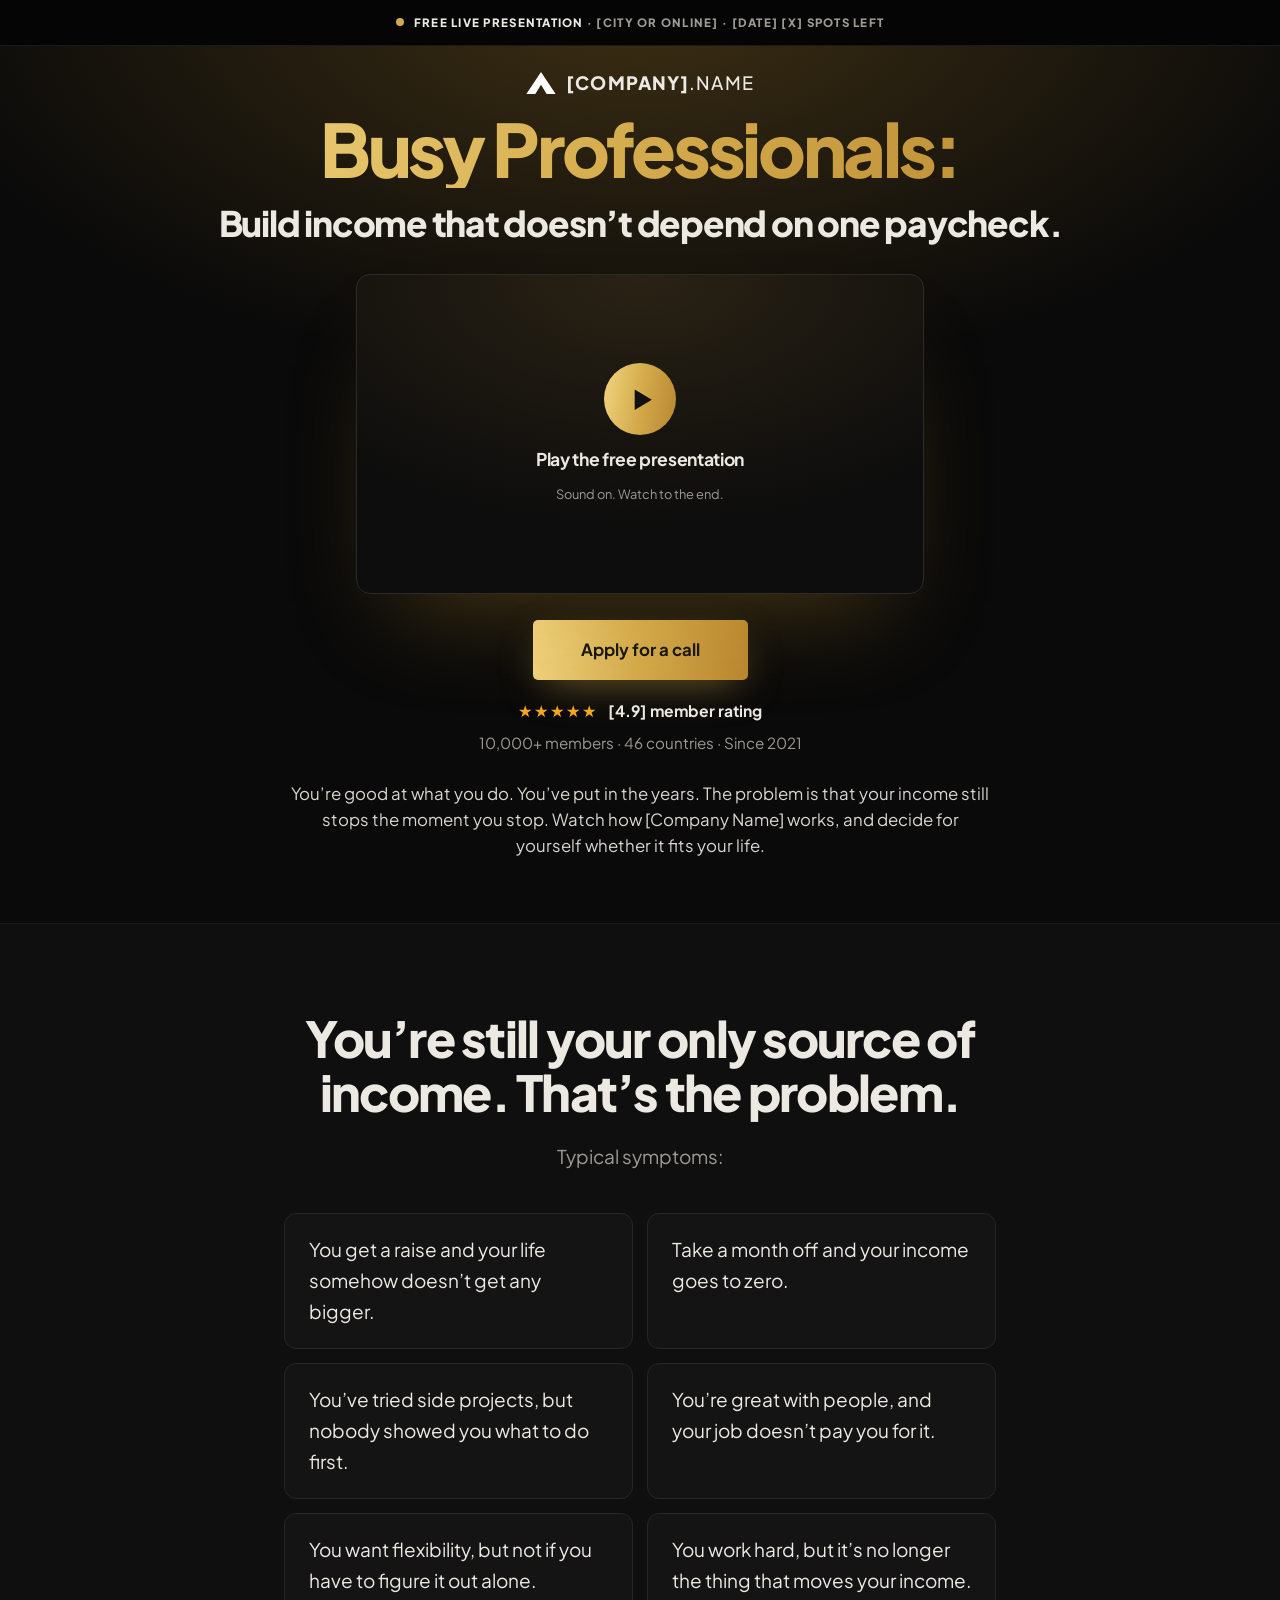
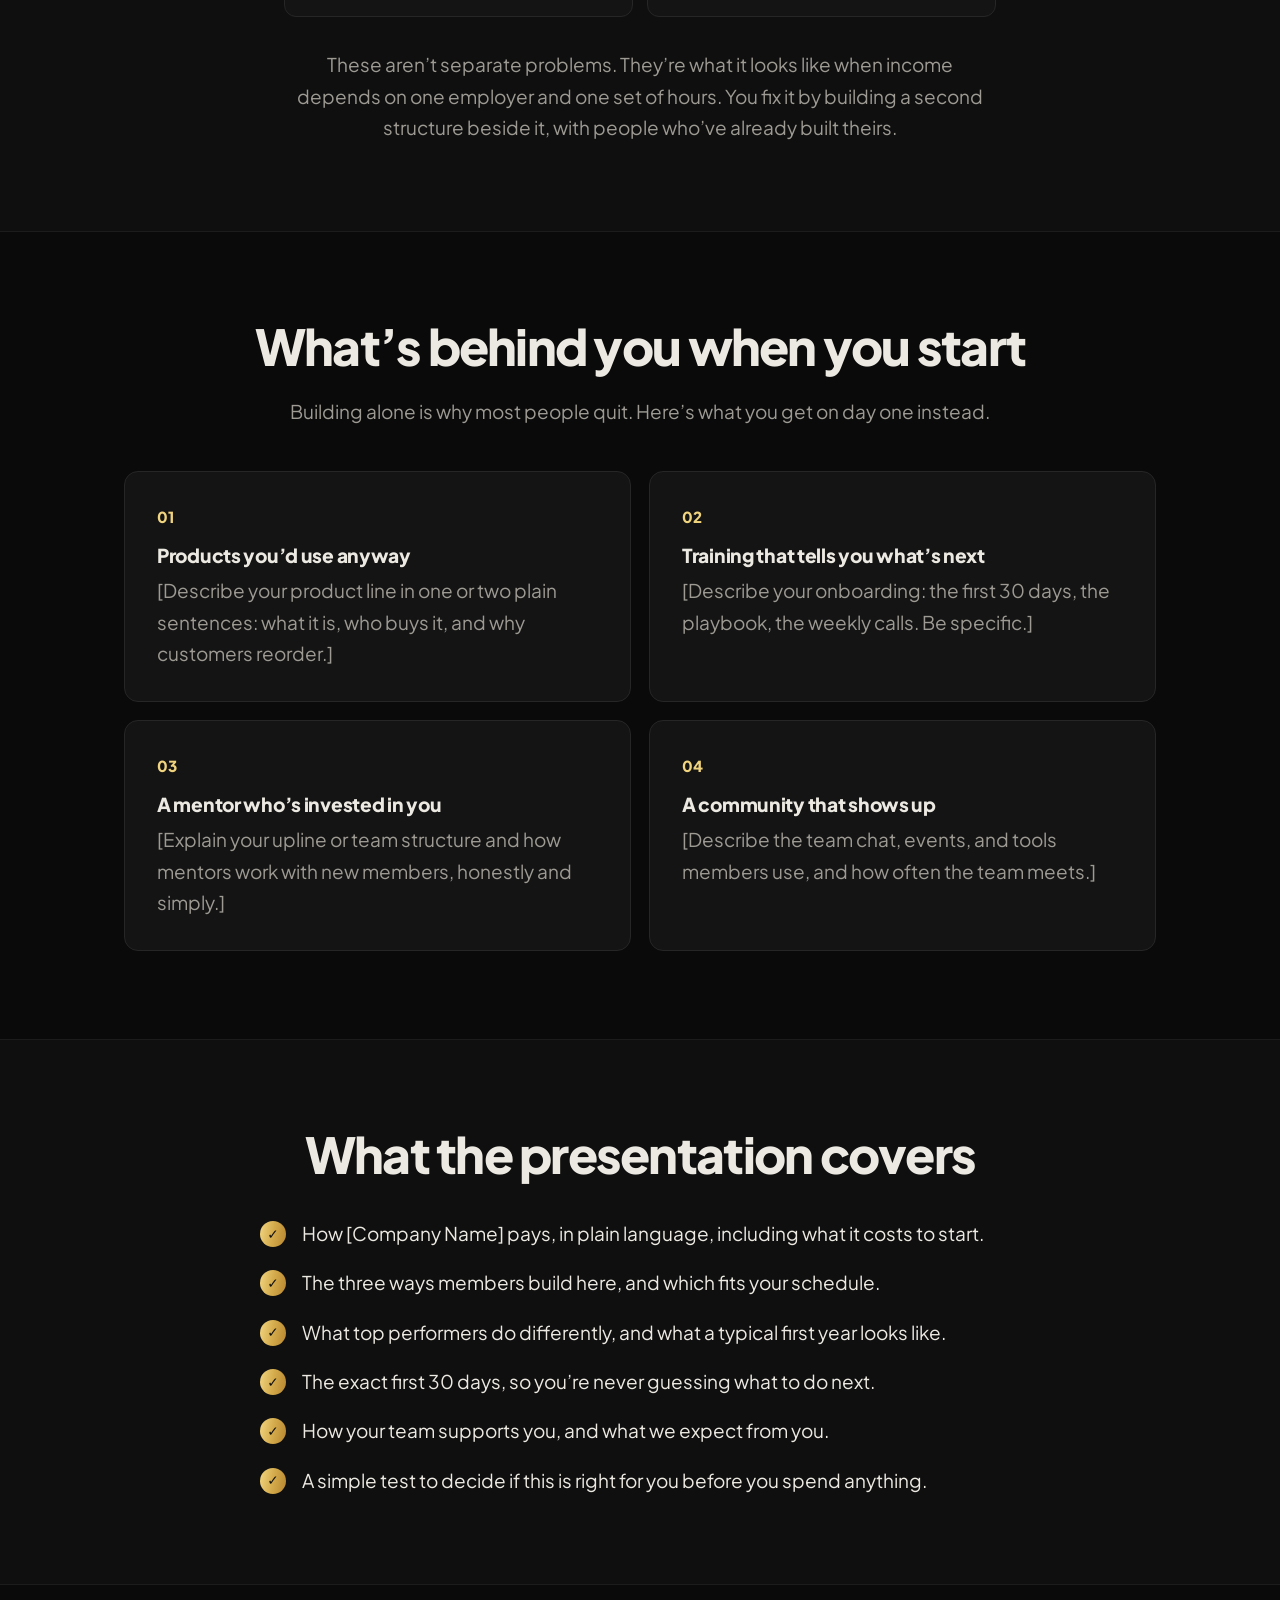
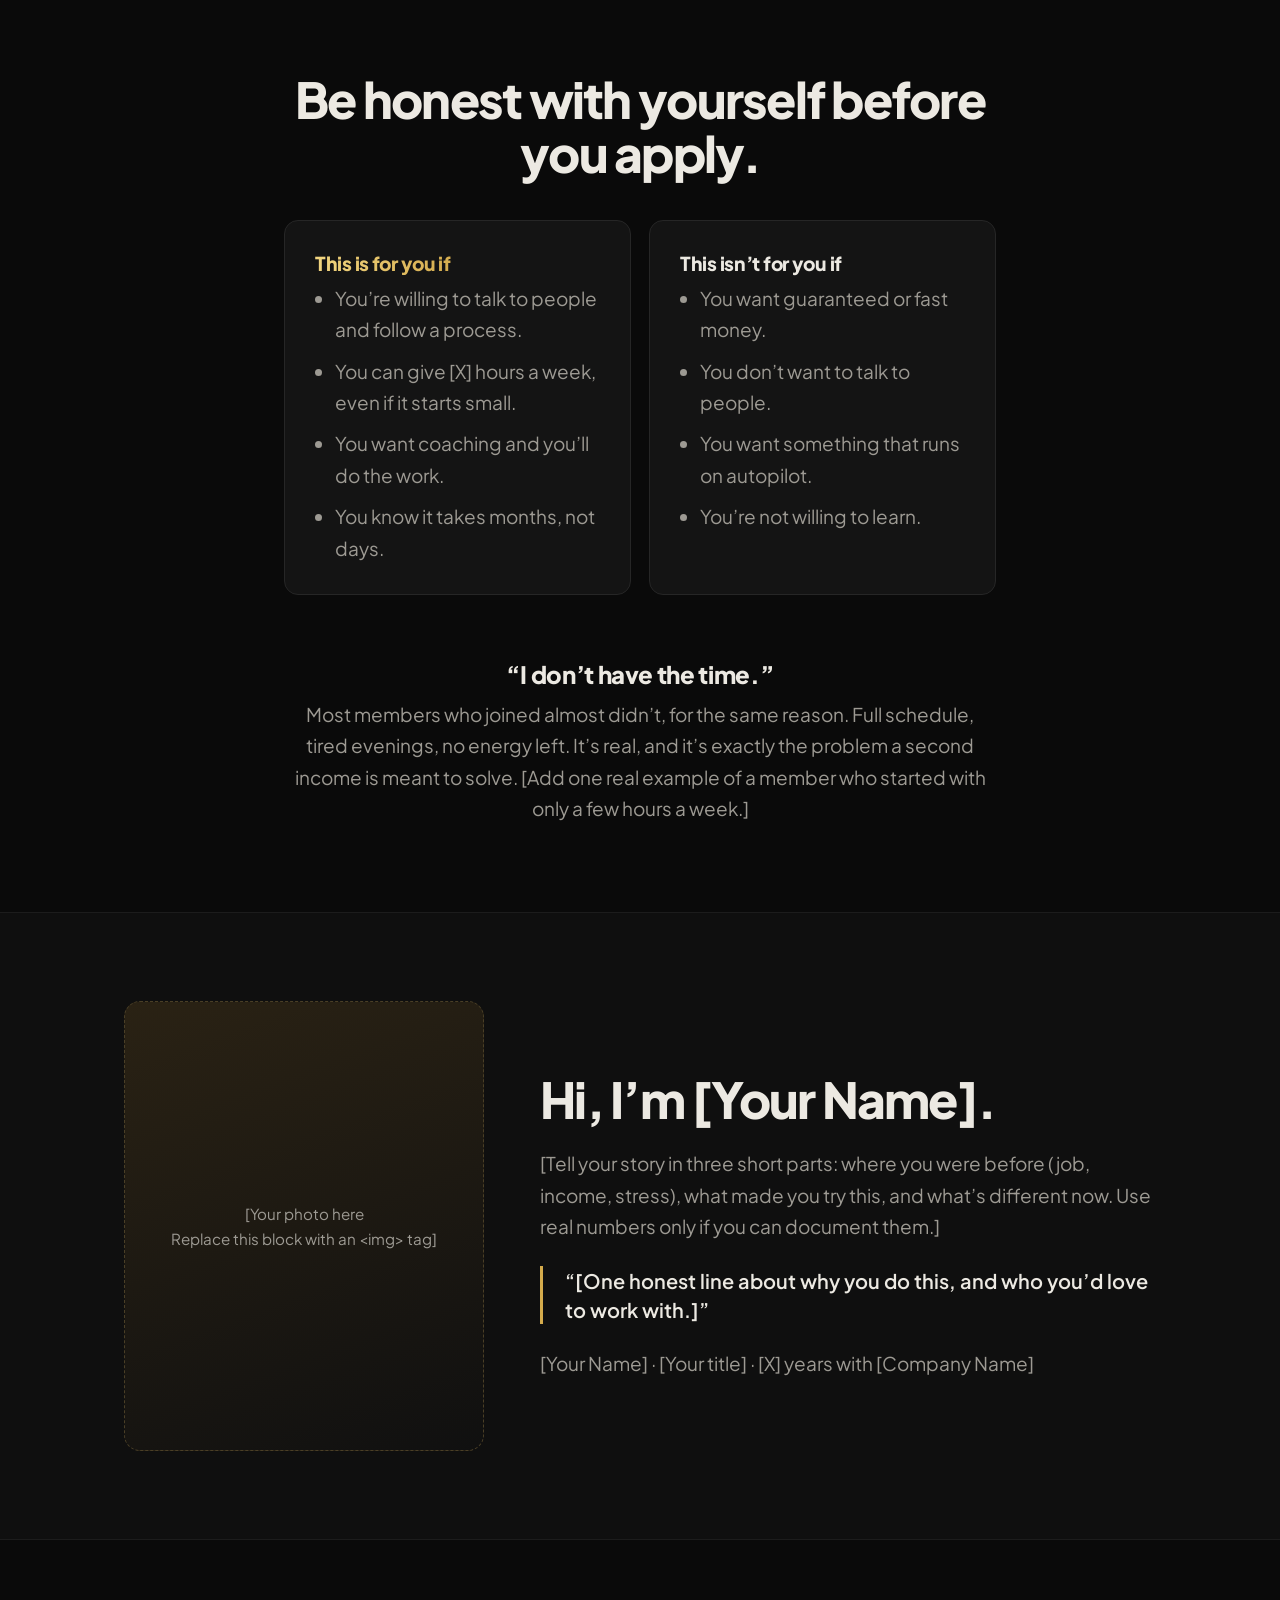
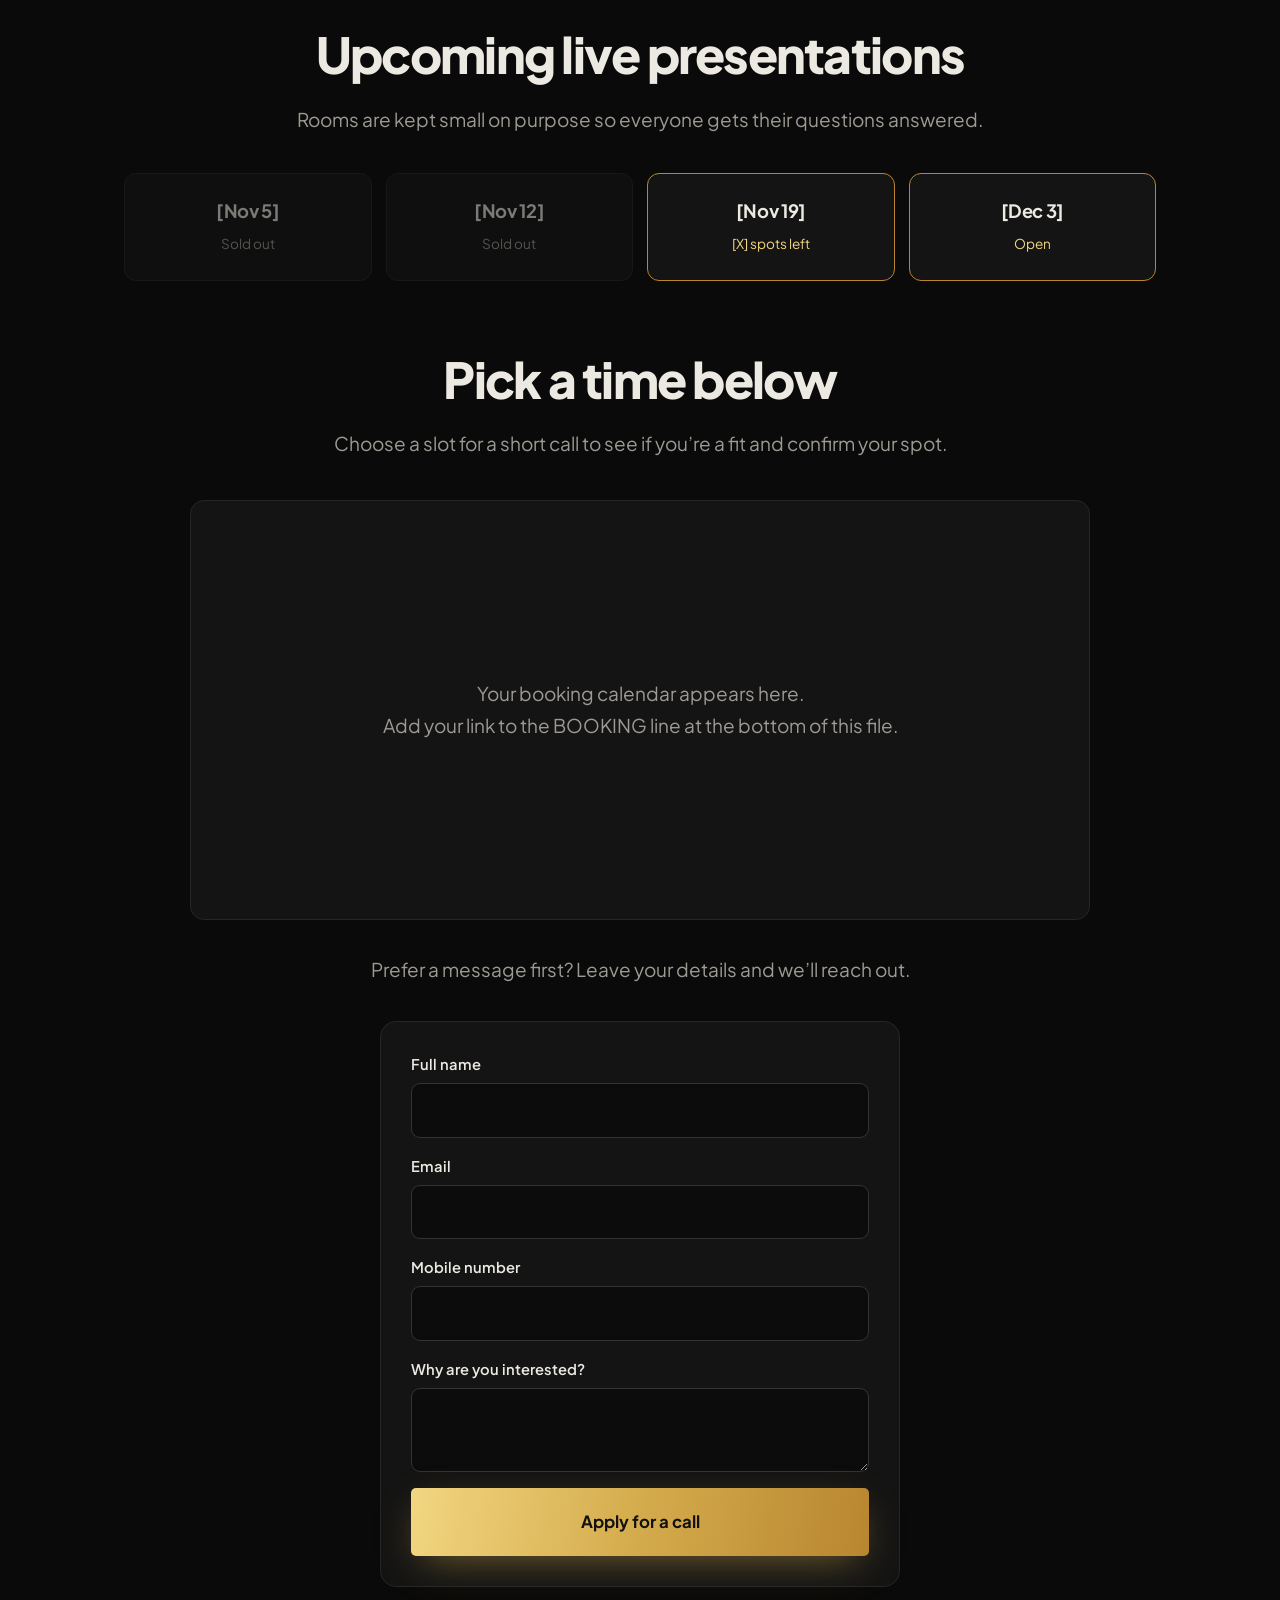
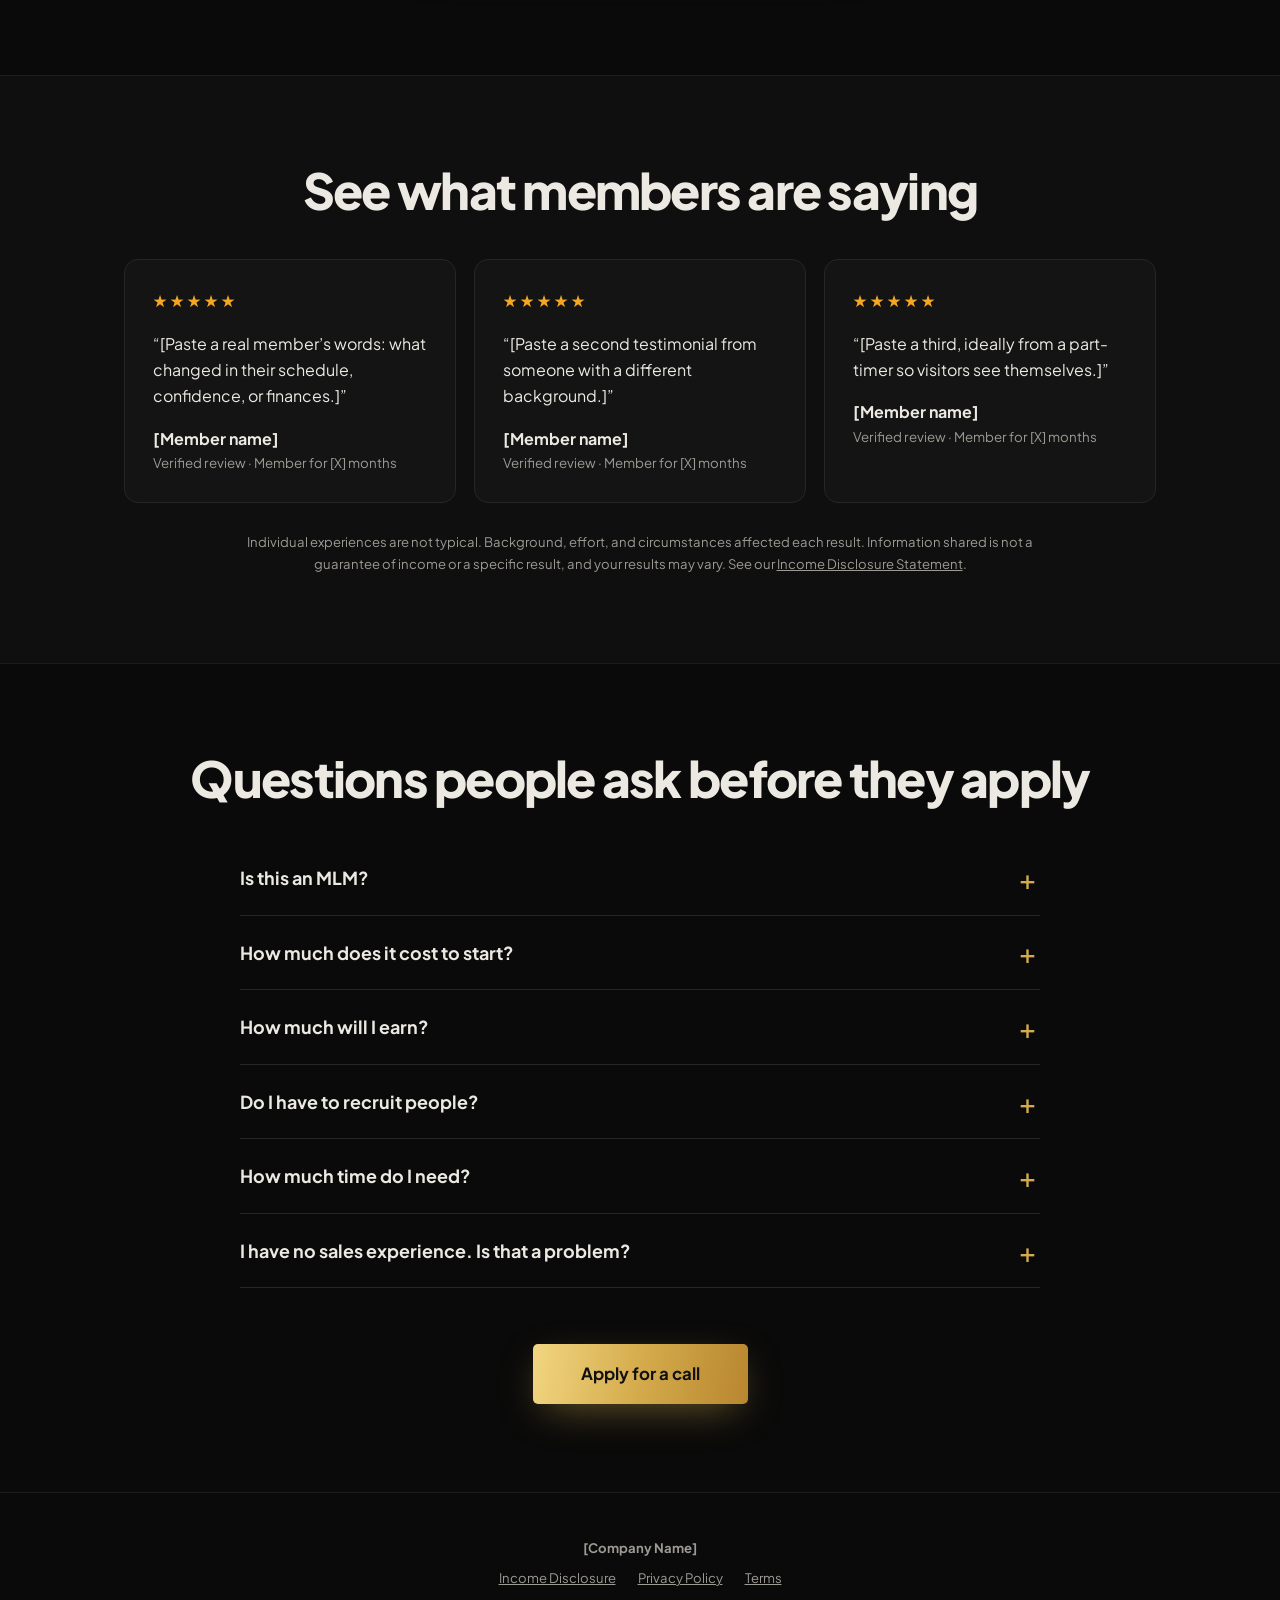
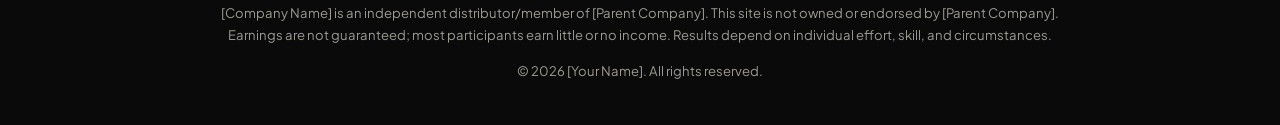
<file: index.html>
<!DOCTYPE html>
<html lang="en">
<head>
<meta charset="utf-8">
<meta name="viewport" content="width=device-width, initial-scale=1">
<title>XENTRA · Free Business Presentation</title>
<meta name="description" content="Watch the free presentation: how [Company Name] works, who it’s for, and what it really takes to build income with a team behind you.">
<link rel="preconnect" href="https://fonts.googleapis.com">
<link rel="preconnect" href="https://fonts.gstatic.com" crossorigin>
<link href="https://fonts.googleapis.com/css2?family=Plus+Jakarta+Sans:wght@400;500;600;700;800&display=swap" rel="stylesheet">
<!--
  REPLACE everything in [square brackets]: company, name, costs, dates, testimonials, links.
  VIDEO: paste your link into the VIDEO line in the script at the bottom.
  BOOKING: paste your Cal.com or Calendly link into the BOOKING line.
  FORM: point the <form action> at your form service (Formspree, Netlify Forms...).
-->
<style>
:root{
  --bg:#0a0a0a; --card:#141414; --line:#262626; --text:#ece9e2; --muted:#9d9a93;
  --g1:#f2d681; --g2:#d4ab4c; --g3:#b8862f;
  --gold:linear-gradient(100deg,var(--g1) 0%,var(--g2) 50%,var(--g3) 100%);
  color-scheme:dark;
}
*{box-sizing:border-box;margin:0}
html{scroll-padding-top:20px}
@media (prefers-reduced-motion:no-preference){html{scroll-behavior:smooth}}
body{background:var(--bg);color:var(--text);font-family:"Plus Jakarta Sans",system-ui,sans-serif;font-size:19px;line-height:1.65;-webkit-font-smoothing:antialiased;
  background-image:radial-gradient(ellipse 80% 520px at 50% 0,rgba(176,130,40,.30),transparent 72%);background-repeat:no-repeat}
a{color:inherit}
:focus-visible{outline:3px solid var(--g2);outline-offset:3px;border-radius:4px}
.wrap{max-width:1080px;margin:0 auto;padding:0 24px}
.narrow{max-width:760px}
section{padding:88px 0}
.c{text-align:center}.c p{margin-inline:auto}
h1,h2,h3{font-weight:800;line-height:1.08;letter-spacing:-.035em}
h2{font-size:clamp(2rem,4.6vw,3.1rem);margin-bottom:22px}
h3{font-size:1.2rem;letter-spacing:-.015em;line-height:1.25;margin-bottom:8px}
.goldtext{background:var(--gold);-webkit-background-clip:text;background-clip:text;color:transparent}
.muted{color:var(--muted)}

/* announcement bar */
.ann{position:sticky;top:0;z-index:50;transition:transform .35s cubic-bezier(.4,0,.2,1);background:#050505;border-bottom:1px solid #1a1a1a;text-align:center;padding:13px 16px;font-size:.72rem;font-weight:800;letter-spacing:.11em;text-transform:uppercase}
.ann i{display:inline-block;width:8px;height:8px;border-radius:50%;background:var(--g2);margin-right:10px;vertical-align:1px}
.ann span{color:var(--muted)}
.ann.hide{transform:translateY(-100%)}
@media (prefers-reduced-motion:reduce){.ann{transition:none}}

/* hero */
.hero{padding:22px 0 64px;text-align:center}
.logo{display:inline-flex;align-items:center;gap:10px;font-weight:800;font-size:1.15rem;letter-spacing:.06em;text-transform:uppercase;text-decoration:none}
.logo svg{width:30px;fill:#fff}
.logo small{font-weight:500;font-size:inherit}
h1{font-size:clamp(2.4rem,7vw,4.6rem);margin-top:6px;letter-spacing:-.045em}
.hsub{font-size:clamp(1.35rem,3vw,2.2rem);font-weight:800;letter-spacing:-.035em;margin:6px 0 22px}
.frame{position:relative;aspect-ratio:16/9;width:min(100%,clamp(380px,calc((100vh - 580px) * 1.7778),640px));width:min(100%,clamp(380px,calc((100svh - 580px) * 1.7778),640px));margin:0 auto;border-radius:14px;overflow:hidden;background:radial-gradient(120% 120% at 50% 0,#2a2214 0%,#0d0d0d 65%);border:1px solid #2b2b2b;box-shadow:0 50px 100px -40px rgba(190,140,40,.35)}
.frame iframe,.frame video{position:absolute;inset:0;width:100%;height:100%;border:0;background:#000}
.play{position:absolute;inset:0;width:100%;display:flex;flex-direction:column;align-items:center;justify-content:center;gap:10px;background:none;border:0;color:var(--text);font:inherit;cursor:pointer;padding:24px}
.disc{width:clamp(56px,9vw,72px);aspect-ratio:1;border-radius:50%;background:var(--gold);display:grid;place-items:center;transition:transform .2s}
.play:hover .disc{transform:scale(1.07)}
.play svg{width:38%;fill:#111;margin-left:7%}
.play strong{font-size:clamp(.95rem,2vw,1.1rem);letter-spacing:-.02em}
.hint{color:var(--muted);font-size:.8rem}
.btn{display:inline-block;background:var(--gold);color:#111;font:inherit;font-weight:700;font-size:1.05rem;padding:16px 48px;border-radius:5px;text-decoration:none;border:0;cursor:pointer;box-shadow:0 12px 40px -12px rgba(212,171,76,.55);transition:transform .15s,filter .15s}
.btn:hover{filter:brightness(1.1);transform:translateY(-2px)}
.hero .btn{margin-top:26px}
.rate{margin-top:18px;font-weight:700;font-size:.98rem}
.rate b{color:#f5a623;letter-spacing:2px;margin-right:10px}
.cnt{color:var(--muted);font-size:.95rem;margin-top:6px}
.intro{margin-top:26px;font-size:1.05rem;line-height:1.55;color:#d9d6cf;max-width:700px;margin-inline:auto}

/* cards / lists */
.symp{display:grid;grid-template-columns:1fr 1fr;gap:14px;margin-top:40px;list-style:none;padding:0;text-align:left}
.symp li{background:var(--card);border:1px solid var(--line);border-radius:12px;padding:20px 24px}
.sys{display:grid;grid-template-columns:1fr 1fr;gap:18px;margin-top:44px;text-align:left}
.sys div{background:var(--card);border:1px solid var(--line);border-radius:14px;padding:32px}
.sys em{display:block;font-style:normal;font-weight:800;font-size:.95rem;margin-bottom:14px}
.sys p{color:var(--muted)}
.alt{background:#0f0f0f;border-block:1px solid #1c1c1c}
.learn{list-style:none;padding:0;max-width:760px;margin:36px auto 0;display:grid;gap:18px;text-align:left}
.learn li{position:relative;padding-left:42px}
.learn li::before{content:"✓";position:absolute;left:0;top:3px;width:26px;height:26px;border-radius:50%;background:var(--gold);color:#111;font-weight:800;font-size:.85rem;display:grid;place-items:center}
.fit{display:grid;grid-template-columns:1fr 1fr;gap:18px;margin-top:40px;text-align:left}
.fit>div{background:var(--card);border:1px solid var(--line);border-radius:14px;padding:30px}
.fit ul{padding-left:20px;display:grid;gap:10px;color:var(--muted)}

/* host */
.host{display:grid;grid-template-columns:minmax(220px,360px) 1fr;gap:56px;align-items:center;text-align:left}
.photo{aspect-ratio:4/5;border-radius:16px;background:linear-gradient(160deg,#2a2214,#101010);border:1px dashed #4a3f26;display:grid;place-items:center;color:var(--muted);text-align:center;padding:20px;font-size:.95rem}
blockquote{font-size:1.25rem;font-weight:600;line-height:1.45;border-left:3px solid var(--g2);padding-left:22px;margin:24px 0;color:var(--text)}

/* dates */
.dates{display:grid;grid-template-columns:repeat(4,1fr);gap:14px;margin-top:38px}
.date{background:var(--card);border:1px solid var(--line);border-radius:12px;padding:22px 14px;text-decoration:none}
.date b{display:block;font-size:1.15rem;letter-spacing:-.02em}
.date span{font-size:.85rem;color:var(--muted)}
.date.open{border-color:var(--g3)}.date.open span{color:var(--g1)}
.date.out{opacity:.5}
.book{max-width:900px;margin:40px auto 0;min-height:420px;border:1px solid var(--line);border-radius:14px;background:var(--card);display:grid;place-items:center;overflow:hidden;color:var(--muted);padding:24px}
.book iframe{width:100%;height:640px;border:0}

/* reviews + faq */
.cards{display:grid;grid-template-columns:repeat(3,1fr);gap:18px;margin-top:42px;text-align:left}
.card{background:var(--card);border:1px solid var(--line);border-radius:14px;padding:28px;display:flex;flex-direction:column;gap:16px;font-size:1rem}
.stars{color:#f5a623;letter-spacing:3px}
.card small{display:block;color:var(--muted)}
.fine{color:var(--muted);font-size:.82rem;margin-top:28px;max-width:80ch}
.faq{max-width:800px;margin:36px auto 0;text-align:left}
details{border-bottom:1px solid var(--line)}
summary{list-style:none;cursor:pointer;font-weight:700;font-size:1.12rem;padding:22px 40px 22px 0;position:relative}
summary::-webkit-details-marker{display:none}
summary::after{content:"+";position:absolute;right:4px;top:50%;translate:0 -50%;font-size:1.7rem;color:var(--g2);font-weight:500}
details[open] summary::after{content:"–"}
details p{color:var(--muted);padding:0 0 24px}
form{max-width:520px;margin:36px auto 0;background:var(--card);border:1px solid var(--line);border-radius:16px;padding:30px;display:grid;gap:16px;text-align:left}
label{display:grid;gap:7px;font-weight:600;font-size:.92rem}
input,textarea{font:inherit;background:#0c0c0c;color:var(--text);border:1px solid #333;border-radius:9px;padding:14px 16px;width:100%}
textarea{min-height:84px;resize:vertical}
form .btn{width:100%;padding:20px}
footer{padding:44px 0;border-top:1px solid #1c1c1c;color:var(--muted);font-size:.82rem;text-align:center}
footer p{max-width:86ch;margin:14px auto 0}
footer nav{display:flex;gap:22px;justify-content:center;flex-wrap:wrap;margin-top:8px}

@media (max-width:820px){
  body{font-size:17px}
  section{padding:60px 0}
  .symp,.sys,.fit,.host,.cards{grid-template-columns:1fr}
  .host{gap:32px}
  .dates{grid-template-columns:1fr 1fr}
  .btn{padding:20px 34px}
  .ann{font-size:.64rem}
}
</style>
</head>
<body>

<div class="ann"><i></i>Free live presentation <span>· [City or Online] · [Date] [X] spots left</span></div>

<main>
<!-- HERO -->
<section class="hero">
  <div class="wrap">
    <a class="logo" href="#top"><svg viewBox="0 0 40 30" aria-hidden="true"><path d="M20 0 40 30H28L20 17 12 30H0z"/></svg><span>[Company]<small>.Name</small></span></a>
    <h1 class="goldtext">Busy Professionals:</h1>
    <p class="hsub">Build income that doesn’t depend on one paycheck.</p>

    <div class="frame" id="frame">
      <button class="play" id="play" type="button" aria-label="Play the business presentation">
        <span class="disc"><svg viewBox="0 0 24 24" aria-hidden="true"><path d="M5 3v18l15-9z"/></svg></span>
        <strong>Play the free presentation</strong>
        <span class="hint" id="hint">Sound on. Watch to the end.</span>
      </button>
    </div>

    <a class="btn" href="#apply">Apply for a call</a>
    <p class="rate"><b>★★★★★</b>[4.9] member rating</p>
    <p class="cnt">10,000+ members · 46 countries · Since 2021</p>

    <p class="intro">You’re good at what you do. You’ve put in the years. The problem is that your income still stops the moment you stop. Watch how [Company Name] works, and decide for yourself whether it fits your life.</p>
  </div>
</section>

<!-- PROBLEM -->
<section class="alt c">
  <div class="wrap narrow">
    <h2>You’re still your only source of income. That’s the problem.</h2>
    <p class="muted">Typical symptoms:</p>
    <ul class="symp">
      <li>You get a raise and your life somehow doesn’t get any bigger.</li>
      <li>Take a month off and your income goes to zero.</li>
      <li>You’ve tried side projects, but nobody showed you what to do first.</li>
      <li>You’re great with people, and your job doesn’t pay you for it.</li>
      <li>You want flexibility, but not if you have to figure it out alone.</li>
      <li>You work hard, but it’s no longer the thing that moves your income.</li>
    </ul>
    <p class="muted" style="margin-top:32px">These aren’t separate problems. They’re what it looks like when income depends on one employer and one set of hours. You fix it by building a second structure beside it, with people who’ve already built theirs.</p>
  </div>
</section>

<!-- FOUR PILLARS -->
<section class="c">
  <div class="wrap">
    <h2>What’s behind you when you start</h2>
    <p class="muted">Building alone is why most people quit. Here’s what you get on day one instead.</p>
    <div class="sys">
      <div><em class="goldtext">01</em><h3>Products you’d use anyway</h3><p>[Describe your product line in one or two plain sentences: what it is, who buys it, and why customers reorder.]</p></div>
      <div><em class="goldtext">02</em><h3>Training that tells you what’s next</h3><p>[Describe your onboarding: the first 30 days, the playbook, the weekly calls. Be specific.]</p></div>
      <div><em class="goldtext">03</em><h3>A mentor who’s invested in you</h3><p>[Explain your upline or team structure and how mentors work with new members, honestly and simply.]</p></div>
      <div><em class="goldtext">04</em><h3>A community that shows up</h3><p>[Describe the team chat, events, and tools members use, and how often the team meets.]</p></div>
    </div>
  </div>
</section>

<!-- WHAT IT COVERS -->
<section class="alt c">
  <div class="wrap">
    <h2>What the presentation covers</h2>
    <ul class="learn">
      <li>How [Company Name] pays, in plain language, including what it costs to start.</li>
      <li>The three ways members build here, and which fits your schedule.</li>
      <li>What top performers do differently, and what a typical first year looks like.</li>
      <li>The exact first 30 days, so you’re never guessing what to do next.</li>
      <li>How your team supports you, and what we expect from you.</li>
      <li>A simple test to decide if this is right for you before you spend anything.</li>
    </ul>
  </div>
</section>

<!-- FIT + OBJECTION -->
<section class="c">
  <div class="wrap narrow">
    <h2>Be honest with yourself before you apply.</h2>
    <div class="fit">
      <div><h3 class="goldtext">This is for you if</h3><ul><li>You’re willing to talk to people and follow a process.</li><li>You can give [X] hours a week, even if it starts small.</li><li>You want coaching and you’ll do the work.</li><li>You know it takes months, not days.</li></ul></div>
      <div><h3>This isn’t for you if</h3><ul><li>You want guaranteed or fast money.</li><li>You don’t want to talk to people.</li><li>You want something that runs on autopilot.</li><li>You’re not willing to learn.</li></ul></div>
    </div>
    <h3 style="margin-top:64px;font-size:1.5rem">“I don’t have the time.”</h3>
    <p class="muted" style="margin-top:10px">Most members who joined almost didn’t, for the same reason. Full schedule, tired evenings, no energy left. It’s real, and it’s exactly the problem a second income is meant to solve. [Add one real example of a member who started with only a few hours a week.]</p>
  </div>
</section>

<!-- HOST -->
<section class="alt">
  <div class="wrap host">
    <div class="photo">[Your photo here<br>Replace this block with an &lt;img&gt; tag]</div>
    <div>
      <h2>Hi, I’m [Your Name].</h2>
      <p class="muted">[Tell your story in three short parts: where you were before (job, income, stress), what made you try this, and what’s different now. Use real numbers only if you can document them.]</p>
      <blockquote>“[One honest line about why you do this, and who you’d love to work with.]”</blockquote>
      <p class="muted">[Your Name] · [Your title] · [X] years with [Company Name]</p>
    </div>
  </div>
</section>

<!-- DATES + BOOKING -->
<section class="c" id="apply">
  <div class="wrap">
    <h2>Upcoming live presentations</h2>
    <p class="muted">Rooms are kept small on purpose so everyone gets their questions answered.</p>
    <div class="dates">
      <div class="date out"><b>[Nov 5]</b><span>Sold out</span></div>
      <div class="date out"><b>[Nov 12]</b><span>Sold out</span></div>
      <a class="date open" href="#book"><b>[Nov 19]</b><span>[X] spots left</span></a>
      <a class="date open" href="#book"><b>[Dec 3]</b><span>Open</span></a>
    </div>
    <h2 id="book" style="margin-top:72px">Pick a time below</h2>
    <p class="muted">Choose a slot for a short call to see if you’re a fit and confirm your spot.</p>
    <div class="book" id="booking"><p>Your booking calendar appears here.<br>Add your link to the BOOKING line at the bottom of this file.</p></div>
    <p class="muted" style="margin-top:34px">Prefer a message first? Leave your details and we’ll reach out.</p>
    <form action="https://formspree.io/f/YOUR_FORM_ID" method="POST">
      <label>Full name<input name="name" autocomplete="name" required></label>
      <label>Email<input type="email" name="email" autocomplete="email" required></label>
      <label>Mobile number<input type="tel" name="phone" autocomplete="tel" required></label>
      <label>Why are you interested?<textarea name="why"></textarea></label>
      <button class="btn" type="submit">Apply for a call</button>
    </form>
  </div>
</section>

<!-- REVIEWS -->
<section class="alt c">
  <div class="wrap">
    <h2>See what members are saying</h2>
    <div class="cards">
      <div class="card"><span class="stars" aria-label="5 stars">★★★★★</span><p>“[Paste a real member’s words: what changed in their schedule, confidence, or finances.]”</p><div><strong>[Member name]</strong><small>Verified review · Member for [X] months</small></div></div>
      <div class="card"><span class="stars" aria-label="5 stars">★★★★★</span><p>“[Paste a second testimonial from someone with a different background.]”</p><div><strong>[Member name]</strong><small>Verified review · Member for [X] months</small></div></div>
      <div class="card"><span class="stars" aria-label="5 stars">★★★★★</span><p>“[Paste a third, ideally from a part-timer so visitors see themselves.]”</p><div><strong>[Member name]</strong><small>Verified review · Member for [X] months</small></div></div>
    </div>
    <p class="fine" style="margin-inline:auto">Individual experiences are not typical. Background, effort, and circumstances affected each result. Information shared is not a guarantee of income or a specific result, and your results may vary. See our <a href="#">Income Disclosure Statement</a>.</p>
  </div>
</section>

<!-- FAQ -->
<section class="c">
  <div class="wrap">
    <h2>Questions people ask before they apply</h2>
    <div class="faq">
      <details><summary>Is this an MLM?</summary><p>Yes. [Company Name] is a network marketing company. You earn by selling products and, if you choose, by building a team. The presentation shows exactly how compensation works so there are no surprises.</p></details>
      <details><summary>How much does it cost to start?</summary><p>[State your real startup cost, any monthly fees or required purchases, and your refund policy.]</p></details>
      <details><summary>How much will I earn?</summary><p>Nobody can promise that, and anyone who does is selling you something. Earnings vary widely, and many members earn little or nothing. Read our <a href="#">Income Disclosure Statement</a> for the real numbers.</p></details>
      <details><summary>Do I have to recruit people?</summary><p>[Explain whether recruiting is required or optional, and how it affects pay.]</p></details>
      <details><summary>How much time do I need?</summary><p>[Give a realistic range, such as “5 to 10 hours a week to start,” and what members do in that time.]</p></details>
      <details><summary>I have no sales experience. Is that a problem?</summary><p>[Explain your training and the tools you provide. Most members start with no experience.]</p></details>
    </div>
    <a class="btn" href="#apply" style="margin-top:56px">Apply for a call</a>
  </div>
</section>
</main>

<footer>
  <div class="wrap">
    <strong>[Company Name]</strong>
    <nav><a href="#">Income Disclosure</a><a href="#">Privacy Policy</a><a href="#">Terms</a></nav>
    <p>[Company Name] is an independent distributor/member of [Parent Company]. This site is not owned or endorsed by [Parent Company]. Earnings are not guaranteed; most participants earn little or no income. Results depend on individual effort, skill, and circumstances.</p>
    <p>© 2026 [Your Name]. All rights reserved.</p>
  </div>
</footer>

<script>
/* 1) PASTE YOUR VIDEO LINK (keep the quotes). Examples:
   YouTube: "https://www.youtube.com/embed/VIDEO_ID?autoplay=1&rel=0"
   Vimeo:   "https://player.vimeo.com/video/VIDEO_ID?autoplay=1"
   File:    "presentation.mp4"                                         */
const VIDEO = "https://www.youtube.com/embed/d88EUnl1wsc?autoplay=1&rel=0";
/* 2) PASTE YOUR BOOKING LINK. Example: "https://cal.com/your-name/intro?embed=true" */
const BOOKING = "";

document.getElementById("play").addEventListener("click", () => {
  const frame = document.getElementById("frame");
  if (!VIDEO) { document.getElementById("hint").textContent = "Add your video link to the VIDEO line at the bottom of this file."; return; }
  let el;
  if (/\.(mp4|webm)(\?|$)/i.test(VIDEO)) {
    el = document.createElement("video");
    el.src = VIDEO; el.controls = true; el.autoplay = true; el.playsInline = true;
  } else {
    el = document.createElement("iframe");
    el.src = VIDEO; el.title = "Business presentation";
    el.allow = "autoplay; fullscreen; picture-in-picture"; el.allowFullscreen = true;
  }
  frame.replaceChildren(el);
});

const ann = document.querySelector(".ann");
let lastY = window.scrollY, ticking = false;
addEventListener("scroll", () => {
  if (ticking) return;
  ticking = true;
  requestAnimationFrame(() => {
    const y = window.scrollY;
    if (y <= 10) { ann.classList.remove("hide"); lastY = y; }
    else if (y > lastY + 6) { ann.classList.add("hide"); lastY = y; }
    else if (y < lastY - 6) { ann.classList.remove("hide"); lastY = y; }
    ticking = false;
  });
}, { passive: true });

if (BOOKING) {
  const f = document.createElement("iframe");
  f.src = BOOKING; f.title = "Book a call"; f.loading = "lazy";
  document.getElementById("booking").replaceChildren(f);
}
</script>
</body>
</html>
</file>
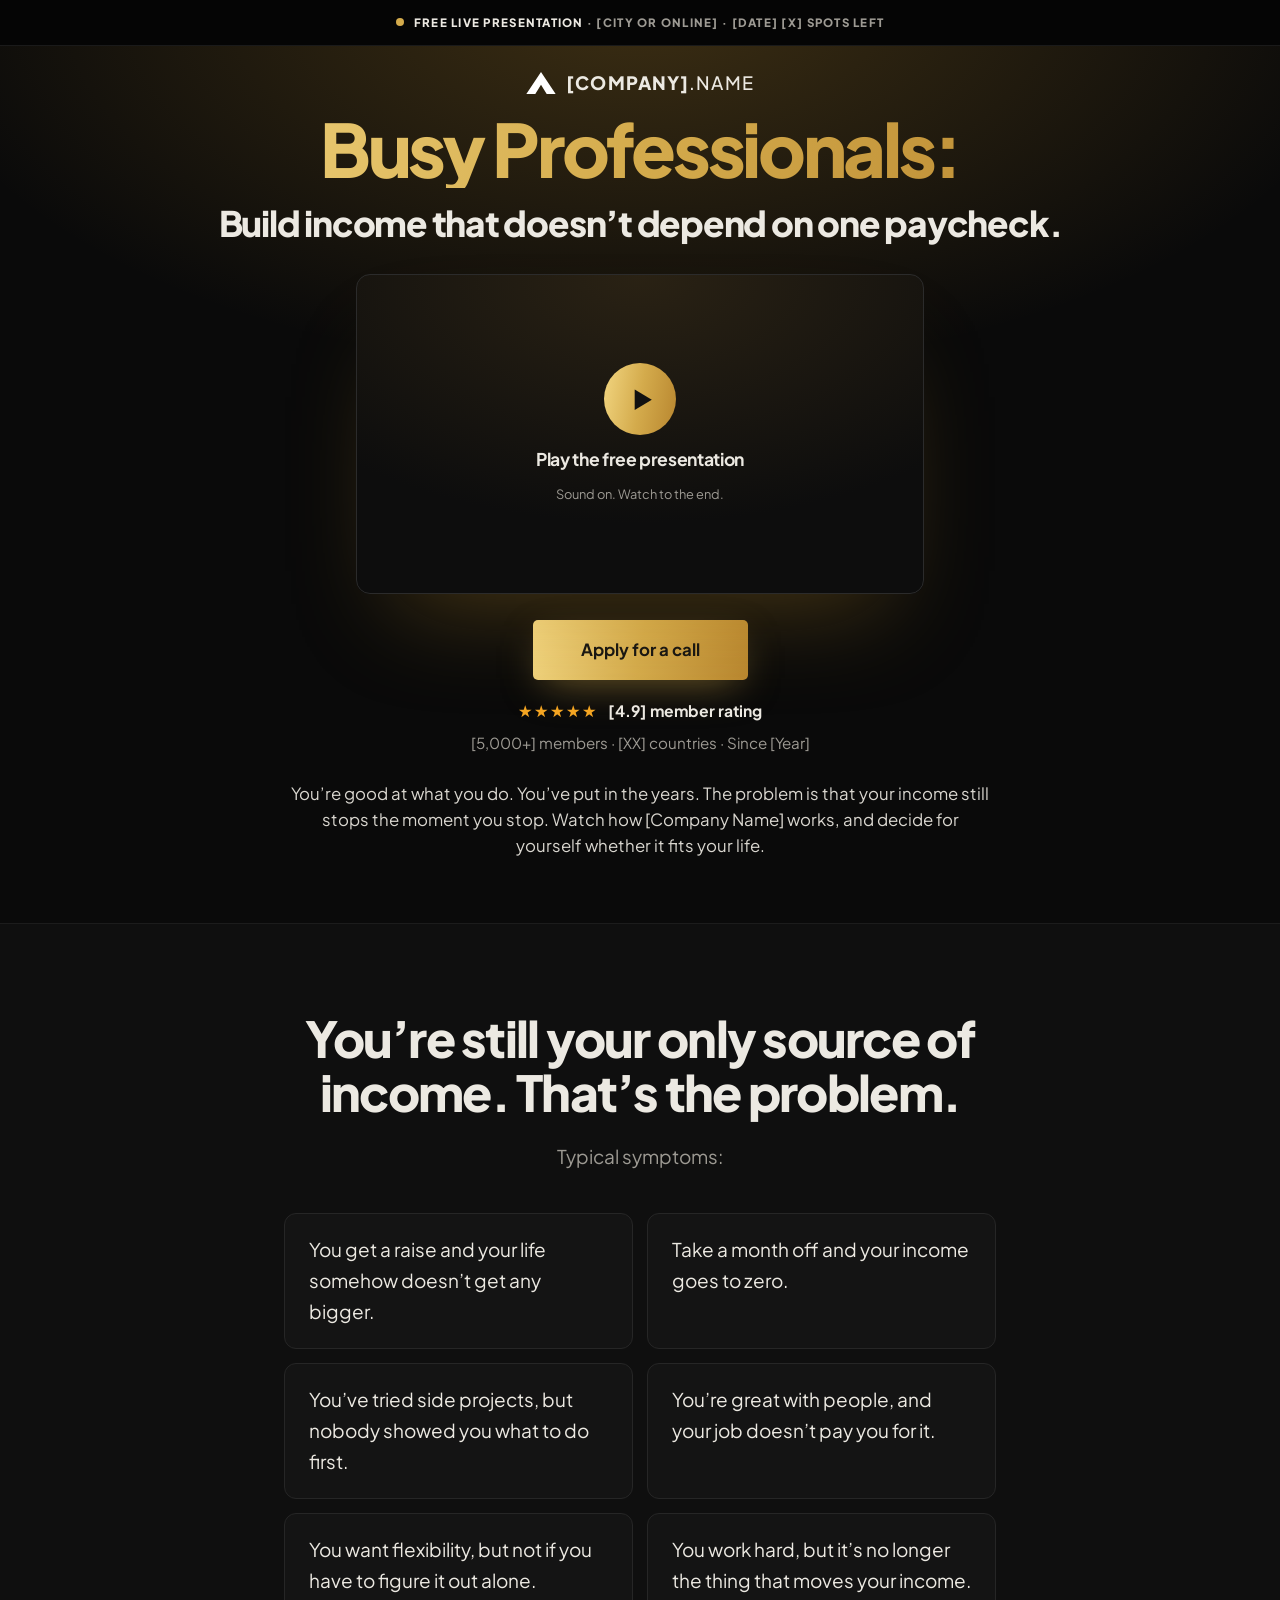
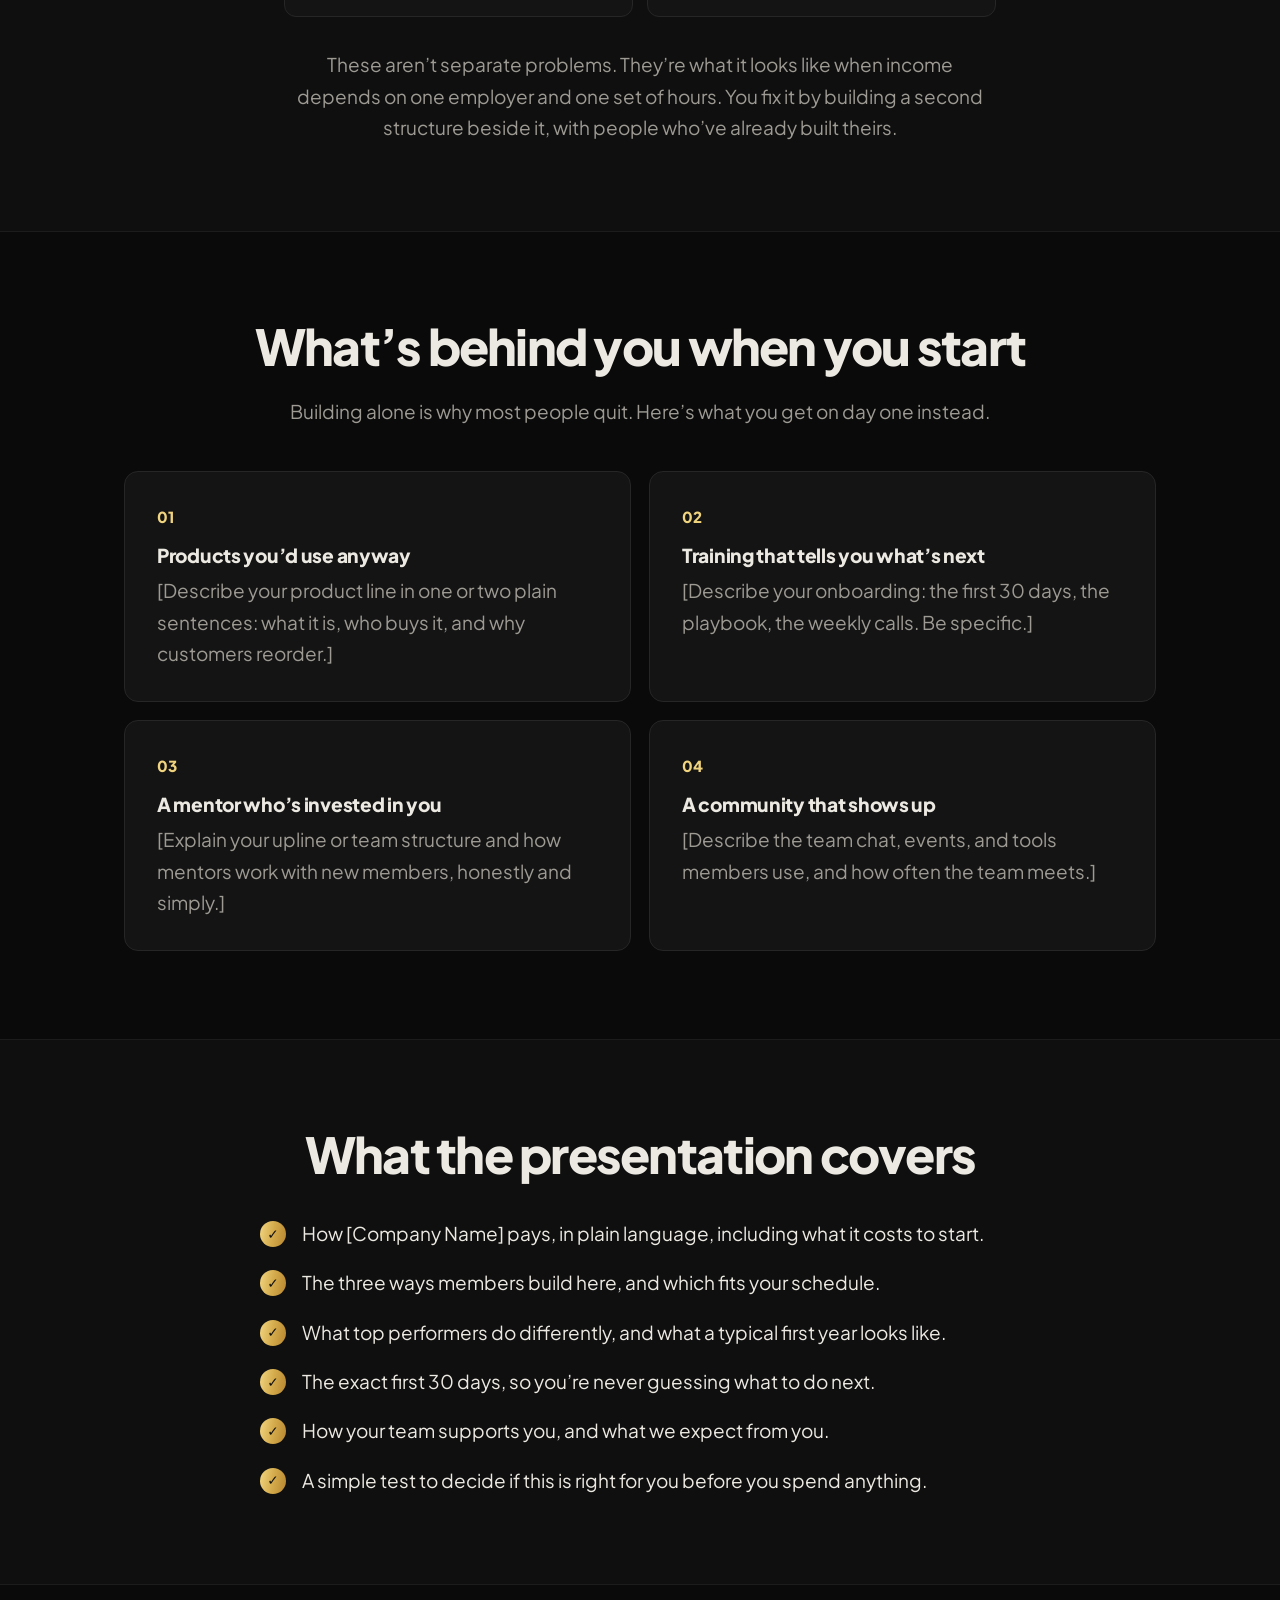
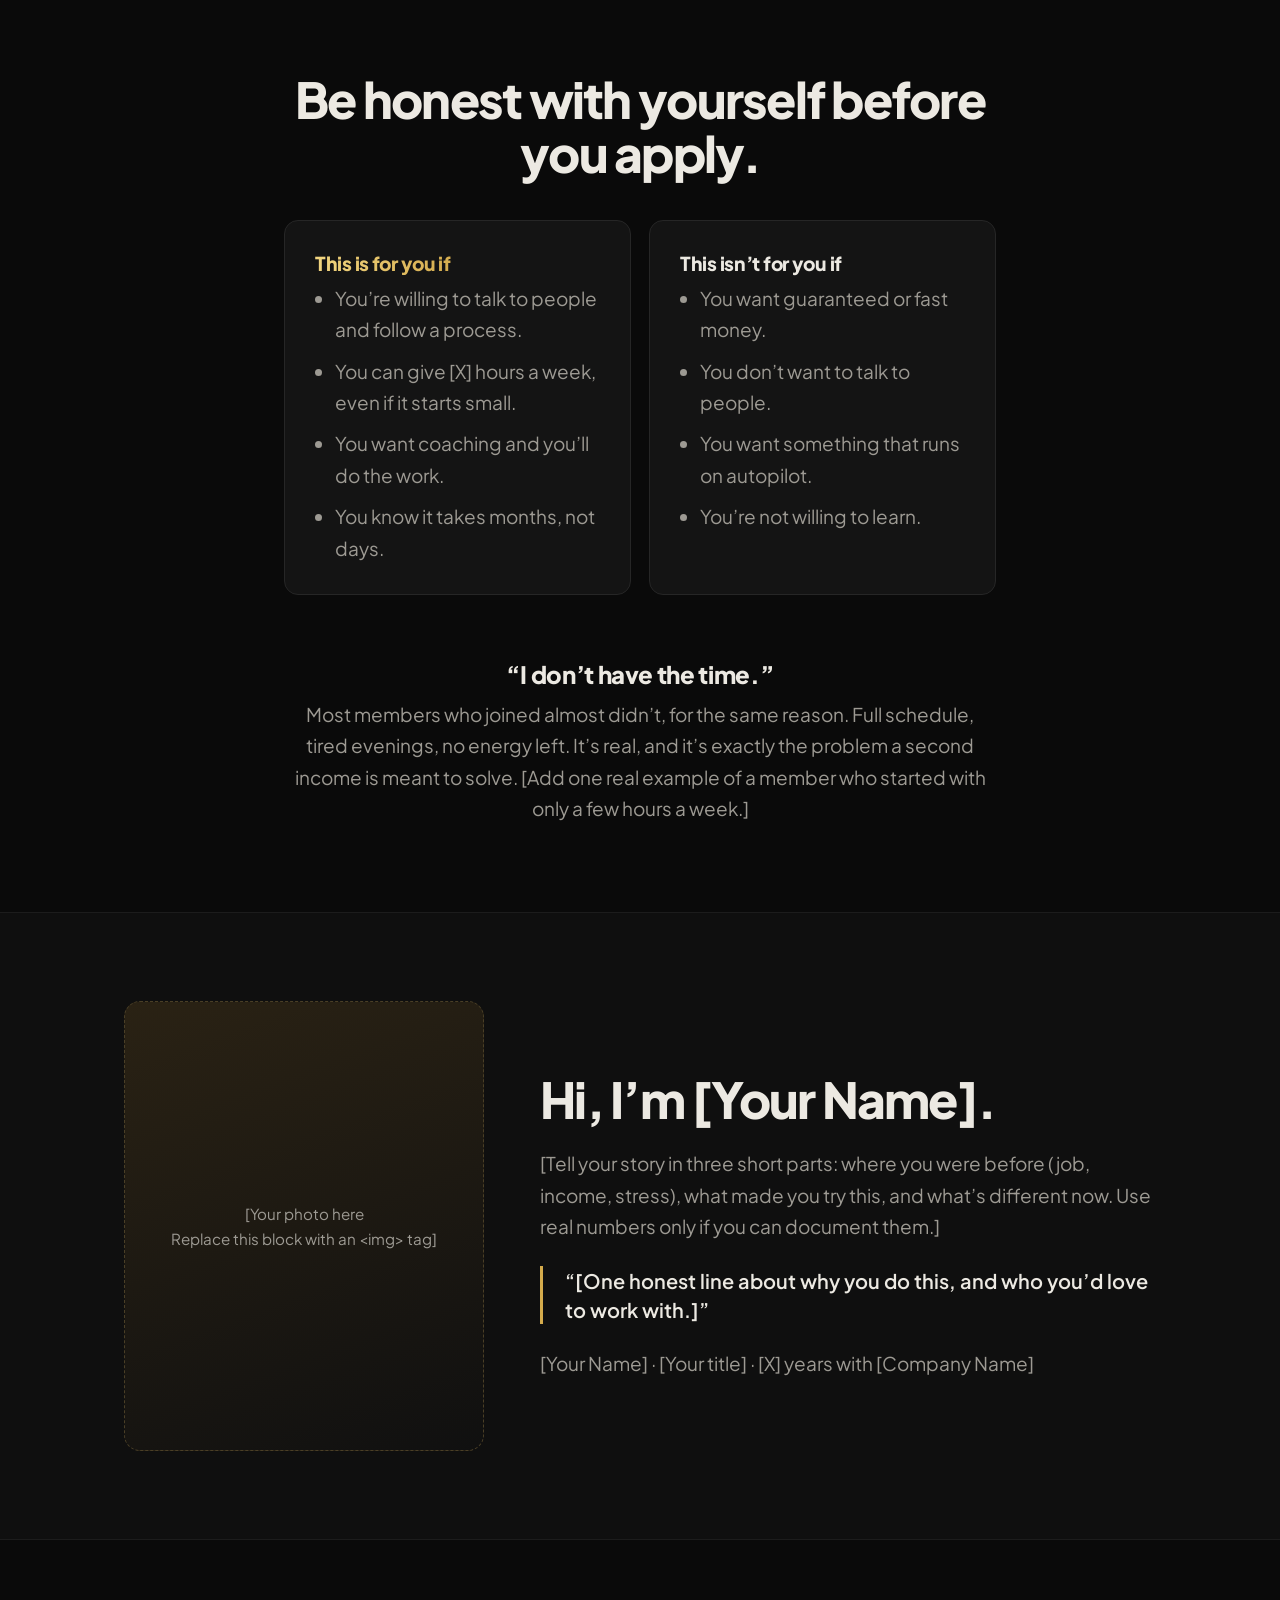
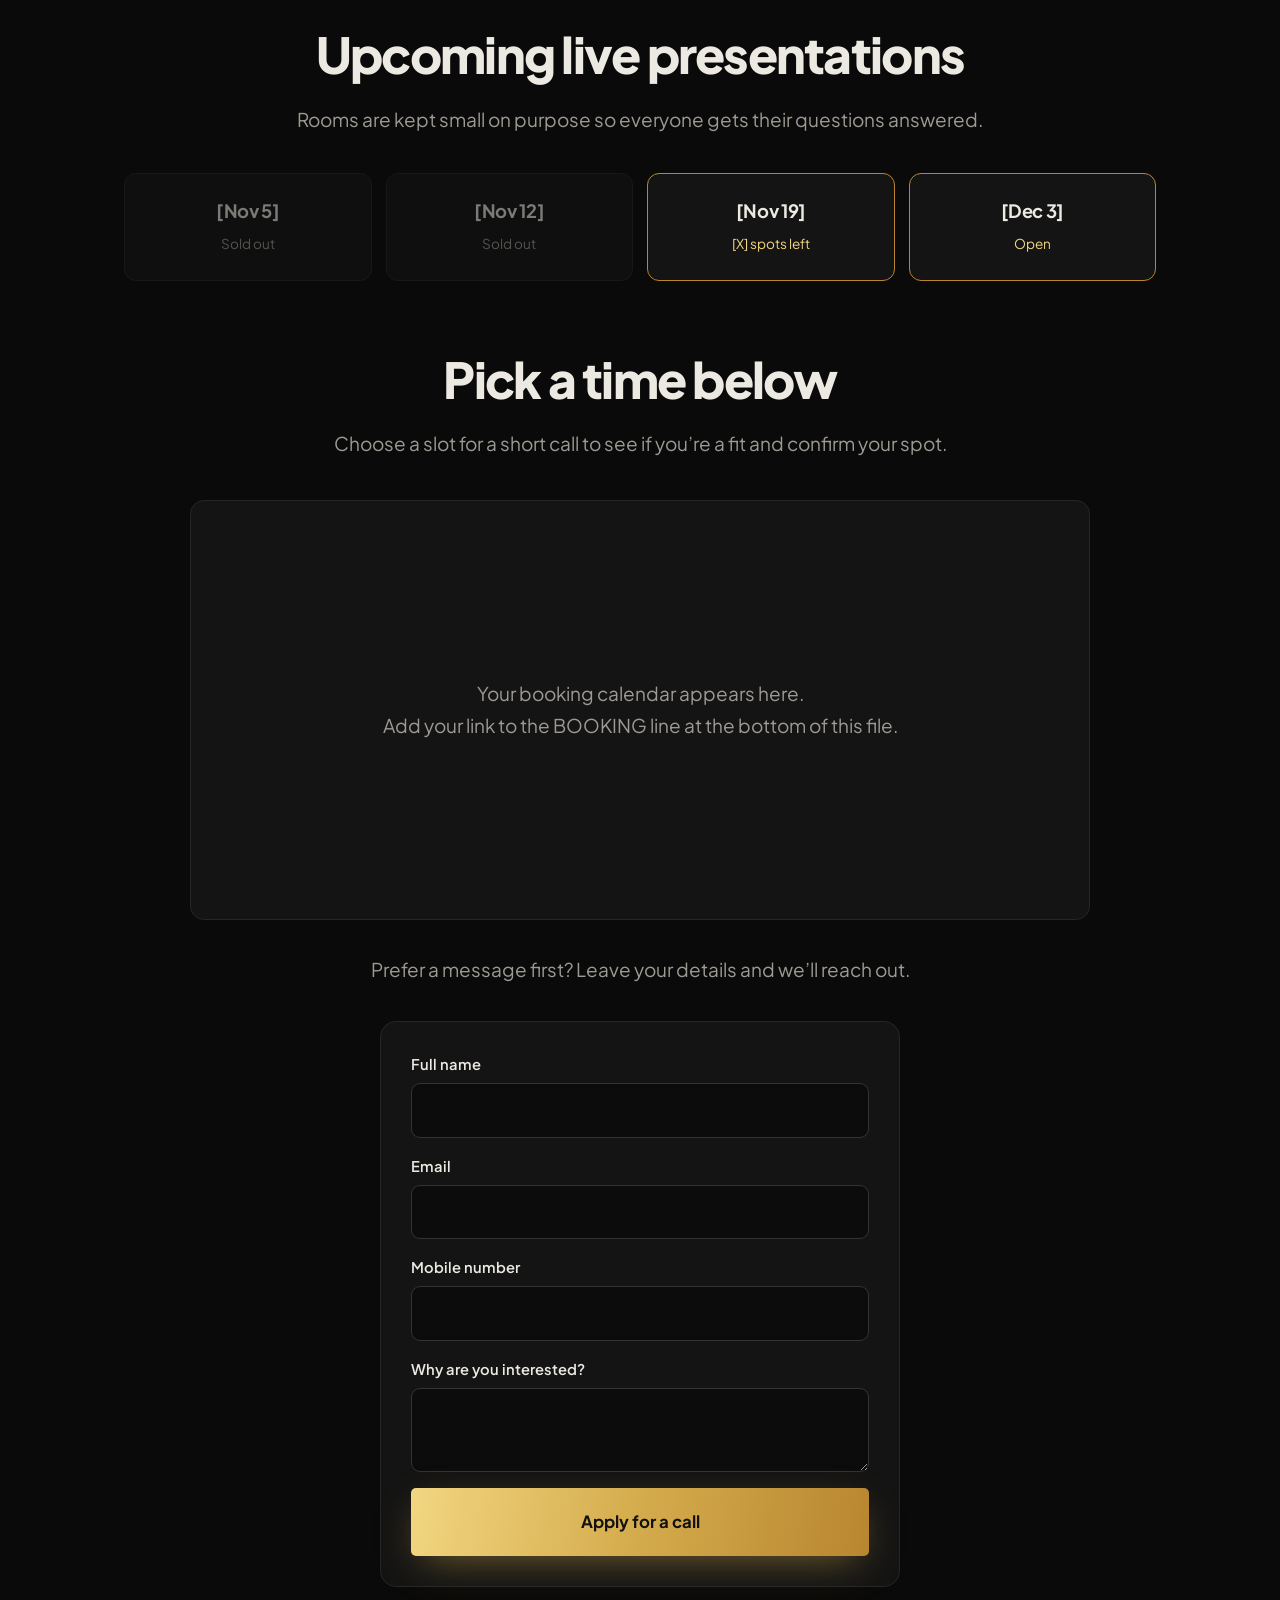
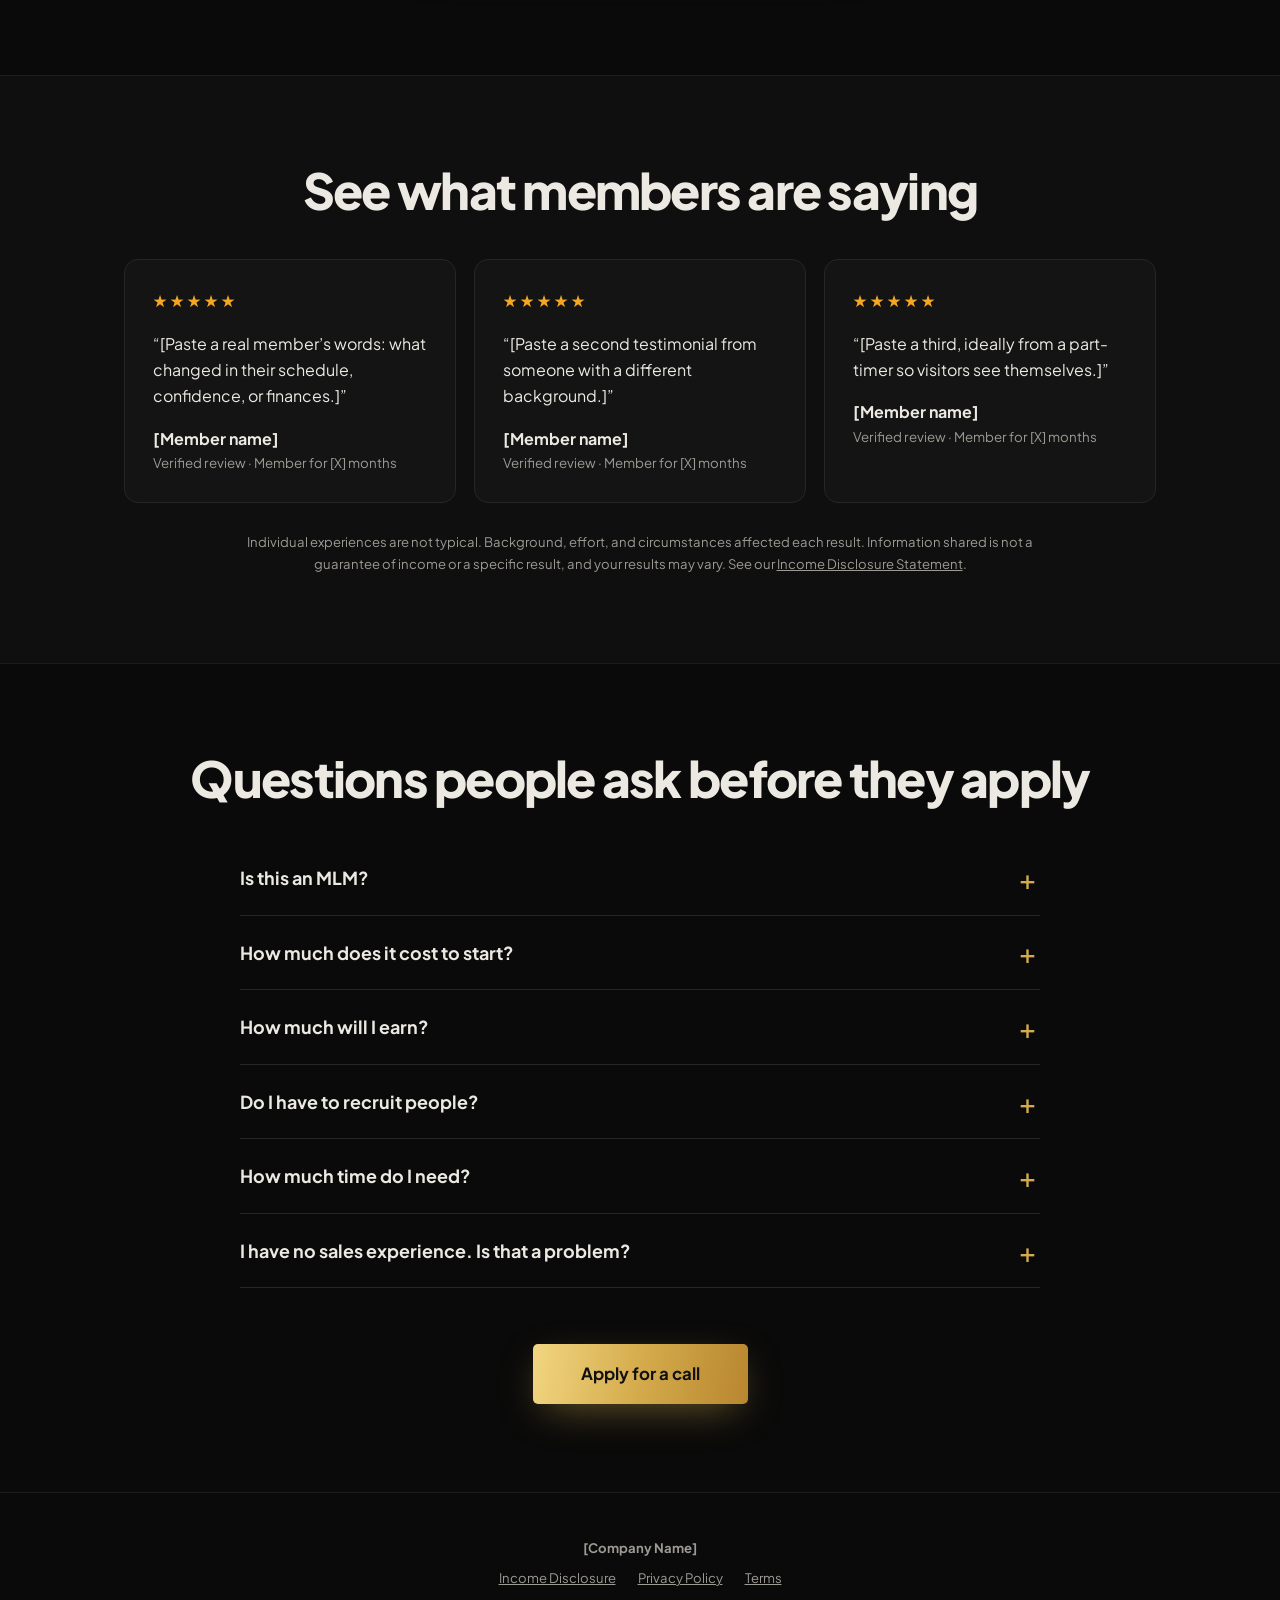
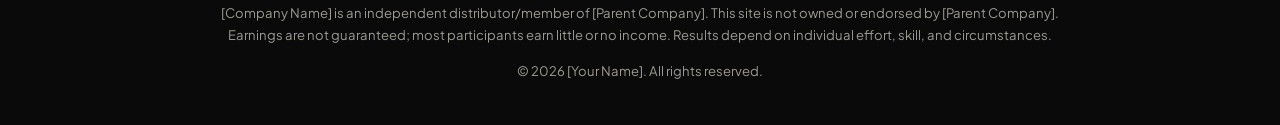
<file: indexV1_with_youtube.html>
<!DOCTYPE html>
<html lang="en">
<head>
<meta charset="utf-8">
<meta name="viewport" content="width=device-width, initial-scale=1">
<title>[Company Name] · Free Business Presentation</title>
<meta name="description" content="Watch the free presentation: how [Company Name] works, who it’s for, and what it really takes to build income with a team behind you.">
<link rel="preconnect" href="https://fonts.googleapis.com">
<link rel="preconnect" href="https://fonts.gstatic.com" crossorigin>
<link href="https://fonts.googleapis.com/css2?family=Plus+Jakarta+Sans:wght@400;500;600;700;800&display=swap" rel="stylesheet">
<!--
  REPLACE everything in [square brackets]: company, name, costs, dates, testimonials, links.
  VIDEO: paste your link into the VIDEO line in the script at the bottom.
  BOOKING: paste your Cal.com or Calendly link into the BOOKING line.
  FORM: point the <form action> at your form service (Formspree, Netlify Forms...).
-->
<style>
:root{
  --bg:#0a0a0a; --card:#141414; --line:#262626; --text:#ece9e2; --muted:#9d9a93;
  --g1:#f2d681; --g2:#d4ab4c; --g3:#b8862f;
  --gold:linear-gradient(100deg,var(--g1) 0%,var(--g2) 50%,var(--g3) 100%);
  color-scheme:dark;
}
*{box-sizing:border-box;margin:0}
html{scroll-padding-top:20px}
@media (prefers-reduced-motion:no-preference){html{scroll-behavior:smooth}}
body{background:var(--bg);color:var(--text);font-family:"Plus Jakarta Sans",system-ui,sans-serif;font-size:19px;line-height:1.65;-webkit-font-smoothing:antialiased;
  background-image:radial-gradient(ellipse 80% 520px at 50% 0,rgba(176,130,40,.30),transparent 72%);background-repeat:no-repeat}
a{color:inherit}
:focus-visible{outline:3px solid var(--g2);outline-offset:3px;border-radius:4px}
.wrap{max-width:1080px;margin:0 auto;padding:0 24px}
.narrow{max-width:760px}
section{padding:88px 0}
.c{text-align:center}.c p{margin-inline:auto}
h1,h2,h3{font-weight:800;line-height:1.08;letter-spacing:-.035em}
h2{font-size:clamp(2rem,4.6vw,3.1rem);margin-bottom:22px}
h3{font-size:1.2rem;letter-spacing:-.015em;line-height:1.25;margin-bottom:8px}
.goldtext{background:var(--gold);-webkit-background-clip:text;background-clip:text;color:transparent}
.muted{color:var(--muted)}

/* announcement bar */
.ann{position:sticky;top:0;z-index:50;transition:transform .35s cubic-bezier(.4,0,.2,1);background:#050505;border-bottom:1px solid #1a1a1a;text-align:center;padding:13px 16px;font-size:.72rem;font-weight:800;letter-spacing:.11em;text-transform:uppercase}
.ann i{display:inline-block;width:8px;height:8px;border-radius:50%;background:var(--g2);margin-right:10px;vertical-align:1px}
.ann span{color:var(--muted)}
.ann.hide{transform:translateY(-100%)}
@media (prefers-reduced-motion:reduce){.ann{transition:none}}

/* hero */
.hero{padding:22px 0 64px;text-align:center}
.logo{display:inline-flex;align-items:center;gap:10px;font-weight:800;font-size:1.15rem;letter-spacing:.06em;text-transform:uppercase;text-decoration:none}
.logo svg{width:30px;fill:#fff}
.logo small{font-weight:500;font-size:inherit}
h1{font-size:clamp(2.4rem,7vw,4.6rem);margin-top:6px;letter-spacing:-.045em}
.hsub{font-size:clamp(1.35rem,3vw,2.2rem);font-weight:800;letter-spacing:-.035em;margin:6px 0 22px}
.frame{position:relative;aspect-ratio:16/9;width:min(100%,clamp(380px,calc((100vh - 580px) * 1.7778),640px));width:min(100%,clamp(380px,calc((100svh - 580px) * 1.7778),640px));margin:0 auto;border-radius:14px;overflow:hidden;background:radial-gradient(120% 120% at 50% 0,#2a2214 0%,#0d0d0d 65%);border:1px solid #2b2b2b;box-shadow:0 50px 100px -40px rgba(190,140,40,.35)}
.frame iframe,.frame video{position:absolute;inset:0;width:100%;height:100%;border:0;background:#000}
.play{position:absolute;inset:0;width:100%;display:flex;flex-direction:column;align-items:center;justify-content:center;gap:10px;background:none;border:0;color:var(--text);font:inherit;cursor:pointer;padding:24px}
.disc{width:clamp(56px,9vw,72px);aspect-ratio:1;border-radius:50%;background:var(--gold);display:grid;place-items:center;transition:transform .2s}
.play:hover .disc{transform:scale(1.07)}
.play svg{width:38%;fill:#111;margin-left:7%}
.play strong{font-size:clamp(.95rem,2vw,1.1rem);letter-spacing:-.02em}
.hint{color:var(--muted);font-size:.8rem}
.btn{display:inline-block;background:var(--gold);color:#111;font:inherit;font-weight:700;font-size:1.05rem;padding:16px 48px;border-radius:5px;text-decoration:none;border:0;cursor:pointer;box-shadow:0 12px 40px -12px rgba(212,171,76,.55);transition:transform .15s,filter .15s}
.btn:hover{filter:brightness(1.1);transform:translateY(-2px)}
.hero .btn{margin-top:26px}
.rate{margin-top:18px;font-weight:700;font-size:.98rem}
.rate b{color:#f5a623;letter-spacing:2px;margin-right:10px}
.cnt{color:var(--muted);font-size:.95rem;margin-top:6px}
.intro{margin-top:26px;font-size:1.05rem;line-height:1.55;color:#d9d6cf;max-width:700px;margin-inline:auto}

/* cards / lists */
.symp{display:grid;grid-template-columns:1fr 1fr;gap:14px;margin-top:40px;list-style:none;padding:0;text-align:left}
.symp li{background:var(--card);border:1px solid var(--line);border-radius:12px;padding:20px 24px}
.sys{display:grid;grid-template-columns:1fr 1fr;gap:18px;margin-top:44px;text-align:left}
.sys div{background:var(--card);border:1px solid var(--line);border-radius:14px;padding:32px}
.sys em{display:block;font-style:normal;font-weight:800;font-size:.95rem;margin-bottom:14px}
.sys p{color:var(--muted)}
.alt{background:#0f0f0f;border-block:1px solid #1c1c1c}
.learn{list-style:none;padding:0;max-width:760px;margin:36px auto 0;display:grid;gap:18px;text-align:left}
.learn li{position:relative;padding-left:42px}
.learn li::before{content:"✓";position:absolute;left:0;top:3px;width:26px;height:26px;border-radius:50%;background:var(--gold);color:#111;font-weight:800;font-size:.85rem;display:grid;place-items:center}
.fit{display:grid;grid-template-columns:1fr 1fr;gap:18px;margin-top:40px;text-align:left}
.fit>div{background:var(--card);border:1px solid var(--line);border-radius:14px;padding:30px}
.fit ul{padding-left:20px;display:grid;gap:10px;color:var(--muted)}

/* host */
.host{display:grid;grid-template-columns:minmax(220px,360px) 1fr;gap:56px;align-items:center;text-align:left}
.photo{aspect-ratio:4/5;border-radius:16px;background:linear-gradient(160deg,#2a2214,#101010);border:1px dashed #4a3f26;display:grid;place-items:center;color:var(--muted);text-align:center;padding:20px;font-size:.95rem}
blockquote{font-size:1.25rem;font-weight:600;line-height:1.45;border-left:3px solid var(--g2);padding-left:22px;margin:24px 0;color:var(--text)}

/* dates */
.dates{display:grid;grid-template-columns:repeat(4,1fr);gap:14px;margin-top:38px}
.date{background:var(--card);border:1px solid var(--line);border-radius:12px;padding:22px 14px;text-decoration:none}
.date b{display:block;font-size:1.15rem;letter-spacing:-.02em}
.date span{font-size:.85rem;color:var(--muted)}
.date.open{border-color:var(--g3)}.date.open span{color:var(--g1)}
.date.out{opacity:.5}
.book{max-width:900px;margin:40px auto 0;min-height:420px;border:1px solid var(--line);border-radius:14px;background:var(--card);display:grid;place-items:center;overflow:hidden;color:var(--muted);padding:24px}
.book iframe{width:100%;height:640px;border:0}

/* reviews + faq */
.cards{display:grid;grid-template-columns:repeat(3,1fr);gap:18px;margin-top:42px;text-align:left}
.card{background:var(--card);border:1px solid var(--line);border-radius:14px;padding:28px;display:flex;flex-direction:column;gap:16px;font-size:1rem}
.stars{color:#f5a623;letter-spacing:3px}
.card small{display:block;color:var(--muted)}
.fine{color:var(--muted);font-size:.82rem;margin-top:28px;max-width:80ch}
.faq{max-width:800px;margin:36px auto 0;text-align:left}
details{border-bottom:1px solid var(--line)}
summary{list-style:none;cursor:pointer;font-weight:700;font-size:1.12rem;padding:22px 40px 22px 0;position:relative}
summary::-webkit-details-marker{display:none}
summary::after{content:"+";position:absolute;right:4px;top:50%;translate:0 -50%;font-size:1.7rem;color:var(--g2);font-weight:500}
details[open] summary::after{content:"–"}
details p{color:var(--muted);padding:0 0 24px}
form{max-width:520px;margin:36px auto 0;background:var(--card);border:1px solid var(--line);border-radius:16px;padding:30px;display:grid;gap:16px;text-align:left}
label{display:grid;gap:7px;font-weight:600;font-size:.92rem}
input,textarea{font:inherit;background:#0c0c0c;color:var(--text);border:1px solid #333;border-radius:9px;padding:14px 16px;width:100%}
textarea{min-height:84px;resize:vertical}
form .btn{width:100%;padding:20px}
footer{padding:44px 0;border-top:1px solid #1c1c1c;color:var(--muted);font-size:.82rem;text-align:center}
footer p{max-width:86ch;margin:14px auto 0}
footer nav{display:flex;gap:22px;justify-content:center;flex-wrap:wrap;margin-top:8px}

@media (max-width:820px){
  body{font-size:17px}
  section{padding:60px 0}
  .symp,.sys,.fit,.host,.cards{grid-template-columns:1fr}
  .host{gap:32px}
  .dates{grid-template-columns:1fr 1fr}
  .btn{padding:20px 34px}
  .ann{font-size:.64rem}
}
</style>
</head>
<body>

<div class="ann"><i></i>Free live presentation <span>· [City or Online] · [Date] [X] spots left</span></div>

<main>
<!-- HERO -->
<section class="hero">
  <div class="wrap">
    <a class="logo" href="#top"><svg viewBox="0 0 40 30" aria-hidden="true"><path d="M20 0 40 30H28L20 17 12 30H0z"/></svg><span>[Company]<small>.Name</small></span></a>
    <h1 class="goldtext">Busy Professionals:</h1>
    <p class="hsub">Build income that doesn’t depend on one paycheck.</p>

    <div class="frame" id="frame">
      <button class="play" id="play" type="button" aria-label="Play the business presentation">
        <span class="disc"><svg viewBox="0 0 24 24" aria-hidden="true"><path d="M5 3v18l15-9z"/></svg></span>
        <strong>Play the free presentation</strong>
        <span class="hint" id="hint">Sound on. Watch to the end.</span>
      </button>
    </div>

    <a class="btn" href="#apply">Apply for a call</a>
    <p class="rate"><b>★★★★★</b>[4.9] member rating</p>
    <p class="cnt">[5,000+] members · [XX] countries · Since [Year]</p>

    <p class="intro">You’re good at what you do. You’ve put in the years. The problem is that your income still stops the moment you stop. Watch how [Company Name] works, and decide for yourself whether it fits your life.</p>
  </div>
</section>

<!-- PROBLEM -->
<section class="alt c">
  <div class="wrap narrow">
    <h2>You’re still your only source of income. That’s the problem.</h2>
    <p class="muted">Typical symptoms:</p>
    <ul class="symp">
      <li>You get a raise and your life somehow doesn’t get any bigger.</li>
      <li>Take a month off and your income goes to zero.</li>
      <li>You’ve tried side projects, but nobody showed you what to do first.</li>
      <li>You’re great with people, and your job doesn’t pay you for it.</li>
      <li>You want flexibility, but not if you have to figure it out alone.</li>
      <li>You work hard, but it’s no longer the thing that moves your income.</li>
    </ul>
    <p class="muted" style="margin-top:32px">These aren’t separate problems. They’re what it looks like when income depends on one employer and one set of hours. You fix it by building a second structure beside it, with people who’ve already built theirs.</p>
  </div>
</section>

<!-- FOUR PILLARS -->
<section class="c">
  <div class="wrap">
    <h2>What’s behind you when you start</h2>
    <p class="muted">Building alone is why most people quit. Here’s what you get on day one instead.</p>
    <div class="sys">
      <div><em class="goldtext">01</em><h3>Products you’d use anyway</h3><p>[Describe your product line in one or two plain sentences: what it is, who buys it, and why customers reorder.]</p></div>
      <div><em class="goldtext">02</em><h3>Training that tells you what’s next</h3><p>[Describe your onboarding: the first 30 days, the playbook, the weekly calls. Be specific.]</p></div>
      <div><em class="goldtext">03</em><h3>A mentor who’s invested in you</h3><p>[Explain your upline or team structure and how mentors work with new members, honestly and simply.]</p></div>
      <div><em class="goldtext">04</em><h3>A community that shows up</h3><p>[Describe the team chat, events, and tools members use, and how often the team meets.]</p></div>
    </div>
  </div>
</section>

<!-- WHAT IT COVERS -->
<section class="alt c">
  <div class="wrap">
    <h2>What the presentation covers</h2>
    <ul class="learn">
      <li>How [Company Name] pays, in plain language, including what it costs to start.</li>
      <li>The three ways members build here, and which fits your schedule.</li>
      <li>What top performers do differently, and what a typical first year looks like.</li>
      <li>The exact first 30 days, so you’re never guessing what to do next.</li>
      <li>How your team supports you, and what we expect from you.</li>
      <li>A simple test to decide if this is right for you before you spend anything.</li>
    </ul>
  </div>
</section>

<!-- FIT + OBJECTION -->
<section class="c">
  <div class="wrap narrow">
    <h2>Be honest with yourself before you apply.</h2>
    <div class="fit">
      <div><h3 class="goldtext">This is for you if</h3><ul><li>You’re willing to talk to people and follow a process.</li><li>You can give [X] hours a week, even if it starts small.</li><li>You want coaching and you’ll do the work.</li><li>You know it takes months, not days.</li></ul></div>
      <div><h3>This isn’t for you if</h3><ul><li>You want guaranteed or fast money.</li><li>You don’t want to talk to people.</li><li>You want something that runs on autopilot.</li><li>You’re not willing to learn.</li></ul></div>
    </div>
    <h3 style="margin-top:64px;font-size:1.5rem">“I don’t have the time.”</h3>
    <p class="muted" style="margin-top:10px">Most members who joined almost didn’t, for the same reason. Full schedule, tired evenings, no energy left. It’s real, and it’s exactly the problem a second income is meant to solve. [Add one real example of a member who started with only a few hours a week.]</p>
  </div>
</section>

<!-- HOST -->
<section class="alt">
  <div class="wrap host">
    <div class="photo">[Your photo here<br>Replace this block with an &lt;img&gt; tag]</div>
    <div>
      <h2>Hi, I’m [Your Name].</h2>
      <p class="muted">[Tell your story in three short parts: where you were before (job, income, stress), what made you try this, and what’s different now. Use real numbers only if you can document them.]</p>
      <blockquote>“[One honest line about why you do this, and who you’d love to work with.]”</blockquote>
      <p class="muted">[Your Name] · [Your title] · [X] years with [Company Name]</p>
    </div>
  </div>
</section>

<!-- DATES + BOOKING -->
<section class="c" id="apply">
  <div class="wrap">
    <h2>Upcoming live presentations</h2>
    <p class="muted">Rooms are kept small on purpose so everyone gets their questions answered.</p>
    <div class="dates">
      <div class="date out"><b>[Nov 5]</b><span>Sold out</span></div>
      <div class="date out"><b>[Nov 12]</b><span>Sold out</span></div>
      <a class="date open" href="#book"><b>[Nov 19]</b><span>[X] spots left</span></a>
      <a class="date open" href="#book"><b>[Dec 3]</b><span>Open</span></a>
    </div>
    <h2 id="book" style="margin-top:72px">Pick a time below</h2>
    <p class="muted">Choose a slot for a short call to see if you’re a fit and confirm your spot.</p>
    <div class="book" id="booking"><p>Your booking calendar appears here.<br>Add your link to the BOOKING line at the bottom of this file.</p></div>
    <p class="muted" style="margin-top:34px">Prefer a message first? Leave your details and we’ll reach out.</p>
    <form action="https://formspree.io/f/YOUR_FORM_ID" method="POST">
      <label>Full name<input name="name" autocomplete="name" required></label>
      <label>Email<input type="email" name="email" autocomplete="email" required></label>
      <label>Mobile number<input type="tel" name="phone" autocomplete="tel" required></label>
      <label>Why are you interested?<textarea name="why"></textarea></label>
      <button class="btn" type="submit">Apply for a call</button>
    </form>
  </div>
</section>

<!-- REVIEWS -->
<section class="alt c">
  <div class="wrap">
    <h2>See what members are saying</h2>
    <div class="cards">
      <div class="card"><span class="stars" aria-label="5 stars">★★★★★</span><p>“[Paste a real member’s words: what changed in their schedule, confidence, or finances.]”</p><div><strong>[Member name]</strong><small>Verified review · Member for [X] months</small></div></div>
      <div class="card"><span class="stars" aria-label="5 stars">★★★★★</span><p>“[Paste a second testimonial from someone with a different background.]”</p><div><strong>[Member name]</strong><small>Verified review · Member for [X] months</small></div></div>
      <div class="card"><span class="stars" aria-label="5 stars">★★★★★</span><p>“[Paste a third, ideally from a part-timer so visitors see themselves.]”</p><div><strong>[Member name]</strong><small>Verified review · Member for [X] months</small></div></div>
    </div>
    <p class="fine" style="margin-inline:auto">Individual experiences are not typical. Background, effort, and circumstances affected each result. Information shared is not a guarantee of income or a specific result, and your results may vary. See our <a href="#">Income Disclosure Statement</a>.</p>
  </div>
</section>

<!-- FAQ -->
<section class="c">
  <div class="wrap">
    <h2>Questions people ask before they apply</h2>
    <div class="faq">
      <details><summary>Is this an MLM?</summary><p>Yes. [Company Name] is a network marketing company. You earn by selling products and, if you choose, by building a team. The presentation shows exactly how compensation works so there are no surprises.</p></details>
      <details><summary>How much does it cost to start?</summary><p>[State your real startup cost, any monthly fees or required purchases, and your refund policy.]</p></details>
      <details><summary>How much will I earn?</summary><p>Nobody can promise that, and anyone who does is selling you something. Earnings vary widely, and many members earn little or nothing. Read our <a href="#">Income Disclosure Statement</a> for the real numbers.</p></details>
      <details><summary>Do I have to recruit people?</summary><p>[Explain whether recruiting is required or optional, and how it affects pay.]</p></details>
      <details><summary>How much time do I need?</summary><p>[Give a realistic range, such as “5 to 10 hours a week to start,” and what members do in that time.]</p></details>
      <details><summary>I have no sales experience. Is that a problem?</summary><p>[Explain your training and the tools you provide. Most members start with no experience.]</p></details>
    </div>
    <a class="btn" href="#apply" style="margin-top:56px">Apply for a call</a>
  </div>
</section>
</main>

<footer>
  <div class="wrap">
    <strong>[Company Name]</strong>
    <nav><a href="#">Income Disclosure</a><a href="#">Privacy Policy</a><a href="#">Terms</a></nav>
    <p>[Company Name] is an independent distributor/member of [Parent Company]. This site is not owned or endorsed by [Parent Company]. Earnings are not guaranteed; most participants earn little or no income. Results depend on individual effort, skill, and circumstances.</p>
    <p>© 2026 [Your Name]. All rights reserved.</p>
  </div>
</footer>

<script>
/* 1) PASTE YOUR VIDEO LINK (keep the quotes). Examples:
   YouTube: "https://www.youtube.com/embed/VIDEO_ID?autoplay=1&rel=0"
   Vimeo:   "https://player.vimeo.com/video/VIDEO_ID?autoplay=1"
   File:    "presentation.mp4"                                         */
const VIDEO = "https://www.youtube.com/embed/d88EUnl1wsc?autoplay=1&rel=0";
/* 2) PASTE YOUR BOOKING LINK. Example: "https://cal.com/your-name/intro?embed=true" */
const BOOKING = "";

document.getElementById("play").addEventListener("click", () => {
  const frame = document.getElementById("frame");
  if (!VIDEO) { document.getElementById("hint").textContent = "Add your video link to the VIDEO line at the bottom of this file."; return; }
  let el;
  if (/\.(mp4|webm)(\?|$)/i.test(VIDEO)) {
    el = document.createElement("video");
    el.src = VIDEO; el.controls = true; el.autoplay = true; el.playsInline = true;
  } else {
    el = document.createElement("iframe");
    el.src = VIDEO; el.title = "Business presentation";
    el.allow = "autoplay; fullscreen; picture-in-picture"; el.allowFullscreen = true;
  }
  frame.replaceChildren(el);
});

const ann = document.querySelector(".ann");
let lastY = window.scrollY, ticking = false;
addEventListener("scroll", () => {
  if (ticking) return;
  ticking = true;
  requestAnimationFrame(() => {
    const y = window.scrollY;
    if (y <= 10) { ann.classList.remove("hide"); lastY = y; }
    else if (y > lastY + 6) { ann.classList.add("hide"); lastY = y; }
    else if (y < lastY - 6) { ann.classList.remove("hide"); lastY = y; }
    ticking = false;
  });
}, { passive: true });

if (BOOKING) {
  const f = document.createElement("iframe");
  f.src = BOOKING; f.title = "Book a call"; f.loading = "lazy";
  document.getElementById("booking").replaceChildren(f);
}
</script>
</body>
</html>
</file>
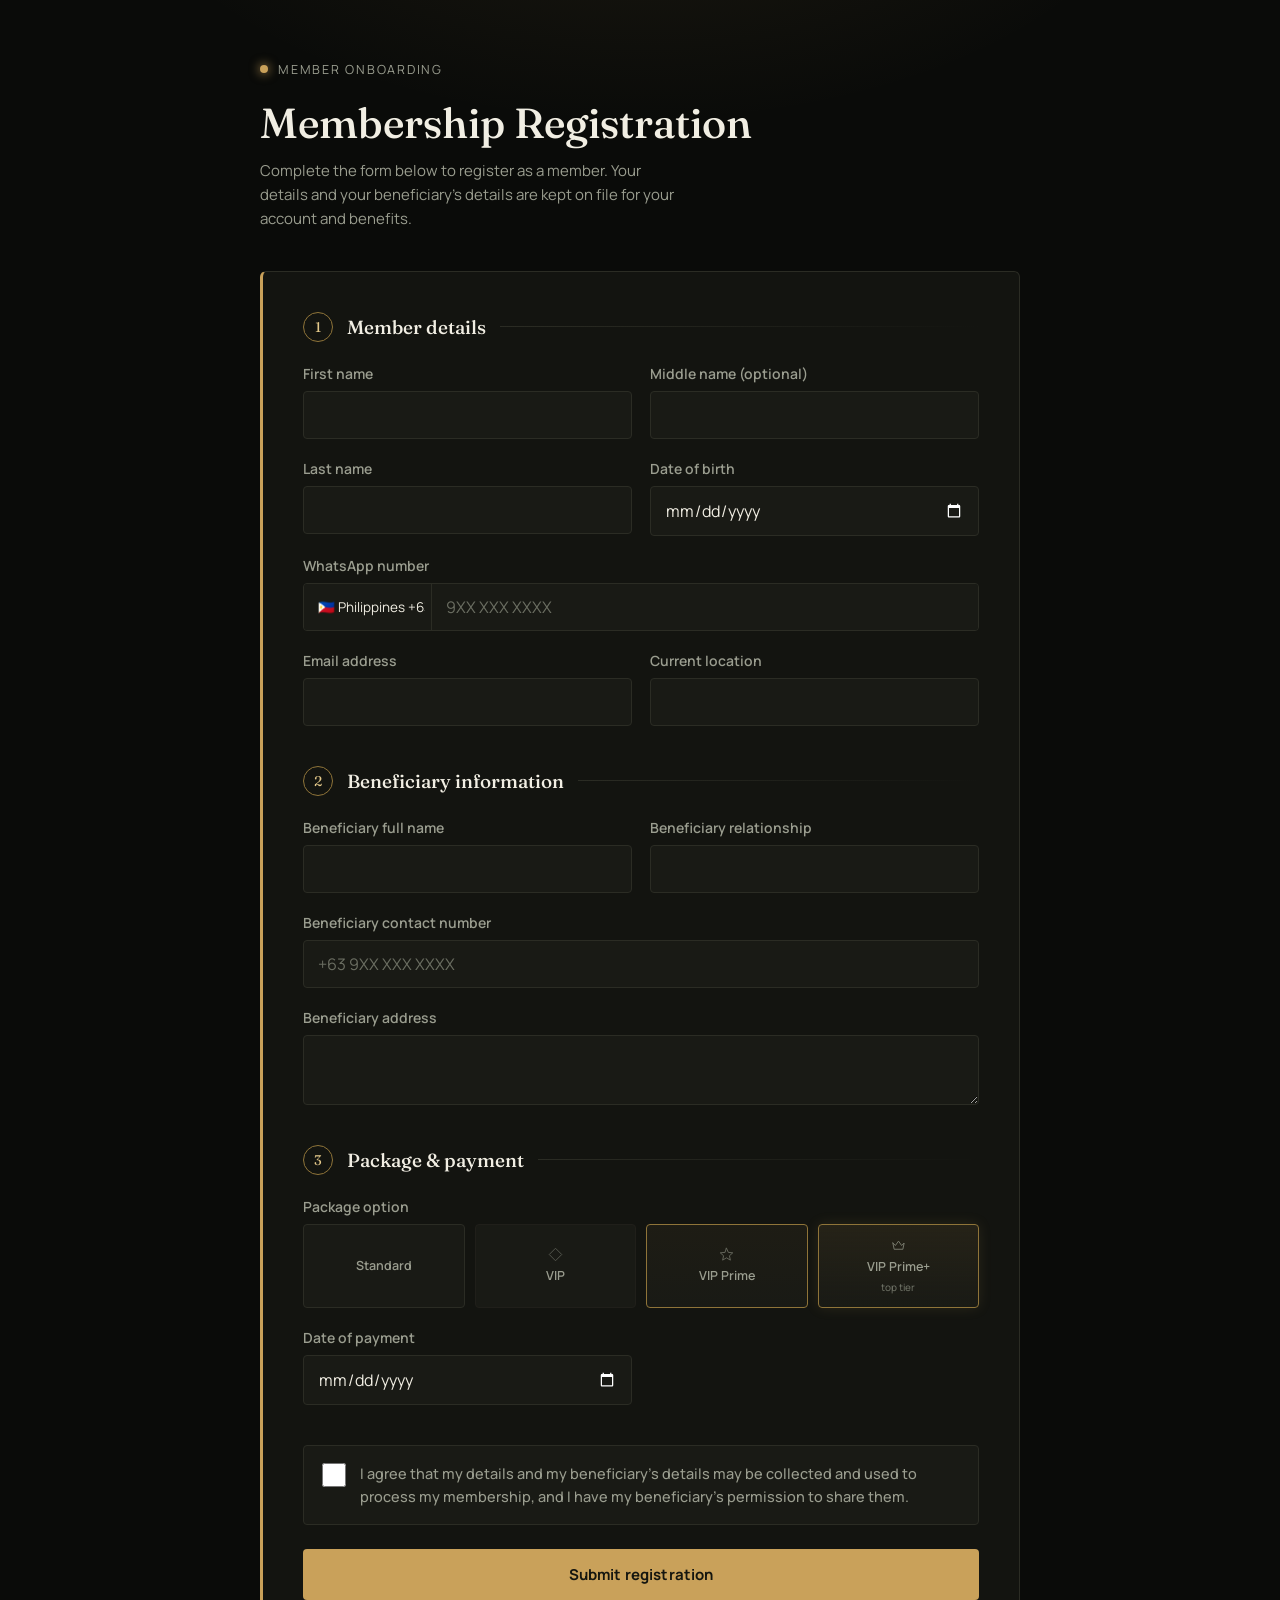
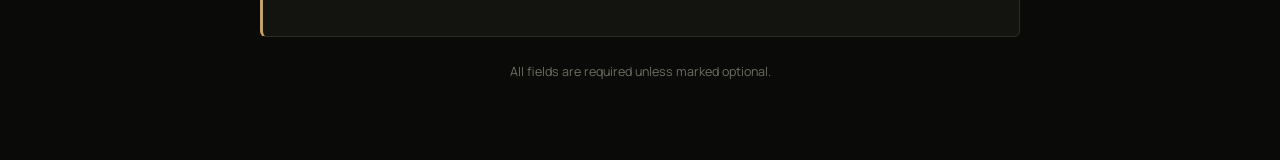
<file: indexx.html>
<!DOCTYPE html>
<html lang="en">
<head>
<meta charset="UTF-8">
<meta name="viewport" content="width=device-width, initial-scale=1.0">
<title>Membership Registration</title>
<link rel="preconnect" href="https://fonts.googleapis.com">
<link rel="preconnect" href="https://fonts.gstatic.com" crossorigin>
<link href="https://fonts.googleapis.com/css2?family=Fraunces:opsz,wght@9..144,400;9..144,500;9..144,600&family=Manrope:wght@400;500;600;700&display=swap" rel="stylesheet">
<style>
  :root {
    --bg: #0a0b09;
    --bg-glow: #14150f;
    --card: #131410;
    --card-raised: #191a15;
    --border: #2b2c24;
    --border-soft: #201f1a;
    --gold: #c9a15a;
    --gold-bright: #e4c98a;
    --gold-dim: #8f7439;
    --text: #f1eee3;
    --muted: #9a9d8f;
    --muted-dim: #6b6e62;
    --error: #d9765c;
    --radius: 6px;
  }
  * { box-sizing: border-box; }
  html, body { margin: 0; padding: 0; }
  body {
    font-family: 'Manrope', sans-serif;
    background:
      radial-gradient(ellipse 900px 500px at 50% -10%, rgba(201,161,90,0.10), transparent 60%),
      var(--bg);
    color: var(--text);
    min-height: 100vh;
    padding: 56px 20px 80px;
    -webkit-font-smoothing: antialiased;
  }
  .wrap { max-width: 760px; margin: 0 auto; }

  .masthead { margin-bottom: 40px; }
  .masthead .mark {
    display: inline-flex;
    align-items: center;
    gap: 10px;
    margin-bottom: 22px;
  }
  .mark .dot {
    width: 8px; height: 8px;
    background: var(--gold);
    border-radius: 50%;
    box-shadow: 0 0 10px 2px rgba(201,161,90,0.5);
  }
  .mark span {
    font-size: 12.5px;
    letter-spacing: 0.14em;
    color: var(--muted);
  }
  h1.title {
    font-family: 'Fraunces', serif;
    font-weight: 500;
    font-size: clamp(30px, 5vw, 42px);
    line-height: 1.12;
    margin: 0 0 12px;
    color: var(--text);
  }
  .masthead p {
    max-width: 46ch;
    margin: 0;
    color: var(--muted);
    font-size: 15px;
    line-height: 1.6;
  }

  .card {
    background: var(--card);
    border: 1px solid var(--border);
    border-left: 3px solid var(--gold);
    border-radius: var(--radius);
    padding: 40px 40px 36px;
  }

  .section { margin-bottom: 40px; }
  .section:last-of-type { margin-bottom: 0; }

  .section-head {
    display: flex;
    align-items: center;
    gap: 14px;
    margin-bottom: 22px;
  }
  .section-head .num {
    flex: none;
    width: 30px; height: 30px;
    border: 1px solid var(--gold-dim);
    border-radius: 50%;
    display: flex; align-items: center; justify-content: center;
    font-family: 'Fraunces', serif;
    font-size: 14px;
    color: var(--gold-bright);
  }
  .section-head h2 {
    font-family: 'Fraunces', serif;
    font-weight: 500;
    font-size: 19px;
    margin: 0;
    color: var(--text);
  }
  .section-head .rule {
    flex: 1;
    height: 1px;
    background: linear-gradient(to right, var(--border), transparent);
  }

  .grid {
    display: grid;
    grid-template-columns: 1fr 1fr;
    gap: 20px 18px;
  }
  .field { display: flex; flex-direction: column; min-width: 0; }
  .field.full { grid-column: 1 / -1; }

  label {
    font-size: 14px;
    font-weight: 600;
    color: var(--muted);
    margin-bottom: 8px;
  }

  input[type="text"], input[type="email"], input[type="date"], input[type="tel"], textarea, select {
    background: var(--card-raised);
    border: 1px solid var(--border);
    border-radius: 4px;
    color: var(--text);
    font-family: 'Manrope', sans-serif;
    font-size: 16px;
    padding: 12px 14px;
    width: 100%;
  }
  input::placeholder, textarea::placeholder { color: var(--muted-dim); }
  input:focus, textarea:focus, select:focus {
    outline: none;
    border-color: var(--gold);
    box-shadow: 0 0 0 3px rgba(201,161,90,0.14);
  }
  textarea { resize: vertical; min-height: 64px; }

  input[type="date"] { color-scheme: dark; }

  /* phone group */
  .phone-group {
    display: flex;
    border: 1px solid var(--border);
    border-radius: 4px;
    overflow: hidden;
    background: var(--card-raised);
  }
  .phone-group:focus-within {
    border-color: var(--gold);
    box-shadow: 0 0 0 3px rgba(201,161,90,0.14);
  }
  .phone-group select {
    border: none;
    border-right: 1px solid var(--border);
    border-radius: 0;
    width: 128px;
    flex: none;
    background: var(--card-raised);
    font-size: 13.5px;
    padding-right: 6px;
  }
  .phone-group select:focus { box-shadow: none; }
  .phone-group input {
    border: none;
    border-radius: 0;
    flex: 1;
    min-width: 0;
  }
  .phone-group input:focus { box-shadow: none; }

  select { appearance: none; -webkit-appearance: none;
    background-image: url("data:image/svg+xml;utf8,<svg xmlns='http://www.w3.org/2000/svg' width='10' height='6' viewBox='0 0 10 6'><path d='M0 0L5 6L10 0' fill='none' stroke='%239a9d8f' stroke-width='1.4'/></svg>");
    background-repeat: no-repeat;
    background-position: right 12px center;
    padding-right: 30px;
  }

  /* package tiers — each step up reads visibly more premium than the last */
  .tiers {
    display: grid;
    grid-template-columns: repeat(4, 1fr);
    gap: 10px;
  }
  .tier { position: relative; }
  .tier input { position: absolute; opacity: 0; width: 0; height: 0; }
  .tier label {
    position: relative;
    display: flex;
    flex-direction: column;
    justify-content: center;
    align-items: center;
    text-align: center;
    gap: 5px;
    height: 84px;
    margin: 0;
    border: 1px solid var(--border);
    border-radius: 4px;
    background: var(--card-raised);
    color: var(--muted);
    font-size: 12.5px;
    font-weight: 600;
    cursor: pointer;
    transition: border-color .15s ease, color .15s ease, background .15s ease, box-shadow .25s ease, transform .15s ease;
  }
  .tier label > * { position: relative; z-index: 1; }
  .tier label .ic { width: 15px; height: 15px; opacity: .45; transition: opacity .15s ease; }
  .tier label .sub { font-size: 10px; font-weight: 500; color: var(--muted-dim); }

  /* Standard — the quiet baseline everything else is measured against */
  .tier-standard label:hover { border-color: var(--gold-dim); color: var(--text); }
  .tier-standard input:checked + label {
    border-color: var(--gold);
    color: var(--gold-bright);
    background: linear-gradient(180deg, rgba(201,161,90,0.10), rgba(201,161,90,0.03));
    box-shadow: 0 0 0 1px var(--gold) inset;
  }

  /* VIP — a step warmer at rest, gold glow when picked */
  .tier-vip label { border-color: var(--border-soft); }
  .tier-vip label:hover { border-color: var(--gold-dim); color: var(--text); }
  .tier-vip label:hover .ic { opacity: .8; }
  .tier-vip input:checked + label {
    border-color: var(--gold);
    color: var(--gold-bright);
    background: linear-gradient(180deg, rgba(201,161,90,0.15), rgba(201,161,90,0.04));
    box-shadow: 0 0 0 1px var(--gold) inset, 0 0 10px rgba(201,161,90,0.2);
  }
  .tier-vip input:checked + label .ic { opacity: 1; }

  /* VIP Prime — already lit at rest, lifts and glows brighter when picked */
  .tier-prime label {
    border-color: var(--gold-dim);
    background: linear-gradient(180deg, rgba(201,161,90,0.06), var(--card-raised));
  }
  .tier-prime label:hover { border-color: var(--gold); color: var(--text); }
  .tier-prime label .ic { opacity: .6; }
  .tier-prime label:hover .ic { opacity: 1; }
  .tier-prime input:checked + label {
    border-color: var(--gold-bright);
    color: var(--gold-bright);
    background: linear-gradient(180deg, rgba(201,161,90,0.22), rgba(201,161,90,0.05));
    box-shadow: 0 0 0 1px var(--gold) inset, 0 0 20px rgba(201,161,90,0.32);
    transform: translateY(-1px);
  }
  .tier-prime input:checked + label .ic { opacity: 1; }

  /* VIP Prime+ — the top of the ladder: persistent glow, a sweep of light, always a little raised */
  .tier-primeplus label {
    overflow: hidden;
    border-color: var(--gold-dim);
    background: linear-gradient(180deg, rgba(201,161,90,0.1), var(--card-raised));
    box-shadow: 0 0 14px rgba(201,161,90,0.12);
  }
  .tier-primeplus label::before {
    content: "";
    position: absolute;
    inset: 0;
    z-index: 0;
    background: linear-gradient(115deg, transparent 40%, rgba(228,201,138,0.4) 50%, transparent 60%);
    transform: translateX(-130%);
    transition: transform .7s ease;
  }
  .tier-primeplus label:hover::before,
  .tier-primeplus input:checked + label::before { transform: translateX(130%); }
  .tier-primeplus label:hover { border-color: var(--gold); color: var(--text); transform: translateY(-1px); }
  .tier-primeplus label .ic { opacity: .75; }
  .tier-primeplus input:checked + label {
    border-color: var(--gold-bright);
    color: var(--gold-bright);
    background: linear-gradient(180deg, rgba(201,161,90,0.28), rgba(201,161,90,0.06));
    box-shadow: 0 0 0 1px var(--gold-bright) inset, 0 0 30px rgba(201,161,90,0.48);
    transform: translateY(-2px);
  }

  /* consent checkbox */
  .consent {
    display: flex;
    gap: 14px;
    align-items: flex-start;
    margin-top: 36px;
    padding: 16px 18px;
    border: 1px solid var(--border);
    border-radius: 4px;
    background: var(--card-raised);
  }
  .consent input {
    flex: none;
    width: 24px; height: 24px;
    margin: 1px 0 0;
    accent-color: var(--gold);
    cursor: pointer;
  }
  .consent label {
    margin: 0;
    font-size: 14.5px;
    font-weight: 500;
    line-height: 1.6;
    color: var(--muted);
    cursor: pointer;
  }

  /* invisible anti-spam trap: real people never see or touch it */
  .hp-trap {
    position: absolute;
    left: -9999px;
    width: 1px; height: 1px;
    overflow: hidden;
  }

  button.submit {
    margin-top: 24px;
    width: 100%;
    padding: 15px;
    background: var(--gold);
    color: #14150f;
    border: none;
    border-radius: 4px;
    font-family: 'Manrope', sans-serif;
    font-size: 15px;
    font-weight: 700;
    letter-spacing: 0.01em;
    cursor: pointer;
    transition: background .12s ease;
  }
  button.submit:hover { background: var(--gold-bright); }

  #confirmation {
    display: none;
    margin-top: 18px;
    padding: 16px 18px;
    border-radius: 4px;
    background: rgba(201,161,90,0.08);
    border: 1px solid var(--gold-dim);
    color: var(--gold-bright);
    font-size: 13.5px;
    line-height: 1.6;
  }
  #confirmation strong { color: var(--text); }

  footer.note {
    text-align: center;
    margin-top: 26px;
    color: var(--muted-dim);
    font-size: 12.5px;
  }

  @media (max-width: 620px) {
    .grid { grid-template-columns: 1fr; }
    .tiers { grid-template-columns: repeat(2, 1fr); }
    .card { padding: 30px 22px; }
    .phone-group { flex-direction: column; }
    .phone-group select { width: 100%; border-right: none; border-bottom: 1px solid var(--border); }
  }
</style>
</head>
<body>
<div class="wrap">

  <div class="masthead">
    <div class="mark"><span class="dot"></span><span>MEMBER ONBOARDING</span></div>
    <h1 class="title">Membership Registration</h1>
    <p>Complete the form below to register as a member. Your details and your beneficiary's details are kept on file for your account and benefits.</p>
  </div>

  <div class="card">
    <form id="regForm">

      <div class="section">
        <div class="section-head"><span class="num">1</span><h2>Member details</h2><span class="rule"></span></div>
        <div class="grid">
          <div class="field">
            <label for="firstName">First name</label>
            <input type="text" id="firstName" required>
          </div>
          <div class="field">
            <label for="middleName">Middle name (optional)</label>
            <input type="text" id="middleName">
          </div>
          <div class="field">
            <label for="lastName">Last name</label>
            <input type="text" id="lastName" required>
          </div>
          <div class="field">
            <label for="dob">Date of birth</label>
            <input type="date" id="dob" required>
          </div>
          <div class="field full">
            <label for="whatsappNumber">WhatsApp number</label>
            <div class="phone-group">
              <select id="countryCode" aria-label="Country code"></select>
              <input type="tel" id="whatsappNumber" placeholder="9XX XXX XXXX" required>
            </div>
          </div>
          <div class="field">
            <label for="email">Email address</label>
            <input type="email" id="email" required>
          </div>
          <div class="field">
            <label for="location">Current location</label>
            <input type="text" id="location" required>
          </div>
        </div>
      </div>

      <div class="section">
        <div class="section-head"><span class="num">2</span><h2>Beneficiary information</h2><span class="rule"></span></div>
        <div class="grid">
          <div class="field">
            <label for="benName">Beneficiary full name</label>
            <input type="text" id="benName" required>
          </div>
          <div class="field">
            <label for="benRelationship">Beneficiary relationship</label>
            <input type="text" id="benRelationship" required>
          </div>
          <div class="field full">
            <label for="benContact">Beneficiary contact number</label>
            <input type="tel" id="benContact" placeholder="+63 9XX XXX XXXX" required>
          </div>
          <div class="field full">
            <label for="benAddress">Beneficiary address</label>
            <textarea id="benAddress" required></textarea>
          </div>
        </div>
      </div>

      <div class="section">
        <div class="section-head"><span class="num">3</span><h2>Package &amp; payment</h2><span class="rule"></span></div>

        <div class="field full" style="margin-bottom: 20px;">
          <label>Package option</label>
          <div class="tiers">
            <div class="tier tier-standard">
              <input type="radio" name="package" id="pkgStandard" value="Standard" required>
              <label for="pkgStandard">Standard</label>
            </div>
            <div class="tier tier-vip">
              <input type="radio" name="package" id="pkgVip" value="VIP">
              <label for="pkgVip">
                <svg class="ic" viewBox="0 0 24 24" fill="none" stroke="currentColor" stroke-width="1.6" stroke-linejoin="round"><path d="M12 2L22 12L12 22L2 12Z"/></svg>
                VIP
              </label>
            </div>
            <div class="tier tier-prime">
              <input type="radio" name="package" id="pkgVipPrime" value="VIP Prime">
              <label for="pkgVipPrime">
                <svg class="ic" viewBox="0 0 24 24" fill="none" stroke="currentColor" stroke-width="1.5" stroke-linejoin="round" stroke-linecap="round"><path d="M12 2L14.9 8.6L22 9.3L16.7 14L18.2 21L12 17.3L5.8 21L7.3 14L2 9.3L9.1 8.6Z"/></svg>
                VIP Prime
              </label>
            </div>
            <div class="tier tier-primeplus">
              <input type="radio" name="package" id="pkgVipPrimePlus" value="VIP Prime+">
              <label for="pkgVipPrimePlus">
                <svg class="ic" viewBox="0 0 24 24" fill="none" stroke="currentColor" stroke-width="1.5" stroke-linejoin="round" stroke-linecap="round"><path d="M3 8L7 12L12 5L17 12L21 8L19 18H5L3 8Z"/></svg>
                VIP Prime+<span class="sub">top tier</span>
              </label>
            </div>
          </div>
        </div>

        <div class="grid">
          <div class="field">
            <label for="paymentDate">Date of payment</label>
            <input type="date" id="paymentDate" required>
          </div>
        </div>
      </div>

      <div class="consent">
        <input type="checkbox" id="consent" required>
        <label for="consent">I agree that my details and my beneficiary's details may be collected and used to process my membership, and I have my beneficiary's permission to share them.</label>
      </div>

      <!-- Anti-spam trap: hidden from people, bots tend to fill it in -->
      <div class="hp-trap" aria-hidden="true">
        <label for="hpField">Leave this field empty</label>
        <input type="text" id="hpField" name="contact_pref_zz" tabindex="-1" autocomplete="off">
      </div>

      <button type="submit" class="submit">Submit registration</button>
      <div id="confirmation"></div>
    </form>
  </div>

  <footer class="note">All fields are required unless marked optional.</footer>
</div>

<script>
  // [iso2, name, dial code]
  const countries = [
["AF","Afghanistan","93"],["AL","Albania","355"],["DZ","Algeria","213"],["AD","Andorra","376"],
["AO","Angola","244"],["AG","Antigua and Barbuda","1268"],["AR","Argentina","54"],["AM","Armenia","374"],
["AU","Australia","61"],["AT","Austria","43"],["AZ","Azerbaijan","994"],["BS","Bahamas","1242"],
["BH","Bahrain","973"],["BD","Bangladesh","880"],["BB","Barbados","1246"],["BY","Belarus","375"],
["BE","Belgium","32"],["BZ","Belize","501"],["BJ","Benin","229"],["BT","Bhutan","975"],
["BO","Bolivia","591"],["BA","Bosnia and Herzegovina","387"],["BW","Botswana","267"],["BR","Brazil","55"],
["BN","Brunei","673"],["BG","Bulgaria","359"],["BF","Burkina Faso","226"],["BI","Burundi","257"],
["KH","Cambodia","855"],["CM","Cameroon","237"],["CA","Canada","1"],["CV","Cape Verde","238"],
["CF","Central African Republic","236"],["TD","Chad","235"],["CL","Chile","56"],["CN","China","86"],
["CO","Colombia","57"],["KM","Comoros","269"],["CG","Congo (Brazzaville)","242"],["CD","Congo (DRC)","243"],
["CR","Costa Rica","506"],["HR","Croatia","385"],["CU","Cuba","53"],["CY","Cyprus","357"],
["CZ","Czech Republic","420"],["DK","Denmark","45"],["DJ","Djibouti","253"],["DM","Dominica","1767"],
["DO","Dominican Republic","1809"],["EC","Ecuador","593"],["EG","Egypt","20"],["SV","El Salvador","503"],
["GQ","Equatorial Guinea","240"],["ER","Eritrea","291"],["EE","Estonia","372"],["SZ","Eswatini","268"],
["ET","Ethiopia","251"],["FJ","Fiji","679"],["FI","Finland","358"],["FR","France","33"],
["GA","Gabon","241"],["GM","Gambia","220"],["GE","Georgia","995"],["DE","Germany","49"],
["GH","Ghana","233"],["GR","Greece","30"],["GD","Grenada","1473"],["GT","Guatemala","502"],
["GN","Guinea","224"],["GW","Guinea-Bissau","245"],["GY","Guyana","592"],["HT","Haiti","509"],
["HN","Honduras","504"],["HK","Hong Kong","852"],["HU","Hungary","36"],["IS","Iceland","354"],
["IN","India","91"],["ID","Indonesia","62"],["IR","Iran","98"],["IQ","Iraq","964"],
["IE","Ireland","353"],["IL","Israel","972"],["IT","Italy","39"],["CI","Ivory Coast","225"],
["JM","Jamaica","1876"],["JP","Japan","81"],["JO","Jordan","962"],["KZ","Kazakhstan","7"],
["KE","Kenya","254"],["KI","Kiribati","686"],["KW","Kuwait","965"],["KG","Kyrgyzstan","996"],
["LA","Laos","856"],["LV","Latvia","371"],["LB","Lebanon","961"],["LS","Lesotho","266"],
["LR","Liberia","231"],["LY","Libya","218"],["LI","Liechtenstein","423"],["LT","Lithuania","370"],
["LU","Luxembourg","352"],["MO","Macau","853"],["MG","Madagascar","261"],["MW","Malawi","265"],
["MY","Malaysia","60"],["MV","Maldives","960"],["ML","Mali","223"],["MT","Malta","356"],
["MH","Marshall Islands","692"],["MR","Mauritania","222"],["MU","Mauritius","230"],["MX","Mexico","52"],
["FM","Micronesia","691"],["MD","Moldova","373"],["MC","Monaco","377"],["MN","Mongolia","976"],
["ME","Montenegro","382"],["MA","Morocco","212"],["MZ","Mozambique","258"],["MM","Myanmar","95"],
["NA","Namibia","264"],["NR","Nauru","674"],["NP","Nepal","977"],["NL","Netherlands","31"],
["NZ","New Zealand","64"],["NI","Nicaragua","505"],["NE","Niger","227"],["NG","Nigeria","234"],
["KP","North Korea","850"],["MK","North Macedonia","389"],["NO","Norway","47"],["OM","Oman","968"],
["PK","Pakistan","92"],["PW","Palau","680"],["PS","Palestine","970"],["PA","Panama","507"],
["PG","Papua New Guinea","675"],["PY","Paraguay","595"],["PE","Peru","51"],["PH","Philippines","63"],
["PL","Poland","48"],["PT","Portugal","351"],["PR","Puerto Rico","1787"],["QA","Qatar","974"],
["RO","Romania","40"],["RU","Russia","7"],["RW","Rwanda","250"],["KN","Saint Kitts and Nevis","1869"],
["LC","Saint Lucia","1758"],["VC","Saint Vincent and the Grenadines","1784"],["WS","Samoa","685"],
["SM","San Marino","378"],["ST","Sao Tome and Principe","239"],["SA","Saudi Arabia","966"],
["SN","Senegal","221"],["RS","Serbia","381"],["SC","Seychelles","248"],["SL","Sierra Leone","232"],
["SG","Singapore","65"],["SK","Slovakia","421"],["SI","Slovenia","386"],["SB","Solomon Islands","677"],
["SO","Somalia","252"],["ZA","South Africa","27"],["KR","South Korea","82"],["SS","South Sudan","211"],
["ES","Spain","34"],["LK","Sri Lanka","94"],["SD","Sudan","249"],["SR","Suriname","597"],
["SE","Sweden","46"],["CH","Switzerland","41"],["SY","Syria","963"],["TW","Taiwan","886"],
["TJ","Tajikistan","992"],["TZ","Tanzania","255"],["TH","Thailand","66"],["TL","Timor-Leste","670"],
["TG","Togo","228"],["TO","Tonga","676"],["TT","Trinidad and Tobago","1868"],["TN","Tunisia","216"],
["TR","Turkey","90"],["TM","Turkmenistan","993"],["TV","Tuvalu","688"],["UG","Uganda","256"],
["UA","Ukraine","380"],["AE","United Arab Emirates","971"],["GB","United Kingdom","44"],
["US","United States","1"],["UY","Uruguay","598"],["UZ","Uzbekistan","998"],["VU","Vanuatu","678"],
["VA","Vatican City","379"],["VE","Venezuela","58"],["VN","Vietnam","84"],["YE","Yemen","967"],
["ZM","Zambia","260"],["ZW","Zimbabwe","263"]
  ];

  function flagEmoji(iso2) {
    return String.fromCodePoint(...[...iso2.toUpperCase()].map(c => 127397 + c.charCodeAt(0)));
  }

  const select = document.getElementById('countryCode');
  countries.forEach(([iso2, name, dial]) => {
    const opt = document.createElement('option');
    opt.value = dial;
    opt.dataset.iso = iso2;
    opt.textContent = `${flagEmoji(iso2)} ${name} +${dial}`;
    if (iso2 === 'PH') opt.selected = true;
    select.appendChild(opt);
  });

  // ---- Web3Forms setup ----
  // The access key is visible to anyone who views this page, so in the Web3Forms
  // dashboard restrict it to your website's domain.
  const WEB3FORMS_ACCESS_KEY = "4d484236-e8c4-4e3f-8354-c5b3d680254d";

  // ---- Quiet anti-spam (no captcha, nothing extra for the user to do) ----
  const pageLoadedAt = Date.now();
  const MIN_FILL_SECONDS = 8;   // a person can't fill this form faster than this

  document.getElementById('regForm').addEventListener('submit', async function (e) {
    e.preventDefault();

    const pkg = document.querySelector('input[name="package"]:checked');
    const dial = select.value;
    const number = document.getElementById('whatsappNumber').value;
    const first = document.getElementById('firstName').value;
    const last = document.getElementById('lastName').value;

    const box = document.getElementById('confirmation');
    const submitBtn = document.querySelector('.submit');

    // Trap 1: the hidden field was filled in, so it's a bot. Pretend all is well and send nothing.
    if (document.getElementById('hpField').value.trim() !== '') {
      box.style.display = 'block';
      box.innerHTML = '<strong>Registration submitted.</strong><br>Thank you — we\'ve received your details.';
      return;
    }

    // Trap 2: submitted impossibly fast. Ask politely to press again; a real person
    // who pressed early just taps Submit once more and it goes through.
    if ((Date.now() - pageLoadedAt) / 1000 < MIN_FILL_SECONDS) {
      box.style.display = 'block';
      box.innerHTML = '<strong>Almost there.</strong><br>Please check your details, then press Submit once more.';
      return;
    }

    const val = id => document.getElementById(id).value.trim();
    const fullName = [first, val('middleName'), last].filter(Boolean).join(' ');
    const pkgName = pkg ? pkg.value : 'No package';

    // The email lists every field as its own block, so related details are grouped
    // into a few short lines to keep the whole registration on one phone screen.
    const payload = {
      access_key: WEB3FORMS_ACCESS_KEY,
      subject: "New Registration · " + pkgName + " — " + fullName,
      from_name: "Livatee Membership Form",
      "👤 Member": fullName + " · Born " + val('dob') + " · " + val('location'),
      "📞 Contact": '+' + dial + ' ' + number + ' (WhatsApp) · ' + val('email'),
      "🤝 Beneficiary": val('benName') + ' (' + val('benRelationship') + ') · ' + val('benContact'),
      "🏠 Beneficiary address": val('benAddress'),
      "💎 Package": pkgName + " · Paid " + val('paymentDate')
    };

    submitBtn.disabled = true;
    submitBtn.textContent = "Submitting...";

    try {
      const response = await fetch("https://api.web3forms.com/submit", {
        method: "POST",
        headers: {
          "Content-Type": "application/json",
          "Accept": "application/json"
        },
        body: JSON.stringify(payload)
      });
      const result = await response.json();

      box.style.display = 'block';
      if (result.success) {
        box.innerHTML =
          '<strong>Registration submitted.</strong><br>' +
          first + ' ' + last + ' — WhatsApp +' + dial + ' ' + number +
          (pkg ? ' — ' + pkg.value + ' package.' : '.') +
          '<br>Thank you — we\'ve received your details.';
        document.getElementById('regForm').reset();
      } else {
        box.innerHTML = '<strong>Something went wrong.</strong><br>Please try again, or contact us directly.';
      }
    } catch (err) {
      box.style.display = 'block';
      box.innerHTML = '<strong>Network error.</strong><br>Please check your connection and try again.';
    } finally {
      submitBtn.disabled = false;
      submitBtn.textContent = "Submit registration";
    }
  });
</script>
</body>
</html>
</file>
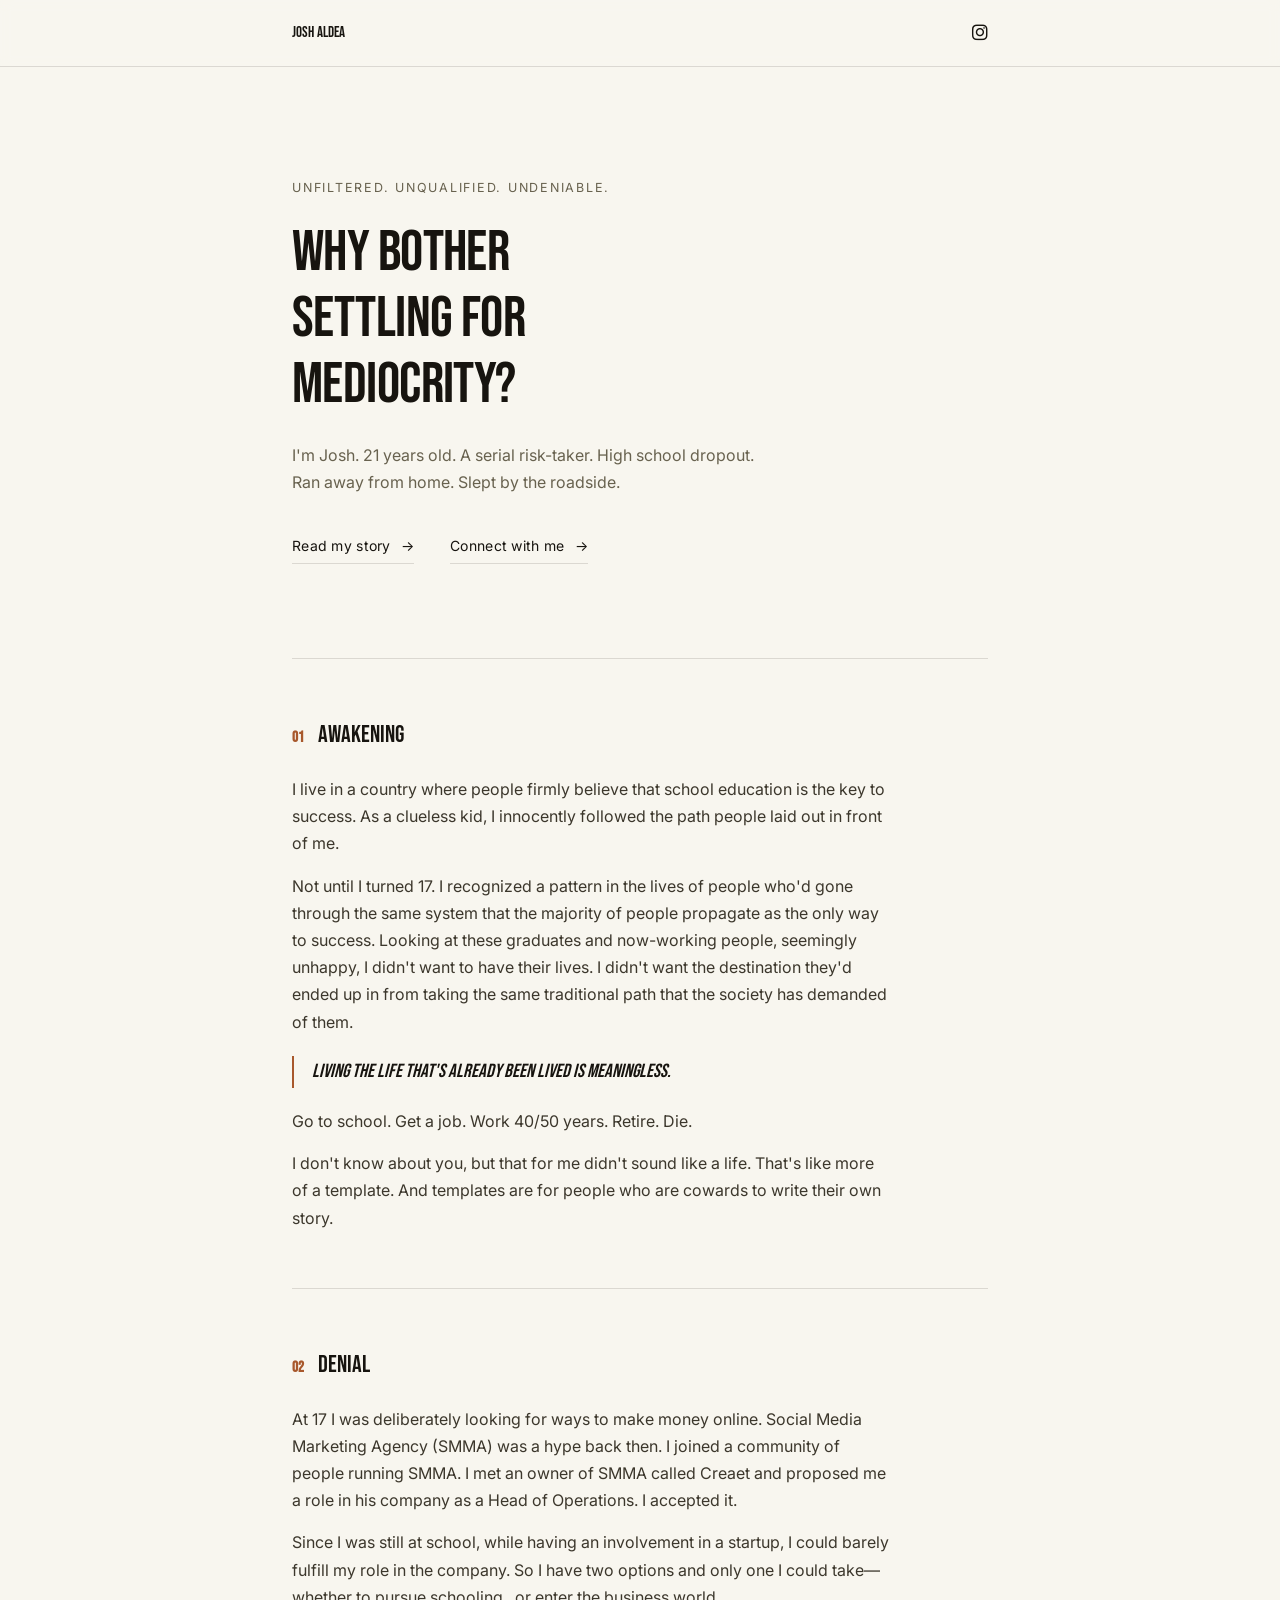
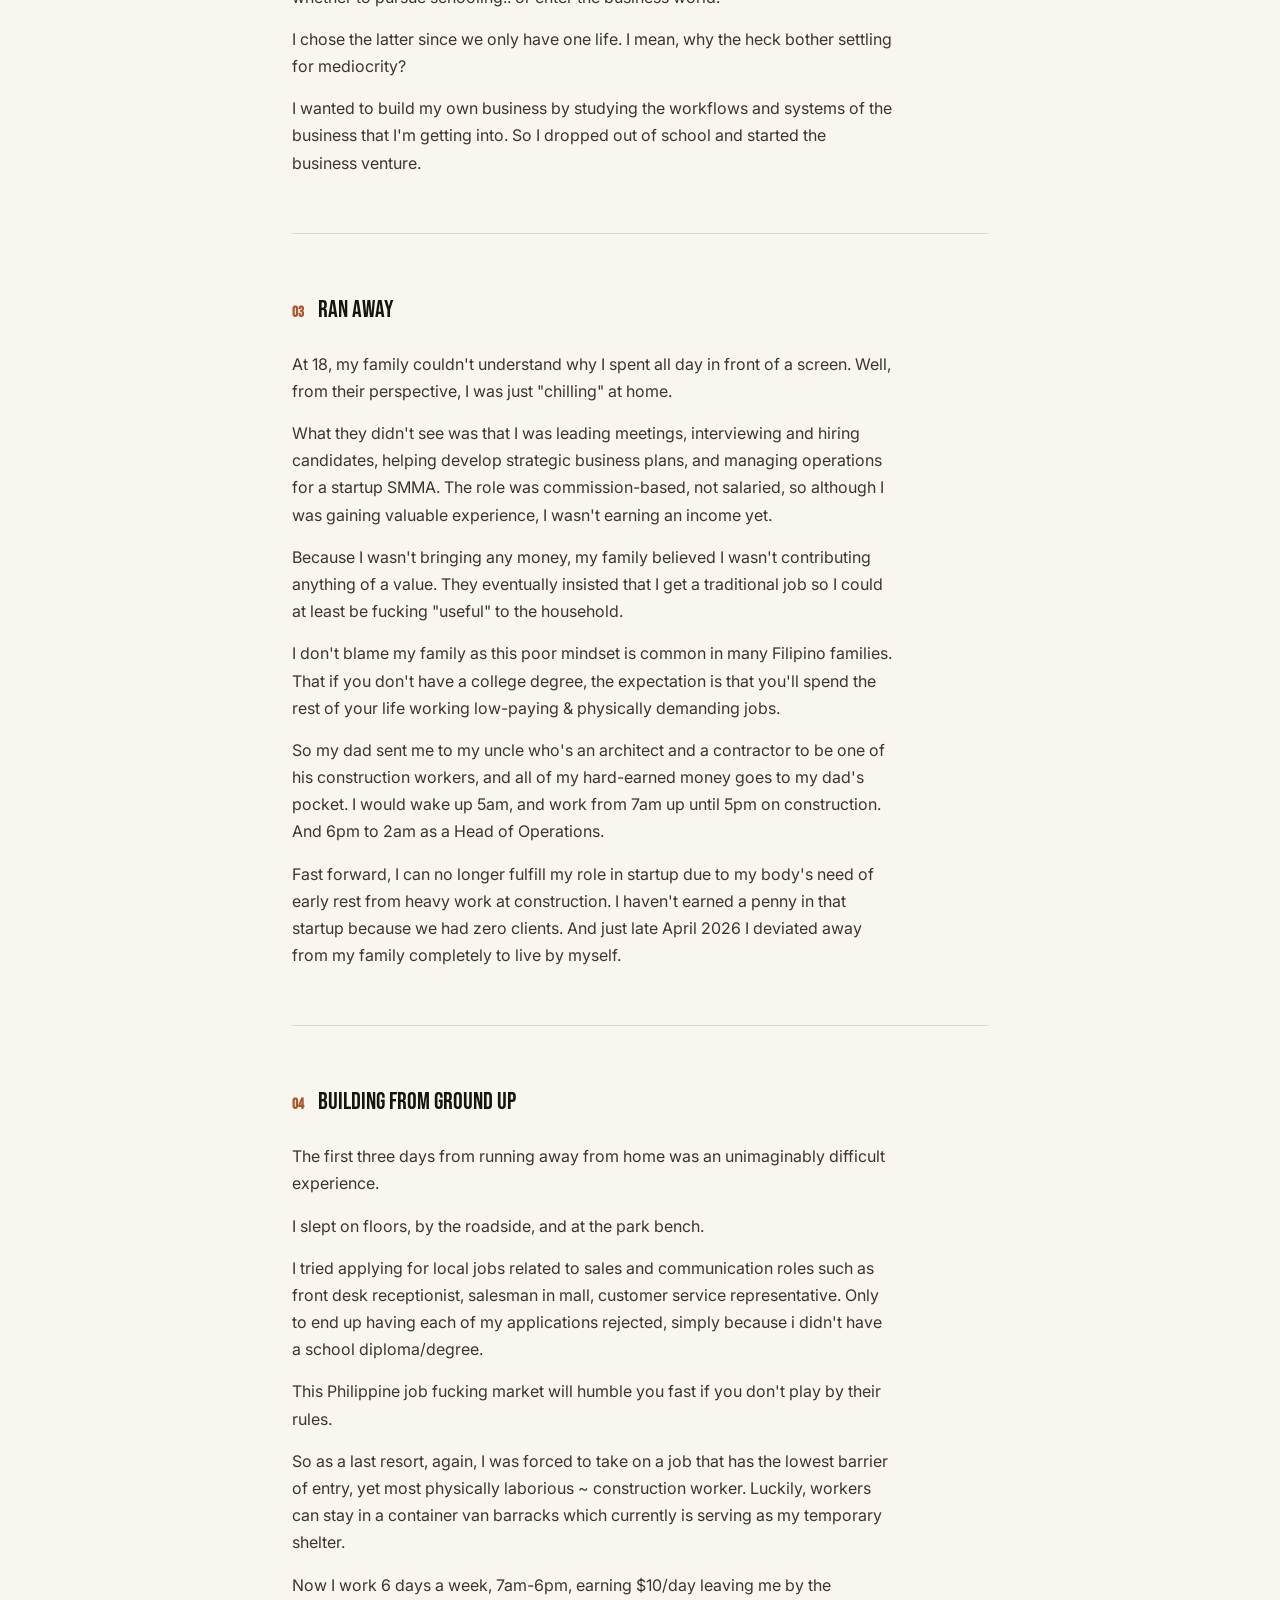
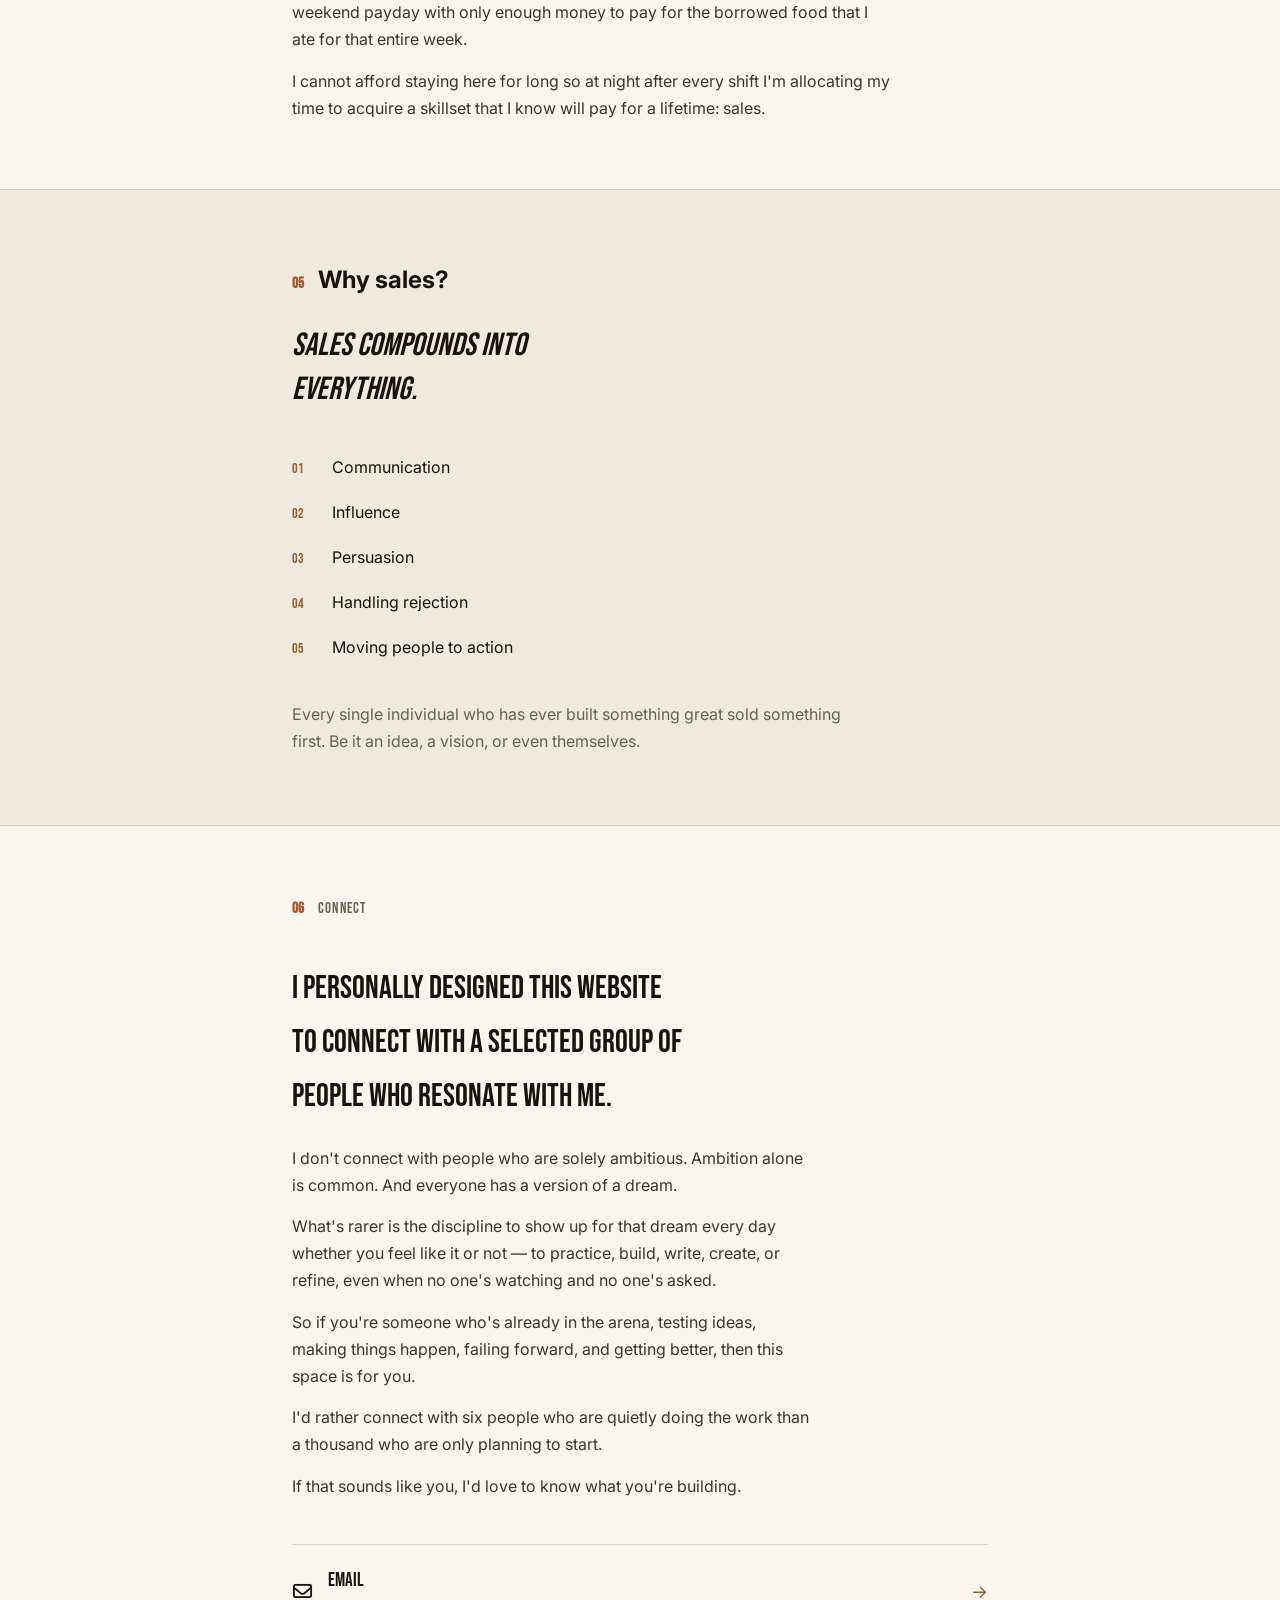
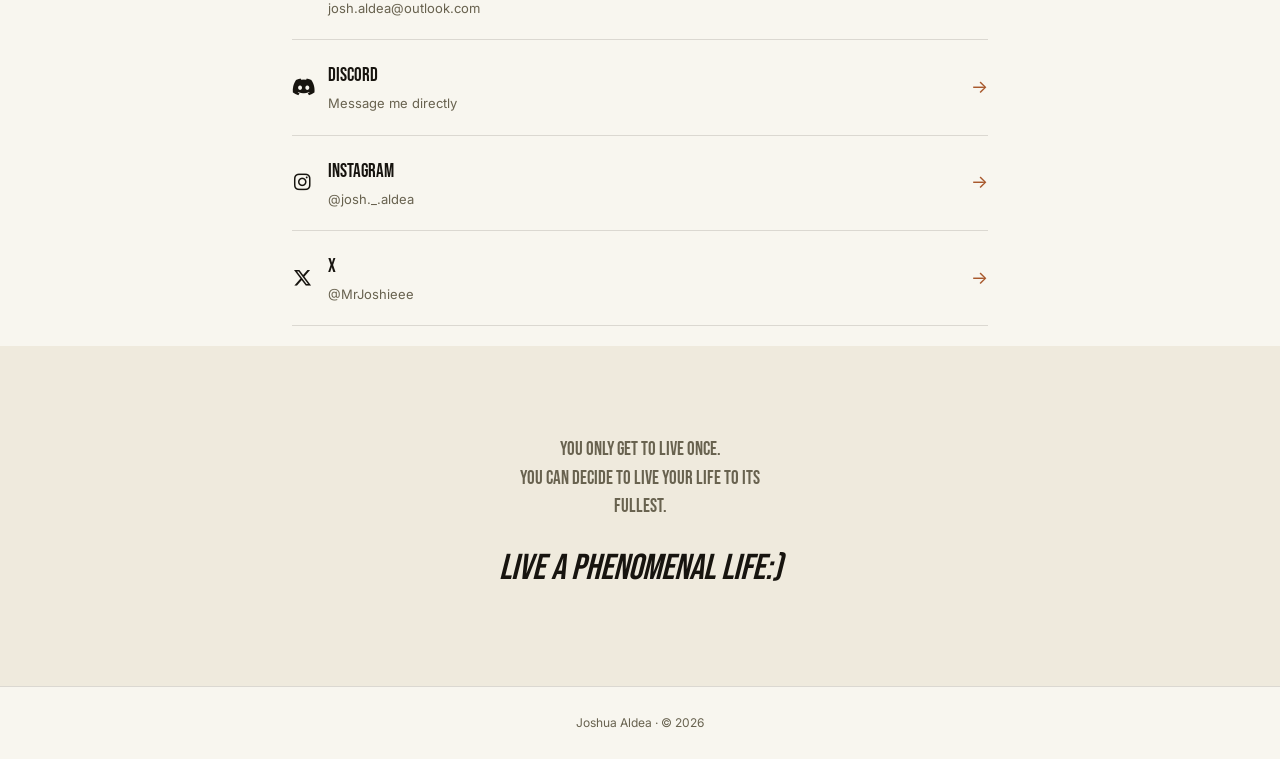
<file: indexxx.html>
<!DOCTYPE html>
<html lang="en">
<head>
<meta charset="UTF-8">
<meta name="viewport" content="width=device-width, initial-scale=1.0">
<title>Joshua Aldea</title>
<link rel="preconnect" href="https://fonts.googleapis.com">
<link rel="preconnect" href="https://fonts.gstatic.com" crossorigin>
<link href="https://fonts.googleapis.com/css2?family=Bebas+Neue&family=Inter:wght@400;500;600&display=swap" rel="stylesheet">
<link rel="stylesheet" href="https://cdnjs.cloudflare.com/ajax/libs/font-awesome/6.5.2/css/all.min.css">
<link rel="icon" type="image/png" href="/livatee_logo.png">
<style>
  :root{
    --bg:#f8f6ef;
    --bg-soft:#efeadd;
    --ink:#17140f;
    --ink-dim:#68624f;
    --rule: rgba(23,20,15,0.13);
    --accent:#a8582c;
  }

  *{box-sizing:border-box; margin:0; padding:0;}
  html{ scroll-behavior:smooth; }

  body{
    background:var(--bg);
    color:var(--ink);
    font-family:'Inter', sans-serif;
    line-height:1.7;
    font-size:16px;
  }

  a{ color:inherit; text-decoration:none; }

  .wrap{ max-width:760px; margin:0 auto; padding:0 32px; }

  .kicker{
    font-size:12.5px;
    text-transform:uppercase;
    letter-spacing:0.14em;
    color:var(--ink-dim);
  }

  /* ---------- NAV ---------- */
  nav{
    position:sticky; top:0; z-index:50;
    background:rgba(248,246,239,0.88);
    backdrop-filter:blur(6px);
    border-bottom:1px solid var(--rule);
  }
  .nav-row{
    max-width:760px; margin:0 auto; padding:20px 32px;
    display:flex; justify-content:space-between; align-items:center;
  }
  .brand{
    font-family:'Bebas Neue', sans-serif;
    font-weight:500;
    font-size:15px;
    letter-spacing:0.01em;
  }
  .nav-links{
    display:flex; gap:28px;
  }
  .nav-links a{
    font-size:12.5px;
    text-transform:uppercase;
    letter-spacing:0.08em;
    color:var(--ink-dim);
    position:relative;
    padding-bottom:3px;
  }
  .nav-links a::after{
    content:"";
    position:absolute; left:0; bottom:0;
    width:0; height:1px;
    background:var(--accent);
    transition:width 0.25s ease;
  }
  .nav-links a:hover{ color:var(--ink); }
  .nav-links a:hover::after{ width:100%; }

  .brand{
    transition:opacity 0.2s ease;
  }
  .brand:hover{ opacity:0.65; }

  .ig-link{
    color:var(--ink);
    display:flex; align-items:center;
    transition:opacity 0.2s ease;
  }
  .ig-link i{ font-size:18px; }
  .ig-link:hover{ opacity:0.6; }

  /* ---------- FADE (SIMPLE, NO BOUNCE) ---------- */
  .fade{
    opacity:0;
    transform:translateY(10px);
    transition:opacity 0.7s ease-out, transform 0.7s ease-out;
  }
  .fade.visible{ opacity:1; transform:translateY(0); }

  /* ---------- HERO ---------- */
  .hero{ padding:110px 0 84px; }
  .hero .kicker{ margin-bottom:22px; }

  h1{
    font-family:'Bebas Neue', sans-serif;
    font-weight:500;
    font-size:clamp(34px, 6vw, 58px);
    line-height:1.14;
    letter-spacing:-0.01em;
    max-width:14ch;
  }

  .hero p{
    margin-top:24px;
    max-width:48ch;
    color:var(--ink-dim);
    font-size:16px;
  }

  .cta-row{
    display:flex; flex-wrap:wrap; gap:36px;
    margin-top:38px;
  }
  .cta-link{
    font-size:14px;
    letter-spacing:0.02em;
    padding-bottom:5px;
    border-bottom:1px solid var(--rule);
    transition:border-color 0.2s ease, color 0.2s ease, padding-right 0.2s ease;
  }
  .cta-link .arrow{ margin-left:6px; display:inline-block; transition:transform 0.2s ease; }
  .cta-link:hover{ border-color:var(--accent); color:var(--accent); }
  .cta-link:hover .arrow{ transform:translateX(3px); }

  /* ---------- STORY SECTIONS ---------- */
  .chapters{ padding:10px 0 10px; }

  .chapter{
    padding:56px 0;
    border-top:1px solid var(--rule);
  }

  .chapter-head{
    display:flex; align-items:baseline; gap:14px;
    margin-bottom:20px;
  }
  .chapter-num{
    font-family:'Bebas Neue', sans-serif;
    font-weight:600;
    font-size:15px;
    color:var(--accent);
  }
  .chapter h2{
    font-family:'Bebas Neue', sans-serif;
    font-weight:500;
    font-size:24px;
  }

  .chapter p{
    max-width:60ch;
    color:#3c372c;
    margin-bottom:15px;
  }
  .chapter p:last-child{ margin-bottom:0; }

  .chapter .loud{
    font-family:'Bebas Neue', sans-serif;
    font-weight:500;
    font-style:italic;
    font-size:19px;
    color:var(--ink);
    margin:20px 0;
    padding-left:18px;
    border-left:2px solid var(--accent);
  }

  /* ---------- WHY SALES ---------- */
  .pull{
    padding:70px 0;
    background:var(--bg-soft);
    border-top:1px solid var(--rule);
    border-bottom:1px solid var(--rule);
  }
  .pull .chapter-head{ margin-bottom:24px; }
  .pull blockquote{
    font-family:'Bebas Neue', sans-serif;
    font-weight:500;
    font-style:italic;
    font-size:clamp(22px, 3.4vw, 32px);
    line-height:1.35;
    max-width:18ch;
    margin-bottom:34px;
  }

  .skill-list{ margin-bottom:30px; }
  .skill-row{
    display:flex; align-items:baseline; gap:18px;
    padding:9px 0;
  }
  .skill-row .n{
    font-family:'Bebas Neue', sans-serif;
    font-size:14px;
    color:var(--accent);
    width:22px;
  }
  .skill-row .t{ font-size:16px; }

  .pull p.fine{ max-width:56ch; color:var(--ink-dim); }

  /* ---------- CONNECT ---------- */
  .connect{ padding:70px 0 20px; }
  .connect .chapter-head{ margin-bottom:20px; }
  .connect h2{
    font-family:'Bebas Neue', sans-serif;
    font-weight:500;
    font-size:clamp(24px, 4vw, 32px);
    max-width:30ch;
    margin-bottom:20px;
  }
  .connect p{
    max-width:52ch;
    color:#3c372c;
    margin-bottom:14px;
  }
  .connect p:last-of-type{ margin-bottom:44px; }

  .contact-list{ border-top:1px solid var(--rule); }
  .contact-row{
    display:flex; justify-content:space-between; align-items:center;
    padding:20px 0;
    border-bottom:1px solid var(--rule);
    transition:padding-left 0.25s ease;
  }
  .contact-row:hover{ padding-left:8px; }
  .contact-row .left{
    display:flex; align-items:center; gap:16px;
  }
  .contact-row .icon{
    width:20px; height:20px;
    color:var(--ink);
    flex:none;
  }
  .contact-row i.icon{
    width:20px;
    font-size:19px;
    line-height:1;
    text-align:center;
    height:auto;
  }
  .contact-row .label{
    font-family:'Bebas Neue', sans-serif;
    font-size:19px;
  }
  .contact-row .sub{
    font-size:13px;
    color:var(--ink-dim);
  }
  .contact-row .arrow{
    font-size:18px;
    color:var(--accent);
    transition:transform 0.25s ease;
  }
  .contact-row:hover .arrow{ transform:translateX(4px); }

  /* ---------- CLOSING ---------- */
  .closing{
    padding:90px 0;
    background:var(--bg-soft);
    text-align:center;
  }
  .closing-line{
    font-family:'Bebas Neue', sans-serif;
    font-weight:500;
    font-size:19px;
    line-height:1.5;
    color:var(--ink-dim);
    max-width:36ch;
    margin:0 auto 20px;
  }
  .closing-big{
    font-size:clamp(26px, 4vw, 36px);
    font-style:italic;
    color:var(--ink);
    max-width:22ch;
    margin:0 auto;
  }

  footer{
    padding:26px 0;
    text-align:center;
    font-size:12px;
    color:var(--ink-dim);
    border-top:1px solid var(--rule);
  }

  @media (max-width:600px){
    .wrap{ padding:0 22px; }
    .nav-row{ padding:18px 22px; }
    .nav-links{ gap:16px; }
    .cta-row{ gap:20px; }
    .contact-row .sub{ display:none; }
  }

  @media (prefers-reduced-motion: reduce){
    .fade{ opacity:1; transform:none; transition:none; }
  }
</style>
</head>
<body>

<nav>
  <div class="nav-row">
    <a class="brand" href="#top">Josh Aldea</a>
    <a class="ig-link" href="https://www.instagram.com/josh._.aldea" target="_blank" rel="noopener" aria-label="Josh on Instagram">
      <i class="fa-brands fa-instagram"></i>
    </a>
  </div>
</nav>

<main class="wrap" id="top">

  <section class="hero">
    <div class="kicker fade">Unfiltered. Unqualified. Undeniable.</div>
    <h1 class="fade">Why bother settling for mediocrity?</h1>
    <p class="fade">I'm Josh. 21 years old. A serial risk-taker. High school dropout. Ran away from home. Slept by the roadside.</p>
    <div class="cta-row fade">
      <a class="cta-link" href="#story">Read my story <span class="arrow">→</span></a>
      <a class="cta-link" href="#connect">Connect with me <span class="arrow">→</span></a>
    </div>
  </section>

  <section class="chapters" id="story">

    <div class="chapter fade">
      <div class="chapter-head">
        <span class="chapter-num">01</span>
        <h2>Awakening</h2>
      </div>
      <p>I live in a country where people firmly believe that school education is the key to success. As a clueless kid, I innocently followed the path people laid out in front of me.</p>
      <p>Not until I turned 17. I recognized a pattern in the lives of people who'd gone through the same system that the majority of people propagate as the only way to success. Looking at these graduates and now-working people, seemingly unhappy, I didn't want to have their lives. I didn't want the destination they'd ended up in from taking the same traditional path that the society has demanded of them.</p>
      <p class="loud">LIVING THE LIFE THAT'S ALREADY BEEN LIVED IS MEANINGLESS.</p>
      <p>Go to school. Get a job. Work 40/50 years. Retire. Die.</p>
      <p>I don't know about you, but that for me didn't sound like a life. That's like more of a template. And templates are for people who are cowards to write their own story.</p>
    </div>

    <div class="chapter fade">
      <div class="chapter-head">
        <span class="chapter-num">02</span>
        <h2>Denial</h2>
      </div>
      <p>At 17 I was deliberately looking for ways to make money online. Social Media Marketing Agency (SMMA) was a hype back then. I joined a community of people running SMMA. I met an owner of SMMA called Creaet and proposed me a role in his company as a Head of Operations. I accepted it.</p>
      <p>Since I was still at school, while having an involvement in a startup, I could barely fulfill my role in the company. So I have two options and only one I could take—whether to pursue schooling.. or enter the business world.</p>
      <p>I chose the latter since we only have one life. I mean, why the heck bother settling for mediocrity?</p>
      <p>I wanted to build my own business by studying the workflows and systems of the business that I'm getting into. So I dropped out of school and started the business venture.</p>
    </div>

    <div class="chapter fade">
      <div class="chapter-head">
        <span class="chapter-num">03</span>
        <h2>Ran away</h2>
      </div>
      <p>At 18, my family couldn't understand why I spent all day in front of a screen. Well, from their perspective, I was just "chilling" at home.</p>
      <p>What they didn't see was that I was leading meetings, interviewing and hiring candidates, helping develop strategic business plans, and managing operations for a startup SMMA. The role was commission-based, not salaried, so although I was gaining valuable experience, I wasn't earning an income yet.</p>
      <p>Because I wasn't bringing any money, my family believed I wasn't contributing anything of a value. They eventually insisted that I get a traditional job so I could at least be fucking "useful" to the household.</p>
      <p>I don't blame my family as this poor mindset is common in many Filipino families. That if you don't have a college degree, the expectation is that you'll spend the rest of your life working low-paying & physically demanding jobs.</p>
      <p>So my dad sent me to my uncle who's an architect and a contractor to be one of his construction workers, and all of my hard-earned money goes to my dad's pocket. I would wake up 5am, and work from 7am up until 5pm on construction. And 6pm to 2am as a Head of Operations.</p>
      <p>Fast forward, I can no longer fulfill my role in startup due to my body's need of early rest from heavy work at construction. I haven't earned a penny in that startup because we had zero clients. And just late April 2026 I deviated away from my family completely to live by myself.</p>
    </div>

    <div class="chapter fade">
      <div class="chapter-head">
        <span class="chapter-num">04</span>
        <h2>Building from ground up</h2>
      </div>
      <p>The first three days from running away from home was an unimaginably difficult experience.</p>
      <p>I slept on floors, by the roadside, and at the park bench.</p>
      <p>I tried applying for local jobs related to sales and communication roles such as front desk receptionist, salesman in mall, customer service representative. Only to end up having each of my applications rejected, simply because i didn't have a school diploma/degree.</p>
      <p>This Philippine job fucking market will humble you fast if you don't play by their rules.</p>
      <p>So as a last resort, again, I was forced to take on a job that has the lowest barrier of entry, yet most physically laborious ~ construction worker. Luckily, workers can stay in a container van barracks which currently is serving as my temporary shelter.</p>
      <p>Now I work 6 days a week, 7am-6pm, earning $10/day leaving me by the weekend payday with only enough money to pay for the borrowed food that I ate for that entire week.</p>
      <p>I cannot afford staying here for long so at night after every shift I'm allocating my time to acquire a skillset that I know will pay for a lifetime: sales.</p>
    </div>

  </section>

</main>

  <section class="pull fade" id="why-sales">
    <div class="wrap">
      <div class="chapter-head">
        <span class="chapter-num">05</span>
        <h2>Why sales?</h2>
      </div>
      <blockquote>Sales compounds into everything.</blockquote>

      <div class="skill-list">
        <div class="skill-row"><span class="n">01</span><span class="t">Communication</span></div>
        <div class="skill-row"><span class="n">02</span><span class="t">Influence</span></div>
        <div class="skill-row"><span class="n">03</span><span class="t">Persuasion</span></div>
        <div class="skill-row"><span class="n">04</span><span class="t">Handling rejection</span></div>
        <div class="skill-row"><span class="n">05</span><span class="t">Moving people to action</span></div>
      </div>

      <p class="fine">Every single individual who has ever built something great sold something first. Be it an idea, a vision, or even themselves.</p>
    </div>
  </section>

<main class="wrap">
  <section class="connect" id="connect">
    <div class="chapter-head fade">
      <span class="chapter-num">06</span>
      <h2 style="font-size:15px; letter-spacing:0.08em; text-transform:uppercase; color:var(--ink-dim);">Connect</h2>
    </div>
    <h2 class="fade">I personally designed this website to connect with a selected group of people who resonate with me.</h2>
    <p class="fade">I don't connect with people who are solely ambitious. Ambition alone is common. And everyone has a version of a dream.</p>
    <p class="fade">What's rarer is the discipline to show up for that dream every day whether you feel like it or not — to practice, build, write, create, or refine, even when no one's watching and no one's asked.</p>
    <p class="fade">So if you're someone who's already in the arena, testing ideas, making things happen, failing forward, and getting better, then this space is for you.</p>
    <p class="fade">I'd rather connect with six people who are quietly doing the work than a thousand who are only planning to start.</p>
    <p class="fade">If that sounds like you, I'd love to know what you're building.</p>

    <div class="contact-list fade">
      <a class="contact-row" href="mailto:josh.aldea@outlook.com">
        <div class="left">
          <i class="fa-regular fa-envelope icon"></i>
          <div>
            <div class="label">Email</div>
            <div class="sub">josh.aldea@outlook.com</div>
          </div>
        </div>
        <span class="arrow">→</span>
      </a>
      <a class="contact-row" href="https://discord.com/users/1493905589867118703" target="_blank" rel="noopener">
        <div class="left">
          <i class="fa-brands fa-discord icon"></i>
          <div>
            <div class="label">Discord</div>
            <div class="sub">Message me directly</div>
          </div>
        </div>
        <span class="arrow">→</span>
      </a>
      <a class="contact-row" href="https://www.instagram.com/josh._.aldea" target="_blank" rel="noopener">
        <div class="left">
          <i class="fa-brands fa-instagram icon"></i>
          <div>
            <div class="label">Instagram</div>
            <div class="sub">@josh._.aldea</div>
          </div>
        </div>
        <span class="arrow">→</span>
      </a>
      <a class="contact-row" href="https://www.x.com/MrJoshieee" target="_blank" rel="noopener">
        <div class="left">
          <i class="fa-brands fa-x-twitter icon"></i>
          <div>
            <div class="label">X</div>
            <div class="sub">@MrJoshieee</div>
          </div>
        </div>
        <span class="arrow">→</span>
      </a>
    </div>
  </section>

</main>

<section class="closing fade">
  <div class="wrap">
    <p class="closing-line">You only get to live once.<br>You can decide to live your life to its fullest.</p>
    <p class="closing-line closing-big">Live a phenomenal life:)</p>
  </div>
</section>

<footer>
  Joshua Aldea · © <span id="year"></span>
</footer>

<script>
  document.getElementById('year').textContent = new Date().getFullYear();

  const io = new IntersectionObserver((entries)=>{
    entries.forEach(e=>{
      if(e.isIntersecting){ e.target.classList.add('visible'); io.unobserve(e.target); }
    });
  }, { threshold:0.12 });
  document.querySelectorAll('.fade').forEach(el=>io.observe(el));
</script>

</body>
</html>
</file>
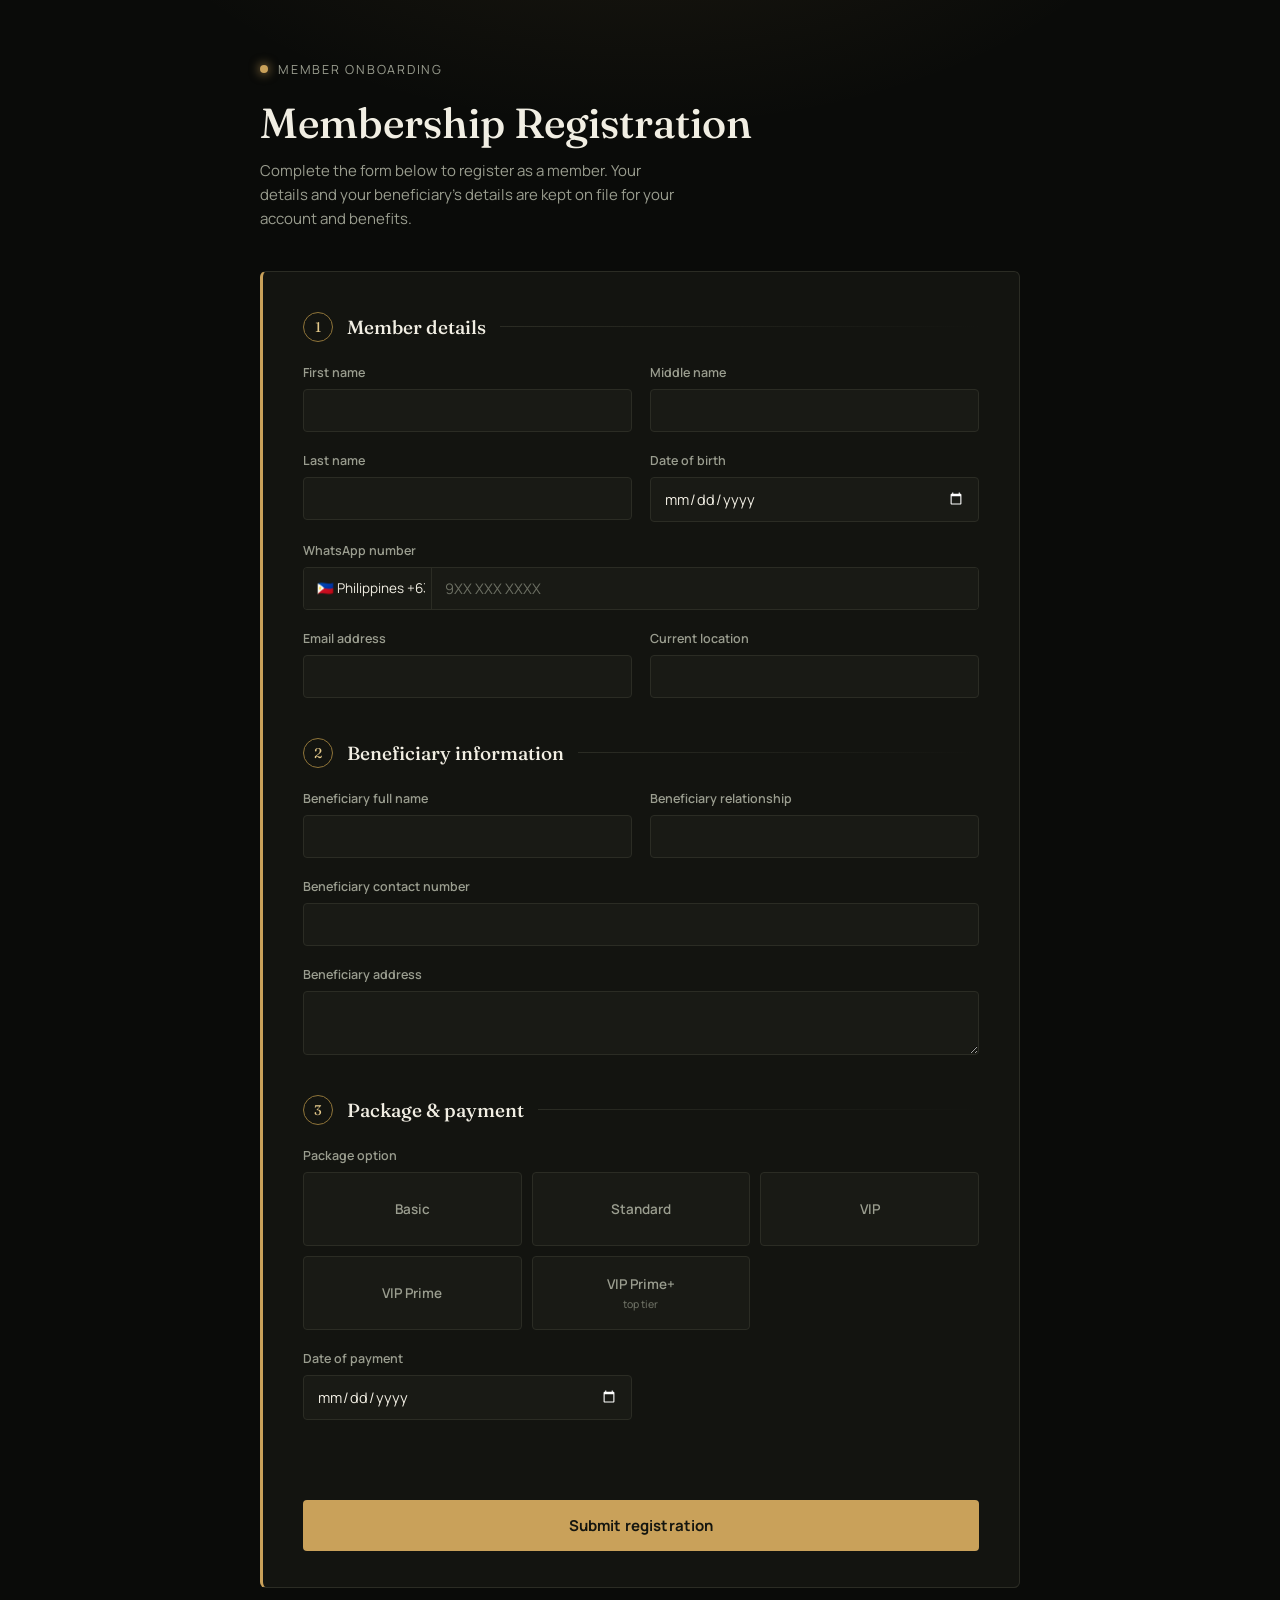
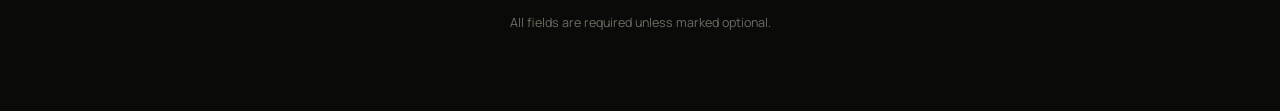
<file: member-registration-livatee-v3-full.html>
<!DOCTYPE html>
<html lang="en">
<head>
<meta charset="UTF-8">
<meta name="viewport" content="width=device-width, initial-scale=1.0">
<title>Membership Registration</title>
<link rel="preconnect" href="https://fonts.googleapis.com">
<link rel="preconnect" href="https://fonts.gstatic.com" crossorigin>
<link href="https://fonts.googleapis.com/css2?family=Fraunces:opsz,wght@9..144,400;9..144,500;9..144,600&family=Manrope:wght@400;500;600;700&display=swap" rel="stylesheet">
<style>
  :root {
    --bg: #0a0b09;
    --bg-glow: #14150f;
    --card: #131410;
    --card-raised: #191a15;
    --border: #2b2c24;
    --border-soft: #201f1a;
    --gold: #c9a15a;
    --gold-bright: #e4c98a;
    --gold-dim: #8f7439;
    --text: #f1eee3;
    --muted: #9a9d8f;
    --muted-dim: #6b6e62;
    --error: #d9765c;
    --radius: 6px;
  }
  * { box-sizing: border-box; }
  html, body { margin: 0; padding: 0; }
  body {
    font-family: 'Manrope', sans-serif;
    background:
      radial-gradient(ellipse 900px 500px at 50% -10%, rgba(201,161,90,0.10), transparent 60%),
      var(--bg);
    color: var(--text);
    min-height: 100vh;
    padding: 56px 20px 80px;
    -webkit-font-smoothing: antialiased;
  }
  .wrap { max-width: 760px; margin: 0 auto; }

  .masthead { margin-bottom: 40px; }
  .masthead .mark {
    display: inline-flex;
    align-items: center;
    gap: 10px;
    margin-bottom: 22px;
  }
  .mark .dot {
    width: 8px; height: 8px;
    background: var(--gold);
    border-radius: 50%;
    box-shadow: 0 0 10px 2px rgba(201,161,90,0.5);
  }
  .mark span {
    font-size: 12.5px;
    letter-spacing: 0.14em;
    color: var(--muted);
  }
  h1.title {
    font-family: 'Fraunces', serif;
    font-weight: 500;
    font-size: clamp(30px, 5vw, 42px);
    line-height: 1.12;
    margin: 0 0 12px;
    color: var(--text);
  }
  .masthead p {
    max-width: 46ch;
    margin: 0;
    color: var(--muted);
    font-size: 15px;
    line-height: 1.6;
  }

  .card {
    background: var(--card);
    border: 1px solid var(--border);
    border-left: 3px solid var(--gold);
    border-radius: var(--radius);
    padding: 40px 40px 36px;
  }

  .section { margin-bottom: 40px; }
  .section:last-of-type { margin-bottom: 0; }

  .section-head {
    display: flex;
    align-items: center;
    gap: 14px;
    margin-bottom: 22px;
  }
  .section-head .num {
    flex: none;
    width: 30px; height: 30px;
    border: 1px solid var(--gold-dim);
    border-radius: 50%;
    display: flex; align-items: center; justify-content: center;
    font-family: 'Fraunces', serif;
    font-size: 14px;
    color: var(--gold-bright);
  }
  .section-head h2 {
    font-family: 'Fraunces', serif;
    font-weight: 500;
    font-size: 19px;
    margin: 0;
    color: var(--text);
  }
  .section-head .rule {
    flex: 1;
    height: 1px;
    background: linear-gradient(to right, var(--border), transparent);
  }

  .grid {
    display: grid;
    grid-template-columns: 1fr 1fr;
    gap: 20px 18px;
  }
  .field { display: flex; flex-direction: column; min-width: 0; }
  .field.full { grid-column: 1 / -1; }

  label {
    font-size: 12.5px;
    font-weight: 600;
    color: var(--muted);
    margin-bottom: 8px;
  }

  input[type="text"], input[type="email"], input[type="date"], input[type="tel"], textarea, select {
    background: var(--card-raised);
    border: 1px solid var(--border);
    border-radius: 4px;
    color: var(--text);
    font-family: 'Manrope', sans-serif;
    font-size: 14.5px;
    padding: 11px 13px;
    width: 100%;
  }
  input::placeholder, textarea::placeholder { color: var(--muted-dim); }
  input:focus, textarea:focus, select:focus {
    outline: none;
    border-color: var(--gold);
    box-shadow: 0 0 0 3px rgba(201,161,90,0.14);
  }
  textarea { resize: vertical; min-height: 64px; }

  input[type="date"] { color-scheme: dark; }

  /* phone group */
  .phone-group {
    display: flex;
    border: 1px solid var(--border);
    border-radius: 4px;
    overflow: hidden;
    background: var(--card-raised);
  }
  .phone-group:focus-within {
    border-color: var(--gold);
    box-shadow: 0 0 0 3px rgba(201,161,90,0.14);
  }
  .phone-group select {
    border: none;
    border-right: 1px solid var(--border);
    border-radius: 0;
    width: 128px;
    flex: none;
    background: var(--card-raised);
    font-size: 13.5px;
    padding-right: 6px;
  }
  .phone-group select:focus { box-shadow: none; }
  .phone-group input {
    border: none;
    border-radius: 0;
    flex: 1;
    min-width: 0;
  }
  .phone-group input:focus { box-shadow: none; }

  select { appearance: none; -webkit-appearance: none;
    background-image: url("data:image/svg+xml;utf8,<svg xmlns='http://www.w3.org/2000/svg' width='10' height='6' viewBox='0 0 10 6'><path d='M0 0L5 6L10 0' fill='none' stroke='%239a9d8f' stroke-width='1.4'/></svg>");
    background-repeat: no-repeat;
    background-position: right 12px center;
    padding-right: 30px;
  }

  /* package tiers */
  .tiers {
    display: grid;
    grid-template-columns: repeat(3, 1fr);
    gap: 10px;
  }
  .tier { position: relative; }
  .tier input { position: absolute; opacity: 0; width: 0; height: 0; }
  .tier label {
    display: flex;
    flex-direction: column;
    justify-content: center;
    align-items: center;
    text-align: center;
    gap: 4px;
    height: 74px;
    margin: 0;
    border: 1px solid var(--border);
    border-radius: 4px;
    background: var(--card-raised);
    color: var(--muted);
    font-size: 13.5px;
    font-weight: 600;
    cursor: pointer;
    transition: border-color .12s ease, color .12s ease, background .12s ease;
  }
  .tier label .sub { font-size: 10.5px; font-weight: 500; color: var(--muted-dim); }
  .tier label:hover { border-color: var(--gold-dim); color: var(--text); }
  .tier input:checked + label {
    border-color: var(--gold);
    color: var(--gold-bright);
    background: linear-gradient(180deg, rgba(201,161,90,0.10), rgba(201,161,90,0.03));
    box-shadow: 0 0 0 1px var(--gold) inset;
  }
  .tier.top input:checked + label {
    box-shadow: 0 0 0 1px var(--gold) inset, 0 0 16px rgba(201,161,90,0.25);
  }

  button.submit {
    margin-top: 40px;
    width: 100%;
    padding: 15px;
    background: var(--gold);
    color: #14150f;
    border: none;
    border-radius: 4px;
    font-family: 'Manrope', sans-serif;
    font-size: 15px;
    font-weight: 700;
    letter-spacing: 0.01em;
    cursor: pointer;
    transition: background .12s ease;
  }
  button.submit:hover { background: var(--gold-bright); }

  #confirmation {
    display: none;
    margin-top: 18px;
    padding: 16px 18px;
    border-radius: 4px;
    background: rgba(201,161,90,0.08);
    border: 1px solid var(--gold-dim);
    color: var(--gold-bright);
    font-size: 13.5px;
    line-height: 1.6;
  }
  #confirmation strong { color: var(--text); }

  footer.note {
    text-align: center;
    margin-top: 26px;
    color: var(--muted-dim);
    font-size: 12.5px;
  }

  @media (max-width: 620px) {
    .grid { grid-template-columns: 1fr; }
    .tiers { grid-template-columns: repeat(2, 1fr); }
    .card { padding: 30px 22px; }
    .phone-group { flex-direction: column; }
    .phone-group select { width: 100%; border-right: none; border-bottom: 1px solid var(--border); }
  }
</style>
</head>
<body>
<div class="wrap">

  <div class="masthead">
    <div class="mark"><span class="dot"></span><span>MEMBER ONBOARDING</span></div>
    <h1 class="title">Membership Registration</h1>
    <p>Complete the form below to register as a member. Your details and your beneficiary's details are kept on file for your account and benefits.</p>
  </div>

  <div class="card">
    <form id="regForm">

      <div class="section">
        <div class="section-head"><span class="num">1</span><h2>Member details</h2><span class="rule"></span></div>
        <div class="grid">
          <div class="field">
            <label for="firstName">First name</label>
            <input type="text" id="firstName" required>
          </div>
          <div class="field">
            <label for="middleName">Middle name</label>
            <input type="text" id="middleName">
          </div>
          <div class="field">
            <label for="lastName">Last name</label>
            <input type="text" id="lastName" required>
          </div>
          <div class="field">
            <label for="dob">Date of birth</label>
            <input type="date" id="dob" required>
          </div>
          <div class="field full">
            <label for="whatsappNumber">WhatsApp number</label>
            <div class="phone-group">
              <select id="countryCode" aria-label="Country code"></select>
              <input type="tel" id="whatsappNumber" placeholder="9XX XXX XXXX" required>
            </div>
          </div>
          <div class="field">
            <label for="email">Email address</label>
            <input type="email" id="email" required>
          </div>
          <div class="field">
            <label for="location">Current location</label>
            <input type="text" id="location" required>
          </div>
        </div>
      </div>

      <div class="section">
        <div class="section-head"><span class="num">2</span><h2>Beneficiary information</h2><span class="rule"></span></div>
        <div class="grid">
          <div class="field">
            <label for="benName">Beneficiary full name</label>
            <input type="text" id="benName" required>
          </div>
          <div class="field">
            <label for="benRelationship">Beneficiary relationship</label>
            <input type="text" id="benRelationship" required>
          </div>
          <div class="field full">
            <label for="benContact">Beneficiary contact number</label>
            <input type="tel" id="benContact" required>
          </div>
          <div class="field full">
            <label for="benAddress">Beneficiary address</label>
            <textarea id="benAddress" required></textarea>
          </div>
        </div>
      </div>

      <div class="section">
        <div class="section-head"><span class="num">3</span><h2>Package &amp; payment</h2><span class="rule"></span></div>

        <div class="field full" style="margin-bottom: 20px;">
          <label>Package option</label>
          <div class="tiers">
            <div class="tier">
              <input type="radio" name="package" id="pkgBasic" value="Basic" required>
              <label for="pkgBasic">Basic</label>
            </div>
            <div class="tier">
              <input type="radio" name="package" id="pkgStandard" value="Standard">
              <label for="pkgStandard">Standard</label>
            </div>
            <div class="tier">
              <input type="radio" name="package" id="pkgVip" value="VIP">
              <label for="pkgVip">VIP</label>
            </div>
            <div class="tier">
              <input type="radio" name="package" id="pkgVipPrime" value="VIP Prime">
              <label for="pkgVipPrime">VIP Prime</label>
            </div>
            <div class="tier top">
              <input type="radio" name="package" id="pkgVipPrimePlus" value="VIP Prime+">
              <label for="pkgVipPrimePlus">VIP Prime+<span class="sub">top tier</span></label>
            </div>
          </div>
        </div>

        <div class="grid">
          <div class="field">
            <label for="paymentDate">Date of payment</label>
            <input type="date" id="paymentDate" required>
          </div>
        </div>
      </div>

      <div class="h-captcha" data-captcha="true" style="margin-bottom: 20px;"></div>

      <button type="submit" class="submit">Submit registration</button>
      <div id="confirmation"></div>
    </form>
  </div>

  <footer class="note">All fields are required unless marked optional.</footer>
</div>

<!-- hCaptcha spam protection (free, via Web3Forms) -->
<script src="https://web3forms.com/client/script.js" async defer></script>

<script>
  // [iso2, name, dial code]
  const countries = [
["AF","Afghanistan","93"],["AL","Albania","355"],["DZ","Algeria","213"],["AD","Andorra","376"],
["AO","Angola","244"],["AG","Antigua and Barbuda","1268"],["AR","Argentina","54"],["AM","Armenia","374"],
["AU","Australia","61"],["AT","Austria","43"],["AZ","Azerbaijan","994"],["BS","Bahamas","1242"],
["BH","Bahrain","973"],["BD","Bangladesh","880"],["BB","Barbados","1246"],["BY","Belarus","375"],
["BE","Belgium","32"],["BZ","Belize","501"],["BJ","Benin","229"],["BT","Bhutan","975"],
["BO","Bolivia","591"],["BA","Bosnia and Herzegovina","387"],["BW","Botswana","267"],["BR","Brazil","55"],
["BN","Brunei","673"],["BG","Bulgaria","359"],["BF","Burkina Faso","226"],["BI","Burundi","257"],
["KH","Cambodia","855"],["CM","Cameroon","237"],["CA","Canada","1"],["CV","Cape Verde","238"],
["CF","Central African Republic","236"],["TD","Chad","235"],["CL","Chile","56"],["CN","China","86"],
["CO","Colombia","57"],["KM","Comoros","269"],["CG","Congo (Brazzaville)","242"],["CD","Congo (DRC)","243"],
["CR","Costa Rica","506"],["HR","Croatia","385"],["CU","Cuba","53"],["CY","Cyprus","357"],
["CZ","Czech Republic","420"],["DK","Denmark","45"],["DJ","Djibouti","253"],["DM","Dominica","1767"],
["DO","Dominican Republic","1809"],["EC","Ecuador","593"],["EG","Egypt","20"],["SV","El Salvador","503"],
["GQ","Equatorial Guinea","240"],["ER","Eritrea","291"],["EE","Estonia","372"],["SZ","Eswatini","268"],
["ET","Ethiopia","251"],["FJ","Fiji","679"],["FI","Finland","358"],["FR","France","33"],
["GA","Gabon","241"],["GM","Gambia","220"],["GE","Georgia","995"],["DE","Germany","49"],
["GH","Ghana","233"],["GR","Greece","30"],["GD","Grenada","1473"],["GT","Guatemala","502"],
["GN","Guinea","224"],["GW","Guinea-Bissau","245"],["GY","Guyana","592"],["HT","Haiti","509"],
["HN","Honduras","504"],["HK","Hong Kong","852"],["HU","Hungary","36"],["IS","Iceland","354"],
["IN","India","91"],["ID","Indonesia","62"],["IR","Iran","98"],["IQ","Iraq","964"],
["IE","Ireland","353"],["IL","Israel","972"],["IT","Italy","39"],["CI","Ivory Coast","225"],
["JM","Jamaica","1876"],["JP","Japan","81"],["JO","Jordan","962"],["KZ","Kazakhstan","7"],
["KE","Kenya","254"],["KI","Kiribati","686"],["KW","Kuwait","965"],["KG","Kyrgyzstan","996"],
["LA","Laos","856"],["LV","Latvia","371"],["LB","Lebanon","961"],["LS","Lesotho","266"],
["LR","Liberia","231"],["LY","Libya","218"],["LI","Liechtenstein","423"],["LT","Lithuania","370"],
["LU","Luxembourg","352"],["MO","Macau","853"],["MG","Madagascar","261"],["MW","Malawi","265"],
["MY","Malaysia","60"],["MV","Maldives","960"],["ML","Mali","223"],["MT","Malta","356"],
["MH","Marshall Islands","692"],["MR","Mauritania","222"],["MU","Mauritius","230"],["MX","Mexico","52"],
["FM","Micronesia","691"],["MD","Moldova","373"],["MC","Monaco","377"],["MN","Mongolia","976"],
["ME","Montenegro","382"],["MA","Morocco","212"],["MZ","Mozambique","258"],["MM","Myanmar","95"],
["NA","Namibia","264"],["NR","Nauru","674"],["NP","Nepal","977"],["NL","Netherlands","31"],
["NZ","New Zealand","64"],["NI","Nicaragua","505"],["NE","Niger","227"],["NG","Nigeria","234"],
["KP","North Korea","850"],["MK","North Macedonia","389"],["NO","Norway","47"],["OM","Oman","968"],
["PK","Pakistan","92"],["PW","Palau","680"],["PS","Palestine","970"],["PA","Panama","507"],
["PG","Papua New Guinea","675"],["PY","Paraguay","595"],["PE","Peru","51"],["PH","Philippines","63"],
["PL","Poland","48"],["PT","Portugal","351"],["PR","Puerto Rico","1787"],["QA","Qatar","974"],
["RO","Romania","40"],["RU","Russia","7"],["RW","Rwanda","250"],["KN","Saint Kitts and Nevis","1869"],
["LC","Saint Lucia","1758"],["VC","Saint Vincent and the Grenadines","1784"],["WS","Samoa","685"],
["SM","San Marino","378"],["ST","Sao Tome and Principe","239"],["SA","Saudi Arabia","966"],
["SN","Senegal","221"],["RS","Serbia","381"],["SC","Seychelles","248"],["SL","Sierra Leone","232"],
["SG","Singapore","65"],["SK","Slovakia","421"],["SI","Slovenia","386"],["SB","Solomon Islands","677"],
["SO","Somalia","252"],["ZA","South Africa","27"],["KR","South Korea","82"],["SS","South Sudan","211"],
["ES","Spain","34"],["LK","Sri Lanka","94"],["SD","Sudan","249"],["SR","Suriname","597"],
["SE","Sweden","46"],["CH","Switzerland","41"],["SY","Syria","963"],["TW","Taiwan","886"],
["TJ","Tajikistan","992"],["TZ","Tanzania","255"],["TH","Thailand","66"],["TL","Timor-Leste","670"],
["TG","Togo","228"],["TO","Tonga","676"],["TT","Trinidad and Tobago","1868"],["TN","Tunisia","216"],
["TR","Turkey","90"],["TM","Turkmenistan","993"],["TV","Tuvalu","688"],["UG","Uganda","256"],
["UA","Ukraine","380"],["AE","United Arab Emirates","971"],["GB","United Kingdom","44"],
["US","United States","1"],["UY","Uruguay","598"],["UZ","Uzbekistan","998"],["VU","Vanuatu","678"],
["VA","Vatican City","379"],["VE","Venezuela","58"],["VN","Vietnam","84"],["YE","Yemen","967"],
["ZM","Zambia","260"],["ZW","Zimbabwe","263"]
  ];

  function flagEmoji(iso2) {
    return String.fromCodePoint(...[...iso2.toUpperCase()].map(c => 127397 + c.charCodeAt(0)));
  }

  const select = document.getElementById('countryCode');
  countries.forEach(([iso2, name, dial]) => {
    const opt = document.createElement('option');
    opt.value = dial;
    opt.dataset.iso = iso2;
    opt.textContent = `${flagEmoji(iso2)} ${name} +${dial}`;
    if (iso2 === 'PH') opt.selected = true;
    select.appendChild(opt);
  });

  // ---- Web3Forms setup ----
  // 1. Go to https://web3forms.com, enter josh.aldea@outlook.com, and get a free Access Key.
  // 2. Paste that key below, replacing "YOUR_ACCESS_KEY_HERE".
  const WEB3FORMS_ACCESS_KEY = "4d484236-e8c4-4e3f-8354-c5b3d680254d";

  document.getElementById('regForm').addEventListener('submit', async function (e) {
    e.preventDefault();

    const hCaptchaField = document.querySelector('textarea[name="h-captcha-response"]');
    const hCaptchaValue = hCaptchaField ? hCaptchaField.value : '';
    if (!hCaptchaValue) {
      alert('Please complete the "I am human" checkbox before submitting.');
      return;
    }

    const pkg = document.querySelector('input[name="package"]:checked');
    const dial = select.value;
    const number = document.getElementById('whatsappNumber').value;
    const first = document.getElementById('firstName').value;
    const last = document.getElementById('lastName').value;

    const box = document.getElementById('confirmation');
    const submitBtn = document.querySelector('.submit');

    const payload = {
      access_key: WEB3FORMS_ACCESS_KEY,
      subject: "New Membership Registration — " + first + " " + last,
      from_name: "Livatee Membership Form",
      "First name": first,
      "Middle name": document.getElementById('middleName').value,
      "Last name": last,
      "Date of birth": document.getElementById('dob').value,
      "WhatsApp number": '+' + dial + ' ' + number,
      "Email address": document.getElementById('email').value,
      "Current location": document.getElementById('location').value,
      "Beneficiary full name": document.getElementById('benName').value,
      "Beneficiary relationship": document.getElementById('benRelationship').value,
      "Beneficiary contact number": document.getElementById('benContact').value,
      "Beneficiary address": document.getElementById('benAddress').value,
      "Package option": pkg ? pkg.value : "",
      "Date of payment": document.getElementById('paymentDate').value,
      "h-captcha-response": hCaptchaValue
    };

    submitBtn.disabled = true;
    submitBtn.textContent = "Submitting...";

    try {
      const response = await fetch("https://api.web3forms.com/submit", {
        method: "POST",
        headers: {
          "Content-Type": "application/json",
          "Accept": "application/json"
        },
        body: JSON.stringify(payload)
      });
      const result = await response.json();

      box.style.display = 'block';
      if (result.success) {
        box.innerHTML =
          '<strong>Registration submitted.</strong><br>' +
          first + ' ' + last + ' — WhatsApp +' + dial + ' ' + number +
          (pkg ? ' — ' + pkg.value + ' package.' : '.') +
          '<br>Thank you — we\'ve received your details.';
        document.getElementById('regForm').reset();
      } else {
        box.innerHTML = '<strong>Something went wrong.</strong><br>Please try again, or contact us directly.';
      }
    } catch (err) {
      box.style.display = 'block';
      box.innerHTML = '<strong>Network error.</strong><br>Please check your connection and try again.';
    } finally {
      submitBtn.disabled = false;
      submitBtn.textContent = "Submit registration";
    }
  });
</script>
</body>
</html>
</file>
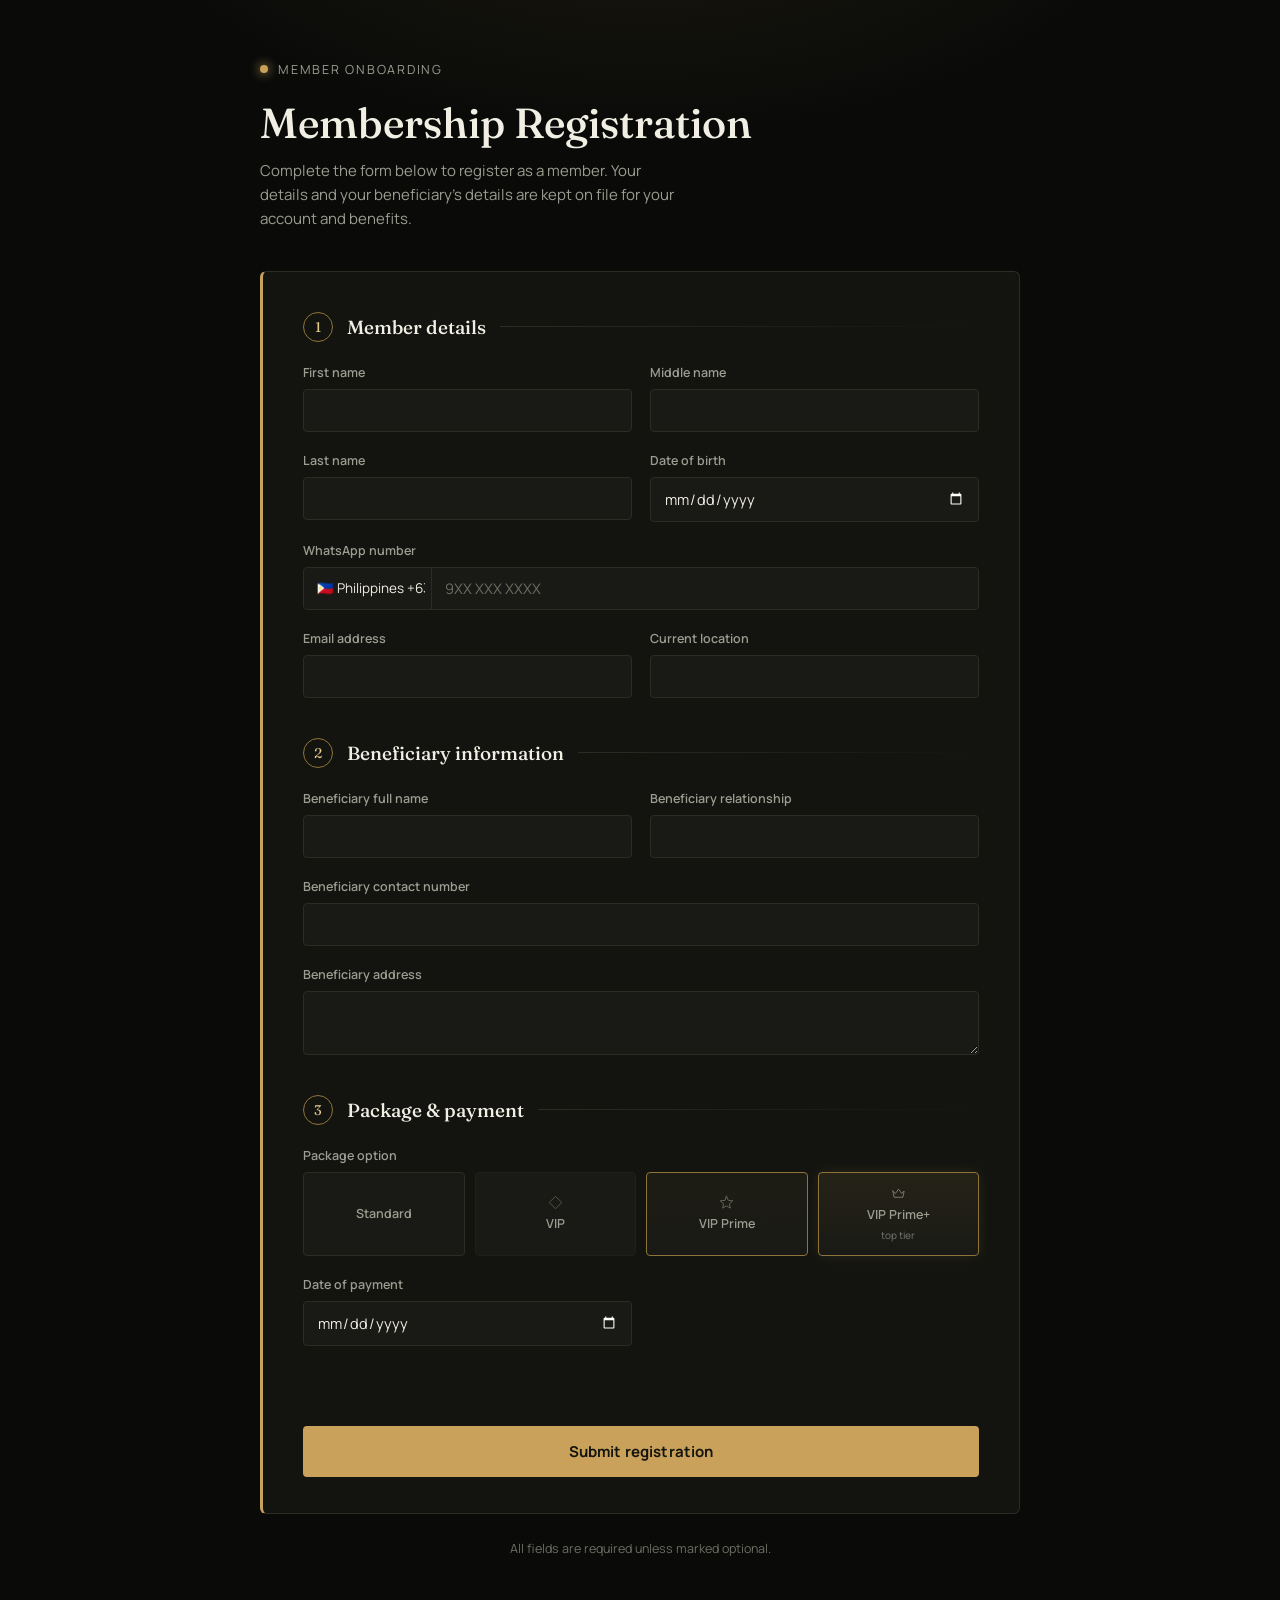
<file: member-registration-livatee-v4.html>
<!DOCTYPE html>
<html lang="en">
<head>
<meta charset="UTF-8">
<meta name="viewport" content="width=device-width, initial-scale=1.0">
<title>Membership Registration</title>
<link rel="preconnect" href="https://fonts.googleapis.com">
<link rel="preconnect" href="https://fonts.gstatic.com" crossorigin>
<link href="https://fonts.googleapis.com/css2?family=Fraunces:opsz,wght@9..144,400;9..144,500;9..144,600&family=Manrope:wght@400;500;600;700&display=swap" rel="stylesheet">
<style>
  :root {
    --bg: #0a0b09;
    --bg-glow: #14150f;
    --card: #131410;
    --card-raised: #191a15;
    --border: #2b2c24;
    --border-soft: #201f1a;
    --gold: #c9a15a;
    --gold-bright: #e4c98a;
    --gold-dim: #8f7439;
    --text: #f1eee3;
    --muted: #9a9d8f;
    --muted-dim: #6b6e62;
    --error: #d9765c;
    --radius: 6px;
  }
  * { box-sizing: border-box; }
  html, body { margin: 0; padding: 0; }
  body {
    font-family: 'Manrope', sans-serif;
    background:
      radial-gradient(ellipse 900px 500px at 50% -10%, rgba(201,161,90,0.10), transparent 60%),
      var(--bg);
    color: var(--text);
    min-height: 100vh;
    padding: 56px 20px 80px;
    -webkit-font-smoothing: antialiased;
  }
  .wrap { max-width: 760px; margin: 0 auto; }

  .masthead { margin-bottom: 40px; }
  .masthead .mark {
    display: inline-flex;
    align-items: center;
    gap: 10px;
    margin-bottom: 22px;
  }
  .mark .dot {
    width: 8px; height: 8px;
    background: var(--gold);
    border-radius: 50%;
    box-shadow: 0 0 10px 2px rgba(201,161,90,0.5);
  }
  .mark span {
    font-size: 12.5px;
    letter-spacing: 0.14em;
    color: var(--muted);
  }
  h1.title {
    font-family: 'Fraunces', serif;
    font-weight: 500;
    font-size: clamp(30px, 5vw, 42px);
    line-height: 1.12;
    margin: 0 0 12px;
    color: var(--text);
  }
  .masthead p {
    max-width: 46ch;
    margin: 0;
    color: var(--muted);
    font-size: 15px;
    line-height: 1.6;
  }

  .card {
    background: var(--card);
    border: 1px solid var(--border);
    border-left: 3px solid var(--gold);
    border-radius: var(--radius);
    padding: 40px 40px 36px;
  }

  .section { margin-bottom: 40px; }
  .section:last-of-type { margin-bottom: 0; }

  .section-head {
    display: flex;
    align-items: center;
    gap: 14px;
    margin-bottom: 22px;
  }
  .section-head .num {
    flex: none;
    width: 30px; height: 30px;
    border: 1px solid var(--gold-dim);
    border-radius: 50%;
    display: flex; align-items: center; justify-content: center;
    font-family: 'Fraunces', serif;
    font-size: 14px;
    color: var(--gold-bright);
  }
  .section-head h2 {
    font-family: 'Fraunces', serif;
    font-weight: 500;
    font-size: 19px;
    margin: 0;
    color: var(--text);
  }
  .section-head .rule {
    flex: 1;
    height: 1px;
    background: linear-gradient(to right, var(--border), transparent);
  }

  .grid {
    display: grid;
    grid-template-columns: 1fr 1fr;
    gap: 20px 18px;
  }
  .field { display: flex; flex-direction: column; min-width: 0; }
  .field.full { grid-column: 1 / -1; }

  label {
    font-size: 12.5px;
    font-weight: 600;
    color: var(--muted);
    margin-bottom: 8px;
  }

  input[type="text"], input[type="email"], input[type="date"], input[type="tel"], textarea, select {
    background: var(--card-raised);
    border: 1px solid var(--border);
    border-radius: 4px;
    color: var(--text);
    font-family: 'Manrope', sans-serif;
    font-size: 14.5px;
    padding: 11px 13px;
    width: 100%;
  }
  input::placeholder, textarea::placeholder { color: var(--muted-dim); }
  input:focus, textarea:focus, select:focus {
    outline: none;
    border-color: var(--gold);
    box-shadow: 0 0 0 3px rgba(201,161,90,0.14);
  }
  textarea { resize: vertical; min-height: 64px; }

  input[type="date"] { color-scheme: dark; }

  /* phone group */
  .phone-group {
    display: flex;
    border: 1px solid var(--border);
    border-radius: 4px;
    overflow: hidden;
    background: var(--card-raised);
  }
  .phone-group:focus-within {
    border-color: var(--gold);
    box-shadow: 0 0 0 3px rgba(201,161,90,0.14);
  }
  .phone-group select {
    border: none;
    border-right: 1px solid var(--border);
    border-radius: 0;
    width: 128px;
    flex: none;
    background: var(--card-raised);
    font-size: 13.5px;
    padding-right: 6px;
  }
  .phone-group select:focus { box-shadow: none; }
  .phone-group input {
    border: none;
    border-radius: 0;
    flex: 1;
    min-width: 0;
  }
  .phone-group input:focus { box-shadow: none; }

  select { appearance: none; -webkit-appearance: none;
    background-image: url("data:image/svg+xml;utf8,<svg xmlns='http://www.w3.org/2000/svg' width='10' height='6' viewBox='0 0 10 6'><path d='M0 0L5 6L10 0' fill='none' stroke='%239a9d8f' stroke-width='1.4'/></svg>");
    background-repeat: no-repeat;
    background-position: right 12px center;
    padding-right: 30px;
  }

  /* package tiers — each step up reads visibly more premium than the last */
  .tiers {
    display: grid;
    grid-template-columns: repeat(4, 1fr);
    gap: 10px;
  }
  .tier { position: relative; }
  .tier input { position: absolute; opacity: 0; width: 0; height: 0; }
  .tier label {
    position: relative;
    display: flex;
    flex-direction: column;
    justify-content: center;
    align-items: center;
    text-align: center;
    gap: 5px;
    height: 84px;
    margin: 0;
    border: 1px solid var(--border);
    border-radius: 4px;
    background: var(--card-raised);
    color: var(--muted);
    font-size: 12.5px;
    font-weight: 600;
    cursor: pointer;
    transition: border-color .15s ease, color .15s ease, background .15s ease, box-shadow .25s ease, transform .15s ease;
  }
  .tier label > * { position: relative; z-index: 1; }
  .tier label .ic { width: 15px; height: 15px; opacity: .45; transition: opacity .15s ease; }
  .tier label .sub { font-size: 10px; font-weight: 500; color: var(--muted-dim); }

  /* Standard — the quiet baseline everything else is measured against */
  .tier-standard label:hover { border-color: var(--gold-dim); color: var(--text); }
  .tier-standard input:checked + label {
    border-color: var(--gold);
    color: var(--gold-bright);
    background: linear-gradient(180deg, rgba(201,161,90,0.10), rgba(201,161,90,0.03));
    box-shadow: 0 0 0 1px var(--gold) inset;
  }

  /* VIP — a step warmer at rest, gold glow when picked */
  .tier-vip label { border-color: var(--border-soft); }
  .tier-vip label:hover { border-color: var(--gold-dim); color: var(--text); }
  .tier-vip label:hover .ic { opacity: .8; }
  .tier-vip input:checked + label {
    border-color: var(--gold);
    color: var(--gold-bright);
    background: linear-gradient(180deg, rgba(201,161,90,0.15), rgba(201,161,90,0.04));
    box-shadow: 0 0 0 1px var(--gold) inset, 0 0 10px rgba(201,161,90,0.2);
  }
  .tier-vip input:checked + label .ic { opacity: 1; }

  /* VIP Prime — already lit at rest, lifts and glows brighter when picked */
  .tier-prime label {
    border-color: var(--gold-dim);
    background: linear-gradient(180deg, rgba(201,161,90,0.06), var(--card-raised));
  }
  .tier-prime label:hover { border-color: var(--gold); color: var(--text); }
  .tier-prime label .ic { opacity: .6; }
  .tier-prime label:hover .ic { opacity: 1; }
  .tier-prime input:checked + label {
    border-color: var(--gold-bright);
    color: var(--gold-bright);
    background: linear-gradient(180deg, rgba(201,161,90,0.22), rgba(201,161,90,0.05));
    box-shadow: 0 0 0 1px var(--gold) inset, 0 0 20px rgba(201,161,90,0.32);
    transform: translateY(-1px);
  }
  .tier-prime input:checked + label .ic { opacity: 1; }

  /* VIP Prime+ — the top of the ladder: persistent glow, a sweep of light, always a little raised */
  .tier-primeplus label {
    overflow: hidden;
    border-color: var(--gold-dim);
    background: linear-gradient(180deg, rgba(201,161,90,0.1), var(--card-raised));
    box-shadow: 0 0 14px rgba(201,161,90,0.12);
  }
  .tier-primeplus label::before {
    content: "";
    position: absolute;
    inset: 0;
    z-index: 0;
    background: linear-gradient(115deg, transparent 40%, rgba(228,201,138,0.4) 50%, transparent 60%);
    transform: translateX(-130%);
    transition: transform .7s ease;
  }
  .tier-primeplus label:hover::before,
  .tier-primeplus input:checked + label::before { transform: translateX(130%); }
  .tier-primeplus label:hover { border-color: var(--gold); color: var(--text); transform: translateY(-1px); }
  .tier-primeplus label .ic { opacity: .75; }
  .tier-primeplus input:checked + label {
    border-color: var(--gold-bright);
    color: var(--gold-bright);
    background: linear-gradient(180deg, rgba(201,161,90,0.28), rgba(201,161,90,0.06));
    box-shadow: 0 0 0 1px var(--gold-bright) inset, 0 0 30px rgba(201,161,90,0.48);
    transform: translateY(-2px);
  }

  button.submit {
    margin-top: 40px;
    width: 100%;
    padding: 15px;
    background: var(--gold);
    color: #14150f;
    border: none;
    border-radius: 4px;
    font-family: 'Manrope', sans-serif;
    font-size: 15px;
    font-weight: 700;
    letter-spacing: 0.01em;
    cursor: pointer;
    transition: background .12s ease;
  }
  button.submit:hover { background: var(--gold-bright); }

  #confirmation {
    display: none;
    margin-top: 18px;
    padding: 16px 18px;
    border-radius: 4px;
    background: rgba(201,161,90,0.08);
    border: 1px solid var(--gold-dim);
    color: var(--gold-bright);
    font-size: 13.5px;
    line-height: 1.6;
  }
  #confirmation strong { color: var(--text); }

  footer.note {
    text-align: center;
    margin-top: 26px;
    color: var(--muted-dim);
    font-size: 12.5px;
  }

  @media (max-width: 620px) {
    .grid { grid-template-columns: 1fr; }
    .tiers { grid-template-columns: repeat(2, 1fr); }
    .card { padding: 30px 22px; }
    .phone-group { flex-direction: column; }
    .phone-group select { width: 100%; border-right: none; border-bottom: 1px solid var(--border); }
  }
</style>
</head>
<body>
<div class="wrap">

  <div class="masthead">
    <div class="mark"><span class="dot"></span><span>MEMBER ONBOARDING</span></div>
    <h1 class="title">Membership Registration</h1>
    <p>Complete the form below to register as a member. Your details and your beneficiary's details are kept on file for your account and benefits.</p>
  </div>

  <div class="card">
    <form id="regForm">

      <div class="section">
        <div class="section-head"><span class="num">1</span><h2>Member details</h2><span class="rule"></span></div>
        <div class="grid">
          <div class="field">
            <label for="firstName">First name</label>
            <input type="text" id="firstName" required>
          </div>
          <div class="field">
            <label for="middleName">Middle name</label>
            <input type="text" id="middleName">
          </div>
          <div class="field">
            <label for="lastName">Last name</label>
            <input type="text" id="lastName" required>
          </div>
          <div class="field">
            <label for="dob">Date of birth</label>
            <input type="date" id="dob" required>
          </div>
          <div class="field full">
            <label for="whatsappNumber">WhatsApp number</label>
            <div class="phone-group">
              <select id="countryCode" aria-label="Country code"></select>
              <input type="tel" id="whatsappNumber" placeholder="9XX XXX XXXX" required>
            </div>
          </div>
          <div class="field">
            <label for="email">Email address</label>
            <input type="email" id="email" required>
          </div>
          <div class="field">
            <label for="location">Current location</label>
            <input type="text" id="location" required>
          </div>
        </div>
      </div>

      <div class="section">
        <div class="section-head"><span class="num">2</span><h2>Beneficiary information</h2><span class="rule"></span></div>
        <div class="grid">
          <div class="field">
            <label for="benName">Beneficiary full name</label>
            <input type="text" id="benName" required>
          </div>
          <div class="field">
            <label for="benRelationship">Beneficiary relationship</label>
            <input type="text" id="benRelationship" required>
          </div>
          <div class="field full">
            <label for="benContact">Beneficiary contact number</label>
            <input type="tel" id="benContact" required>
          </div>
          <div class="field full">
            <label for="benAddress">Beneficiary address</label>
            <textarea id="benAddress" required></textarea>
          </div>
        </div>
      </div>

      <div class="section">
        <div class="section-head"><span class="num">3</span><h2>Package &amp; payment</h2><span class="rule"></span></div>

        <div class="field full" style="margin-bottom: 20px;">
          <label>Package option</label>
          <div class="tiers">
            <div class="tier tier-standard">
              <input type="radio" name="package" id="pkgStandard" value="Standard" required>
              <label for="pkgStandard">Standard</label>
            </div>
            <div class="tier tier-vip">
              <input type="radio" name="package" id="pkgVip" value="VIP">
              <label for="pkgVip">
                <svg class="ic" viewBox="0 0 24 24" fill="none" stroke="currentColor" stroke-width="1.6" stroke-linejoin="round"><path d="M12 2L22 12L12 22L2 12Z"/></svg>
                VIP
              </label>
            </div>
            <div class="tier tier-prime">
              <input type="radio" name="package" id="pkgVipPrime" value="VIP Prime">
              <label for="pkgVipPrime">
                <svg class="ic" viewBox="0 0 24 24" fill="none" stroke="currentColor" stroke-width="1.5" stroke-linejoin="round" stroke-linecap="round"><path d="M12 2L14.9 8.6L22 9.3L16.7 14L18.2 21L12 17.3L5.8 21L7.3 14L2 9.3L9.1 8.6Z"/></svg>
                VIP Prime
              </label>
            </div>
            <div class="tier tier-primeplus">
              <input type="radio" name="package" id="pkgVipPrimePlus" value="VIP Prime+">
              <label for="pkgVipPrimePlus">
                <svg class="ic" viewBox="0 0 24 24" fill="none" stroke="currentColor" stroke-width="1.5" stroke-linejoin="round" stroke-linecap="round"><path d="M3 8L7 12L12 5L17 12L21 8L19 18H5L3 8Z"/></svg>
                VIP Prime+<span class="sub">top tier</span>
              </label>
            </div>
          </div>
        </div>

        <div class="grid">
          <div class="field">
            <label for="paymentDate">Date of payment</label>
            <input type="date" id="paymentDate" required>
          </div>
        </div>
      </div>

      <button type="submit" class="submit">Submit registration</button>
      <div id="confirmation"></div>
    </form>
  </div>

  <footer class="note">All fields are required unless marked optional.</footer>
</div>

<script>
  // [iso2, name, dial code]
  const countries = [
["AF","Afghanistan","93"],["AL","Albania","355"],["DZ","Algeria","213"],["AD","Andorra","376"],
["AO","Angola","244"],["AG","Antigua and Barbuda","1268"],["AR","Argentina","54"],["AM","Armenia","374"],
["AU","Australia","61"],["AT","Austria","43"],["AZ","Azerbaijan","994"],["BS","Bahamas","1242"],
["BH","Bahrain","973"],["BD","Bangladesh","880"],["BB","Barbados","1246"],["BY","Belarus","375"],
["BE","Belgium","32"],["BZ","Belize","501"],["BJ","Benin","229"],["BT","Bhutan","975"],
["BO","Bolivia","591"],["BA","Bosnia and Herzegovina","387"],["BW","Botswana","267"],["BR","Brazil","55"],
["BN","Brunei","673"],["BG","Bulgaria","359"],["BF","Burkina Faso","226"],["BI","Burundi","257"],
["KH","Cambodia","855"],["CM","Cameroon","237"],["CA","Canada","1"],["CV","Cape Verde","238"],
["CF","Central African Republic","236"],["TD","Chad","235"],["CL","Chile","56"],["CN","China","86"],
["CO","Colombia","57"],["KM","Comoros","269"],["CG","Congo (Brazzaville)","242"],["CD","Congo (DRC)","243"],
["CR","Costa Rica","506"],["HR","Croatia","385"],["CU","Cuba","53"],["CY","Cyprus","357"],
["CZ","Czech Republic","420"],["DK","Denmark","45"],["DJ","Djibouti","253"],["DM","Dominica","1767"],
["DO","Dominican Republic","1809"],["EC","Ecuador","593"],["EG","Egypt","20"],["SV","El Salvador","503"],
["GQ","Equatorial Guinea","240"],["ER","Eritrea","291"],["EE","Estonia","372"],["SZ","Eswatini","268"],
["ET","Ethiopia","251"],["FJ","Fiji","679"],["FI","Finland","358"],["FR","France","33"],
["GA","Gabon","241"],["GM","Gambia","220"],["GE","Georgia","995"],["DE","Germany","49"],
["GH","Ghana","233"],["GR","Greece","30"],["GD","Grenada","1473"],["GT","Guatemala","502"],
["GN","Guinea","224"],["GW","Guinea-Bissau","245"],["GY","Guyana","592"],["HT","Haiti","509"],
["HN","Honduras","504"],["HK","Hong Kong","852"],["HU","Hungary","36"],["IS","Iceland","354"],
["IN","India","91"],["ID","Indonesia","62"],["IR","Iran","98"],["IQ","Iraq","964"],
["IE","Ireland","353"],["IL","Israel","972"],["IT","Italy","39"],["CI","Ivory Coast","225"],
["JM","Jamaica","1876"],["JP","Japan","81"],["JO","Jordan","962"],["KZ","Kazakhstan","7"],
["KE","Kenya","254"],["KI","Kiribati","686"],["KW","Kuwait","965"],["KG","Kyrgyzstan","996"],
["LA","Laos","856"],["LV","Latvia","371"],["LB","Lebanon","961"],["LS","Lesotho","266"],
["LR","Liberia","231"],["LY","Libya","218"],["LI","Liechtenstein","423"],["LT","Lithuania","370"],
["LU","Luxembourg","352"],["MO","Macau","853"],["MG","Madagascar","261"],["MW","Malawi","265"],
["MY","Malaysia","60"],["MV","Maldives","960"],["ML","Mali","223"],["MT","Malta","356"],
["MH","Marshall Islands","692"],["MR","Mauritania","222"],["MU","Mauritius","230"],["MX","Mexico","52"],
["FM","Micronesia","691"],["MD","Moldova","373"],["MC","Monaco","377"],["MN","Mongolia","976"],
["ME","Montenegro","382"],["MA","Morocco","212"],["MZ","Mozambique","258"],["MM","Myanmar","95"],
["NA","Namibia","264"],["NR","Nauru","674"],["NP","Nepal","977"],["NL","Netherlands","31"],
["NZ","New Zealand","64"],["NI","Nicaragua","505"],["NE","Niger","227"],["NG","Nigeria","234"],
["KP","North Korea","850"],["MK","North Macedonia","389"],["NO","Norway","47"],["OM","Oman","968"],
["PK","Pakistan","92"],["PW","Palau","680"],["PS","Palestine","970"],["PA","Panama","507"],
["PG","Papua New Guinea","675"],["PY","Paraguay","595"],["PE","Peru","51"],["PH","Philippines","63"],
["PL","Poland","48"],["PT","Portugal","351"],["PR","Puerto Rico","1787"],["QA","Qatar","974"],
["RO","Romania","40"],["RU","Russia","7"],["RW","Rwanda","250"],["KN","Saint Kitts and Nevis","1869"],
["LC","Saint Lucia","1758"],["VC","Saint Vincent and the Grenadines","1784"],["WS","Samoa","685"],
["SM","San Marino","378"],["ST","Sao Tome and Principe","239"],["SA","Saudi Arabia","966"],
["SN","Senegal","221"],["RS","Serbia","381"],["SC","Seychelles","248"],["SL","Sierra Leone","232"],
["SG","Singapore","65"],["SK","Slovakia","421"],["SI","Slovenia","386"],["SB","Solomon Islands","677"],
["SO","Somalia","252"],["ZA","South Africa","27"],["KR","South Korea","82"],["SS","South Sudan","211"],
["ES","Spain","34"],["LK","Sri Lanka","94"],["SD","Sudan","249"],["SR","Suriname","597"],
["SE","Sweden","46"],["CH","Switzerland","41"],["SY","Syria","963"],["TW","Taiwan","886"],
["TJ","Tajikistan","992"],["TZ","Tanzania","255"],["TH","Thailand","66"],["TL","Timor-Leste","670"],
["TG","Togo","228"],["TO","Tonga","676"],["TT","Trinidad and Tobago","1868"],["TN","Tunisia","216"],
["TR","Turkey","90"],["TM","Turkmenistan","993"],["TV","Tuvalu","688"],["UG","Uganda","256"],
["UA","Ukraine","380"],["AE","United Arab Emirates","971"],["GB","United Kingdom","44"],
["US","United States","1"],["UY","Uruguay","598"],["UZ","Uzbekistan","998"],["VU","Vanuatu","678"],
["VA","Vatican City","379"],["VE","Venezuela","58"],["VN","Vietnam","84"],["YE","Yemen","967"],
["ZM","Zambia","260"],["ZW","Zimbabwe","263"]
  ];

  function flagEmoji(iso2) {
    return String.fromCodePoint(...[...iso2.toUpperCase()].map(c => 127397 + c.charCodeAt(0)));
  }

  const select = document.getElementById('countryCode');
  countries.forEach(([iso2, name, dial]) => {
    const opt = document.createElement('option');
    opt.value = dial;
    opt.dataset.iso = iso2;
    opt.textContent = `${flagEmoji(iso2)} ${name} +${dial}`;
    if (iso2 === 'PH') opt.selected = true;
    select.appendChild(opt);
  });

  // ---- Web3Forms setup ----
  // 1. Go to https://web3forms.com, enter josh.aldea@outlook.com, and get a free Access Key.
  // 2. Paste that key below, replacing "YOUR_ACCESS_KEY_HERE".
  const WEB3FORMS_ACCESS_KEY = "4d484236-e8c4-4e3f-8354-c5b3d680254d";

  document.getElementById('regForm').addEventListener('submit', async function (e) {
    e.preventDefault();

    const pkg = document.querySelector('input[name="package"]:checked');
    const dial = select.value;
    const number = document.getElementById('whatsappNumber').value;
    const first = document.getElementById('firstName').value;
    const last = document.getElementById('lastName').value;

    const box = document.getElementById('confirmation');
    const submitBtn = document.querySelector('.submit');

    const payload = {
      access_key: WEB3FORMS_ACCESS_KEY,
      subject: "New Membership Registration — " + first + " " + last,
      from_name: "Livatee Membership Form",
      "First name": first,
      "Middle name": document.getElementById('middleName').value,
      "Last name": last,
      "Date of birth": document.getElementById('dob').value,
      "WhatsApp number": '+' + dial + ' ' + number,
      "Email address": document.getElementById('email').value,
      "Current location": document.getElementById('location').value,
      "Beneficiary full name": document.getElementById('benName').value,
      "Beneficiary relationship": document.getElementById('benRelationship').value,
      "Beneficiary contact number": document.getElementById('benContact').value,
      "Beneficiary address": document.getElementById('benAddress').value,
      "Package option": pkg ? pkg.value : "",
      "Date of payment": document.getElementById('paymentDate').value
    };

    submitBtn.disabled = true;
    submitBtn.textContent = "Submitting...";

    try {
      const response = await fetch("https://api.web3forms.com/submit", {
        method: "POST",
        headers: {
          "Content-Type": "application/json",
          "Accept": "application/json"
        },
        body: JSON.stringify(payload)
      });
      const result = await response.json();

      box.style.display = 'block';
      if (result.success) {
        box.innerHTML =
          '<strong>Registration submitted.</strong><br>' +
          first + ' ' + last + ' — WhatsApp +' + dial + ' ' + number +
          (pkg ? ' — ' + pkg.value + ' package.' : '.') +
          '<br>Thank you — we\'ve received your details.';
        document.getElementById('regForm').reset();
      } else {
        box.innerHTML = '<strong>Something went wrong.</strong><br>Please try again, or contact us directly.';
      }
    } catch (err) {
      box.style.display = 'block';
      box.innerHTML = '<strong>Network error.</strong><br>Please check your connection and try again.';
    } finally {
      submitBtn.disabled = false;
      submitBtn.textContent = "Submit registration";
    }
  });
</script>
</body>
</html>
</file>
